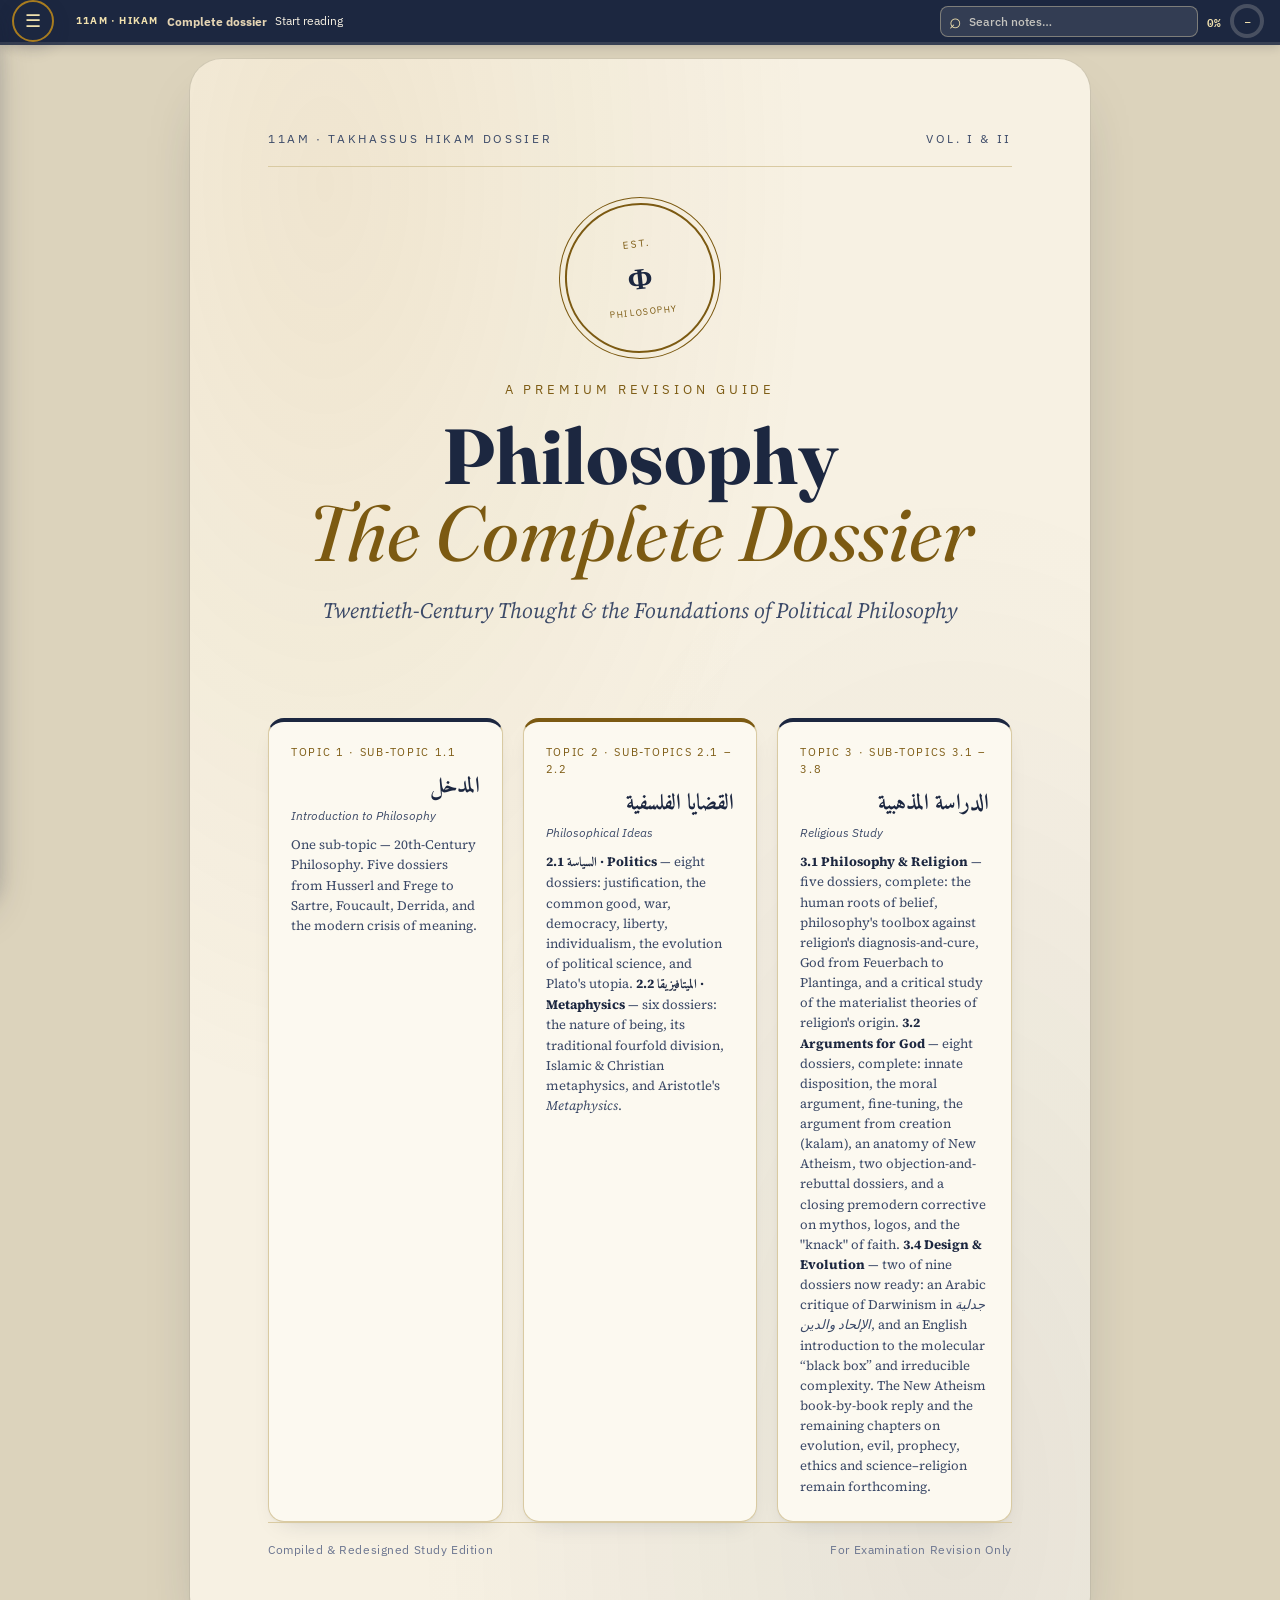
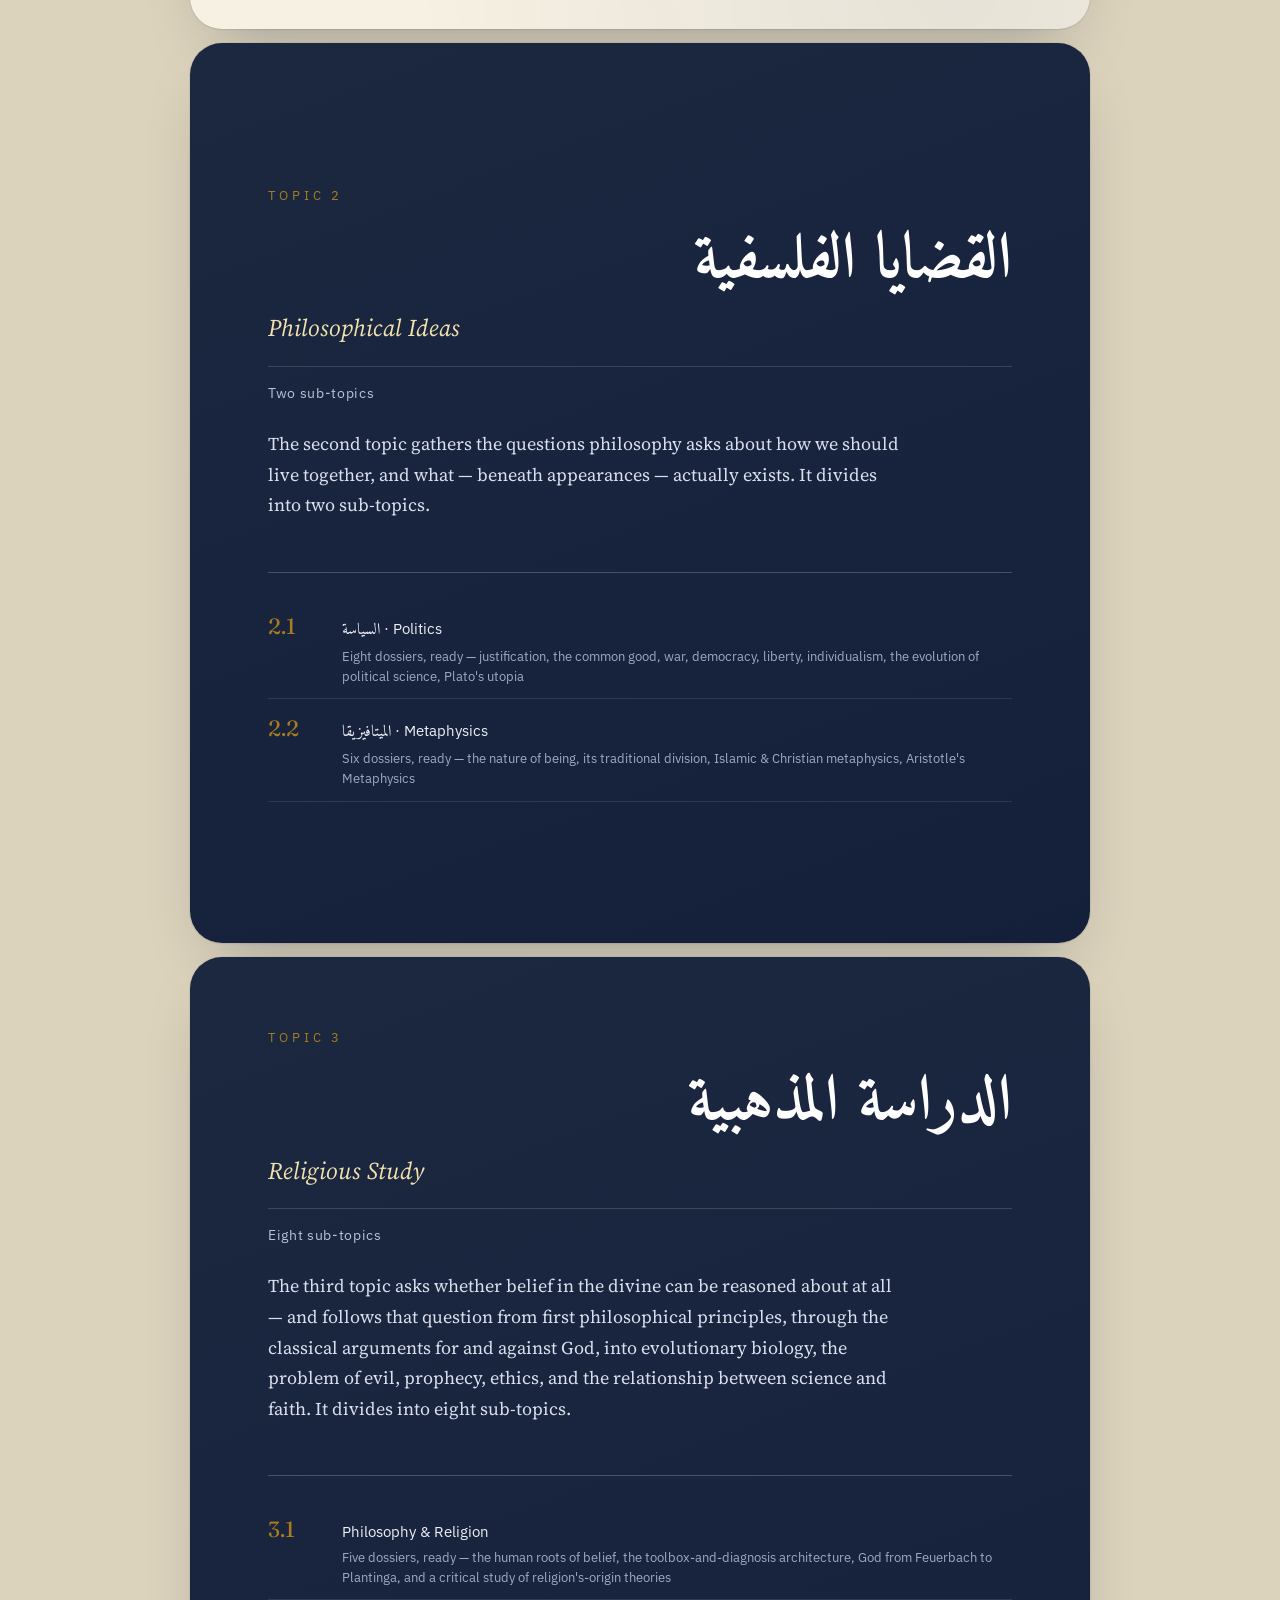
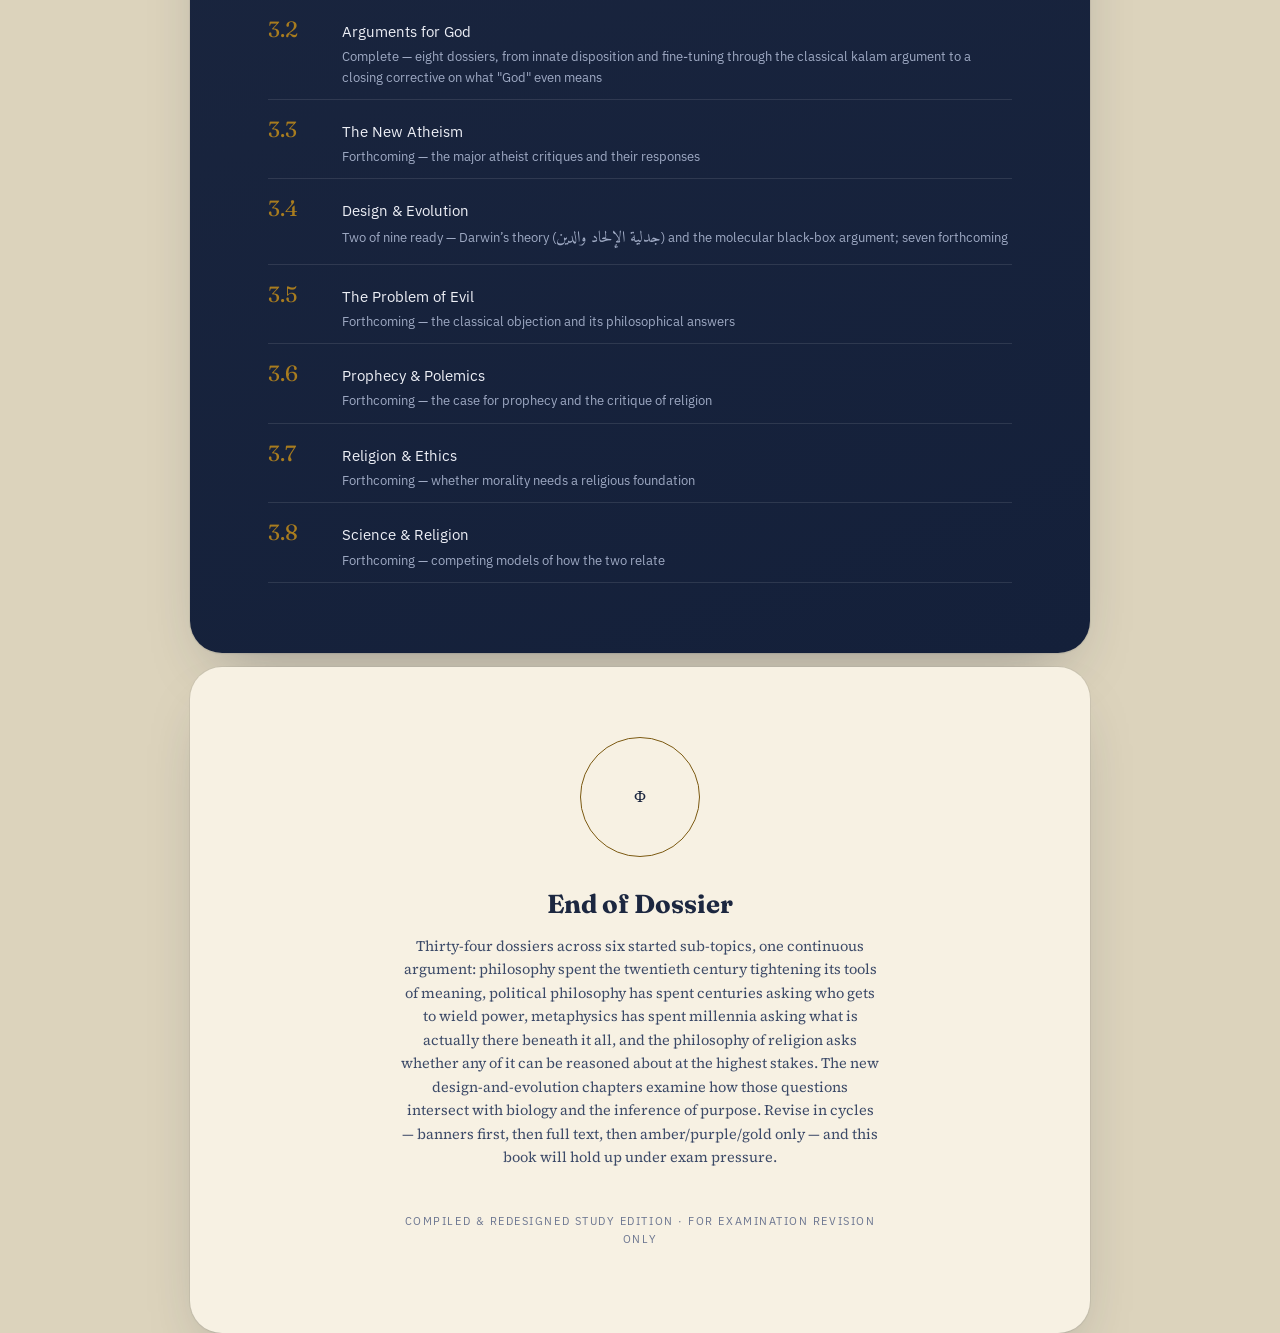
<file: src/main.html>
<!DOCTYPE html>
<html lang="en">
<head>
<meta charset="UTF-8">
<meta name="viewport" content="width=device-width, initial-scale=1.0">
<title>11AM — Takhassus Hikam Dossier</title>
<!-- Apply the saved on-screen revision preference before the book paints. -->
<script>
try {
  if (localStorage.getItem('11am-hikam-show-revisions-v1') === 'false')
    document.documentElement.classList.add('reader-hide-revisions');
} catch (error) { /* Reading remains available when device storage is blocked. */ }
</script>
<meta name="description" content="11AM Hikam — a bilingual Arabic and English academic philosophy dossier with 34 chapters, revision tools and offline reading.">
<meta name="theme-color" content="#132239">
<meta name="application-name" content="11AM — Takhassus Hikam Dossier">
<meta name="apple-mobile-web-app-capable" content="yes">
<meta name="apple-mobile-web-app-title" content="11AM Hikam">
<meta name="apple-mobile-web-app-status-bar-style" content="default">
<link rel="manifest" href="./manifest.webmanifest">
<link rel="icon" type="image/png" sizes="192x192" href="./icons/icon-192.png">
<link rel="apple-touch-icon" href="./icons/icon-192.png">
<link rel="canonical" href="https://mohdujjain.github.io/11am-hikam/">
<meta name="author" content="11AM Takhassus">
<meta property="og:locale" content="en_US">
<meta property="og:locale:alternate" content="ar_AR">
<meta property="og:type" content="website">
<meta property="og:site_name" content="11AM — Takhassus Hikam Dossier">
<meta property="og:title" content="11AM — Takhassus Hikam Dossier">
<meta property="og:description" content="A bilingual Arabic and English philosophy and religious studies dossier. Read, revise, and explore offline.">
<meta property="og:url" content="https://mohdujjain.github.io/11am-hikam/">
<meta property="og:image" content="https://mohdujjain.github.io/11am-hikam/og-image.jpg">
<meta property="og:image:secure_url" content="https://mohdujjain.github.io/11am-hikam/og-image.jpg">
<meta property="og:image:type" content="image/jpeg">
<meta property="og:image:width" content="1200">
<meta property="og:image:height" content="630">
<meta property="og:image:alt" content="11AM — Takhassus Hikam Dossier; bilingual philosophy and religious studies digital book">
<meta name="twitter:card" content="summary_large_image">
<meta name="twitter:title" content="11AM — Takhassus Hikam Dossier">
<meta name="twitter:description" content="Bilingual Arabic and English philosophy and religious studies. A digital study book available offline.">
<meta name="twitter:image" content="https://mohdujjain.github.io/11am-hikam/og-image.jpg">
<meta name="twitter:image:alt" content="11AM — Takhassus Hikam Dossier social preview card">

<link rel="preconnect" href="https://fonts.googleapis.com">
<link rel="preconnect" href="https://fonts.gstatic.com" crossorigin>
<link href="https://fonts.googleapis.com/css2?family=Fraunces:opsz,wght@9..144,300;9..144,400;9..144,500;9..144,600;9..144,700;9..144,800&family=Source+Serif+4:opsz,wght@8..60,400;8..60,500;8..60,600;8..60,700&family=Source+Serif+4:ital,opsz,wght@1,8..60,400;1,8..60,500&family=IBM+Plex+Sans:wght@400;500;600;700&family=IBM+Plex+Mono:wght@400;500&family=Amiri:ital,wght@0,400;0,700;1,400&family=Amiri+Quran&family=Noto+Sans+Arabic:wght@400;500;600;700&display=swap" rel="stylesheet">
<link rel="stylesheet" href="philosophy_notes.css">
</head>
<body>

<!-- Screen-only reading position indicators. One rail spans the entire book;
     the circular gauge tracks only the current dossier. -->
<header id="readingProgressHeader" class="reader-progress-header" aria-label="Reading progress">
  <div class="reader-progress-row">
    <span class="reader-progress-bookname">11AM · HIKAM</span>
    <span class="reader-progress-location">
      <button id="readerCurrentNumber" type="button" class="reader-chapter-label-btn"
              aria-controls="readerChapterPopover" aria-expanded="false"
              aria-label="Show current chapter title">Complete dossier</button>
      <bdi id="readerCurrentTitle" dir="auto">Start reading</bdi>
      <span id="readerCurrentSection" class="reader-progress-section" hidden></span>
    </span>
    <div id="readerSearchBox" class="reader-search-box" role="search" aria-label="Search the complete book">
      <label class="reader-sr-only" for="readerSearchInput">Search all notes, Arabic and English</label>
      <input id="readerSearchInput" type="search" placeholder="Search notes…" autocomplete="off"
             aria-controls="readerSearchResults" aria-expanded="false"
             aria-describedby="readerSearchHelp" spellcheck="false">
      <span class="reader-search-icon" aria-hidden="true">⌕</span>
      <div id="readerSearchResults" class="reader-search-results" aria-label="Search results" hidden>
        <p id="readerSearchHelp" class="reader-search-status" role="status" aria-live="polite">Type to search chapters, paragraphs, tables and learning aids.</p>
        <div id="readerSearchHits" class="reader-search-hits"></div>
      </div>
    </div>
    <button id="readerResumeShortcut" class="reader-resume-shortcut" type="button" hidden
            title="Continue from your saved reading place" aria-label="Continue reading from your saved place">↶</button>
    <span class="reader-progress-total" id="readerBookPercent" aria-hidden="true">0%</span>
    <span id="readerChapterRing" class="reader-progress-ring" role="progressbar"
          aria-label="Current chapter progress" aria-valuemin="0" aria-valuemax="100" aria-valuenow="0">
      <span id="readerChapterPercent" aria-hidden="true">—</span>
    </span>
  </div>
  <div id="readerBookTrack" class="reader-progress-track" role="progressbar"
       aria-label="Progress through the complete book" aria-valuemin="0" aria-valuemax="100" aria-valuenow="0">
    <div id="readerBookRail" class="reader-progress-rail"></div>
  </div>
</header>

<!-- The chapter label in the fixed header reveals its complete Arabic/English
     title on narrow screens, without increasing the header's height. -->
<div id="readerChapterPopover" class="reader-chapter-popover" hidden role="region"
     aria-label="Current chapter details">
  <strong id="readerPopoverNumber">Complete dossier</strong>
  <bdi id="readerPopoverTitle" dir="auto">Start reading</bdi>
  <span id="readerPopoverSection" hidden></span>
</div>

<section id="resumeReaderPrompt" class="resume-reader-prompt" role="region"
         aria-labelledby="resumeReaderTitle" hidden>
  <button id="resumeReaderDismiss" type="button" class="resume-reader-dismiss" aria-label="Dismiss resume reading suggestion">&#10005;</button>
  <div class="resume-reader-eyebrow">Your reading place on this device</div>
  <strong id="resumeReaderTitle">Continue where you left off?</strong>
  <p id="resumeReaderDescription"></p>
  <div class="resume-reader-actions">
    <button type="button" id="resumeReaderContinue" class="resume-reader-primary">Continue reading</button>
    <button type="button" id="resumeReaderStart">Start at beginning</button>
    <button type="button" id="resumeReaderForget">Forget saved place</button>
  </div>
</section>

<!-- ============================================================ -->
<!-- SIDEBAR NAVIGATION (screen only -- see @media print rule)     -->
<!-- Self-building: philosophy_notes.js reads the Topic dividers   -->
<!-- and every chapter's own kicker text to populate #tocTree, so  -->
<!-- nothing here needs updating when a new chapter/topic is added.-->
<!-- ============================================================ -->
<button type="button" id="tocFab" aria-label="Open contents and tools" aria-controls="tocSidebar" aria-expanded="false">&#9776;</button>
<div id="tocBackdrop" class="toc-backdrop" aria-hidden="true" hidden></div>
<aside id="tocSidebar" class="toc-sidebar" tabindex="-1" role="dialog" aria-modal="true" aria-hidden="true" aria-labelledby="tocSidebarHeading" inert>
  <div class="toc-sidebar-head">
    <div>
      <h2 id="tocSidebarHeading">Contents &amp; Tools</h2>
      <p id="tocReadingStatus" class="toc-reading-status">Navigate the complete dossier</p>
    </div>
    <button type="button" id="tocSidebarClose" aria-label="Close contents">&#10005;</button>
  </div>
  <div class="toc-tabs" role="tablist" aria-label="Contents sidebar views">
    <button type="button" id="tocIndexTab" class="toc-tab" role="tab" aria-selected="true"
            aria-controls="tocIndexPanel" tabindex="0">Index</button>
    <button type="button" id="tocToolsTab" class="toc-tab" role="tab" aria-selected="false"
            aria-controls="tocToolsPanel" tabindex="-1">Tools</button>
  </div>
  <div id="tocIndexPanel" class="toc-tab-panel toc-index-panel" role="tabpanel" aria-labelledby="tocIndexTab">
    <div class="toc-index-actions">
    <div class="toc-expand-actions">
      <button type="button" id="tocExpandAll" title="Expand topics, sub-topics and chapter sections">Expand all levels</button>
      <button type="button" id="tocCollapseAll" title="Collapse topics, sub-topics and chapter sections">Collapse all levels</button>
    </div>
    </div>
    <nav class="toc-tree" id="tocTree" aria-label="Book contents and sections"></nav>
  </div>
  <div id="tocToolsPanel" class="toc-tab-panel toc-tools-panel" role="tabpanel"
       aria-labelledby="tocToolsTab" hidden inert>
    <section class="toc-tools-resume" id="tocToolsResumeSection" hidden>
      <h3>Continue reading</h3>
      <button type="button" id="tocToolsResume" class="toc-resume-action" hidden>↶ Continue reading</button>
      <p>Your reading place is saved on this device.</p>
    </section>
    <section class="toc-tools-revision" aria-labelledby="tocRevisionVisibilityHeading">
      <h3 id="tocRevisionVisibilityHeading">Revision visibility</h3>
      <label class="toc-revision-toggle" for="tocShowRevisionBlocks">
        <input type="checkbox" id="tocShowRevisionBlocks" checked aria-describedby="tocRevisionVisibilityHint tocRevisionVisibilityStatus">
        <span>Show chapter Revision Blocks</span>
      </label>
      <p id="tocRevisionVisibilityHint">Applies to all chapter summaries, revision sheets, definitions, memory aids and exam questions. Saved on this device; PDF options are separate.</p>
      <p id="tocRevisionVisibilityStatus" class="toc-revision-status" role="status" aria-live="polite"></p>
    </section>
  <details class="toc-print-disclosure" id="tocPrintDisclosure">
    <summary>Print / Export PDF</summary>
    <div class="toc-print-panel">
      <label for="tocPrintRange">Chapters to print</label>
      <input type="text" id="tocPrintRange" placeholder="e.g. 8-10,1,15" autocomplete="off" aria-describedby="tocPrintHint tocPrintPreview tocPrintError">
      <p class="hint" id="tocPrintHint">Use the <strong>#</strong> numbers below. Ranges and individual chapters print <strong>in the order entered</strong> (for example, 8-10,1).</p>
      <label class="toc-print-option"><input type="checkbox" id="tocPrintRevision" checked> Include chapter revision pages</label>
      <p class="toc-print-preview" id="tocPrintPreview" role="status" aria-live="polite"></p>
      <p class="toc-print-error" id="tocPrintError"></p>
      <div class="toc-print-actions">
        <button type="button" id="tocPrintSelected" class="toc-print-btn primary" disabled>Print Selected</button>
        <button type="button" id="tocPrintAll" class="toc-print-btn">Print All</button>
      </div>
      <p class="hint">Selected chapters print without the book's cover and topic dividers. For complete-book printing, use Print All. In Chrome/Edge, leave Margins on "Default".</p>
    </div>
  </details>

  <!-- PWA availability status lives only in the screen sidebar and does not affect the book/PDF. -->
  <section class="offline-reader-panel" aria-label="Offline reading">
    <strong>Offline reading</strong>
    <p id="offlineStatus" role="status" aria-live="polite">Preparing the book for offline reading…</p>
    <p class="offline-edition-meta">Saved edition: <code id="offlineEditionId">Checking…</code></p>
    <button type="button" id="keepOffline" class="offline-keep-btn">Keep on this device</button>
    <button type="button" id="offlineCheckUpdate" class="offline-keep-btn" disabled>Check for updates</button>
    <p id="offlineCheckResult" class="offline-check-result" role="status" aria-live="polite"></p>
  </section>

</aside>

<!-- ============================================================ -->
<!-- COVER PAGE                                                    -->
<!-- ============================================================ -->
<div class="page cover">
  <div class="cover-top">
    <span>11AM · Takhassus Hikam Dossier</span>
    <span>Vol. I &amp; II</span>
  </div>

  <div class="cover-main">
    <div class="cover-seal">
      <span class="s1">Est.</span>
      <span class="s2">Φ</span>
      <span class="s3">Philosophy</span>
    </div>
    <div class="cover-eyebrow">A Premium Revision Guide</div>
    <h1 class="cover-title">Philosophy<br><em>The Complete Dossier</em></h1>
    <p class="cover-sub">Twentieth-Century Thought &amp; the Foundations of Political Philosophy</p>
  </div>

  <div class="cover-parts">
    <div class="cover-part-card">
      <div class="pk">Topic 1 · Sub-topic 1.1</div>
      <h3><span class="ar" lang="ar">المدخل</span></h3>
      <div class="pk-en">Introduction to Philosophy</div>
      <p>One sub-topic — 20th-Century Philosophy. Five dossiers from Husserl and Frege to Sartre, Foucault, Derrida, and the modern crisis of meaning.</p>
    </div>
    <div class="cover-part-card gold">
      <div class="pk">Topic 2 · Sub-topics 2.1 – 2.2</div>
      <h3><span class="ar" lang="ar">القضايا الفلسفية</span></h3>
      <div class="pk-en">Philosophical Ideas</div>
      <p><strong>2.1 <span class="ar" lang="ar">السياسة</span> · Politics</strong> — eight dossiers: justification, the common good, war, democracy, liberty, individualism, the evolution of political science, and Plato's utopia. <strong>2.2 <span class="ar" lang="ar">الميتافيزيقا</span> · Metaphysics</strong> — six dossiers: the nature of being, its traditional fourfold division, Islamic &amp; Christian metaphysics, and Aristotle's <em>Metaphysics</em>.</p>
    </div>
    <div class="cover-part-card">
      <div class="pk">Topic 3 · Sub-topics 3.1 – 3.8</div>
      <h3><span class="ar" lang="ar">الدراسة المذهبية</span></h3>
      <div class="pk-en">Religious Study</div>
      <p><strong>3.1 Philosophy &amp; Religion</strong> — five dossiers, complete: the human roots of belief, philosophy's toolbox against religion's diagnosis-and-cure, God from Feuerbach to Plantinga, and a critical study of the materialist theories of religion's origin. <strong>3.2 Arguments for God</strong> — eight dossiers, complete: innate disposition, the moral argument, fine-tuning, the argument from creation (kalam), an anatomy of New Atheism, two objection-and-rebuttal dossiers, and a closing premodern corrective on mythos, logos, and the "knack" of faith. <strong>3.4 Design &amp; Evolution</strong> — two of nine dossiers now ready: an Arabic critique of Darwinism in <em>جدلية الإلحاد والدين</em>, and an English introduction to the molecular “black box” and irreducible complexity. The New Atheism book-by-book reply and the remaining chapters on evolution, evil, prophecy, ethics and science–religion remain forthcoming.</p>
    </div>
  </div>

  <div class="cover-bottom">
    <span>Compiled &amp; Redesigned Study Edition</span>
    <span>For Examination Revision Only</span>
  </div>
</div>

<!-- ============================================================ -->
<!-- TABLE OF CONTENTS                                             -->
<!-- Kept in the DOM for the printed/exported PDF (which still     -->
<!-- opens with a real contents page) but hidden on screen -- see  -->
<!-- "#toc{display:none}" under the screen media block. On-screen  -->
<!-- navigation now lives in the sidebar (see the FAB + #tocSidebar-->
<!-- right after <body>) instead of this page and the old .quicknav-->
<!-- bar, which is removed.                                        -->
<!-- ============================================================ -->
<div class="page" id="toc">
  <h2 class="sec" style="border-color:var(--ink);"><span class="secnum" style="background:var(--gold-pale); color:var(--gold-deep); border-color:var(--gold);">Contents</span> Table of Dossiers</h2>
  <p class="toc-note">Every entry below, and every "↑ Contents" link throughout the book, is a live clickable link — both on screen and inside an exported PDF. This edition does not display page numbers next to each entry: that specific feature (resolving a link to the page number it points to) needs a dedicated PDF renderer that Chrome's own built-in "Print to PDF" doesn't include, so the column is intentionally left blank here rather than showing a number that may not match.</p>

  <div class="toc-topic">
    <a class="toc-topic-title" href="#t1"><span class="tt-num">Topic 1</span><span class="ar" lang="ar">المدخل</span><span class="tt-en">Introduction to Philosophy</span></a>
    <div class="toc-part">
      <div class="toc-part-title">Sub-topic 1.1 — 20th-Century Philosophy (<span class="ar" lang="ar">فلسفة القرن العشرين</span>)</div>
      <a class="toc-item" href="#ch1-1-1"><span class="tn">1.1.1</span><span class="tt">Towards an Assessment of Twentieth-Century Philosophy</span><span class="ts">Routledge</span></a>
      <a class="toc-item" href="#ch1-1-2"><span class="tn">1.1.2</span><span class="tt">Twentieth-Century Moral Philosophy</span><span class="ts">Routledge</span></a>
      <a class="toc-item" href="#ch1-1-3"><span class="tn">1.1.3</span><span class="tt">Philosophy of Science</span><span class="ts">Blackwell</span></a>
      <a class="toc-item" href="#ch1-1-4"><span class="tn">1.1.4</span><span class="tt">Sartre, Foucault and Derrida</span><span class="ts">Blackwell</span></a>
      <a class="toc-item" href="#ch1-1-5"><span class="tn">1.1.5</span><span class="tt">The Gap Between Knowledge and Wisdom</span><span class="ts">Continental Phil.</span></a>
    </div>
  </div>

  <div class="toc-topic">
    <a class="toc-topic-title" href="#t2"><span class="tt-num">Topic 2</span><span class="ar" lang="ar">القضايا الفلسفية</span><span class="tt-en">Philosophical Ideas</span></a>
    <div class="toc-part">
      <div class="toc-part-title">Sub-topic 2.1 — Politics (<span class="ar" lang="ar">السياسة</span>)</div>
      <a class="toc-item" href="#ch2-1-1"><span class="tn">2.1.1</span><span class="tt">Introduction to Political Philosophy</span><span class="ts">Cambridge</span></a>
      <a class="toc-item" href="#ch2-1-2"><span class="tn">2.1.2</span><span class="tt">The Common Good</span><span class="ts">Cambridge</span></a>
      <a class="toc-item" href="#ch2-1-3"><span class="tn">2.1.3</span><span class="tt">War</span><span class="ts">Cambridge</span></a>
      <a class="toc-item" href="#ch2-1-4"><span class="tn">2.1.4</span><span class="tt">Introduction &amp; Who Should Rule?</span><span class="ts">Oxford</span></a>
      <a class="toc-item" href="#ch2-1-5"><span class="tn">2.1.5</span><span class="tt">The Place of Liberty</span><span class="ts">Oxford</span></a>
      <a class="toc-item" href="#ch2-1-6"><span class="tn">2.1.6</span><span class="tt">Individualism, Justice, Feminism</span><span class="ts">Oxford</span></a>
      <a class="toc-item" href="#ch2-1-7"><span class="tn">2.1.7</span><span class="tt ar" lang="ar">تطور علم السياسة</span><span class="ts">Brief</span></a>
      <a class="toc-item" href="#ch2-1-8"><span class="tn">2.1.8</span><span class="tt ar" lang="ar">أفلاطون والمدينة الفاضلة</span><span class="ts">Brief</span></a>
    </div>
    <div class="toc-part">
      <div class="toc-part-title">Sub-topic 2.2 — Metaphysics (<span class="ar" lang="ar">الميتافيزيقا</span>)</div>
      <a class="toc-item" href="#ch2-2-1"><span class="tn">2.2.1</span><span class="tt ar" lang="ar">ما الميتافيزيقا</span><span class="ts">Brief</span></a>
      <a class="toc-item" href="#ch2-2-2"><span class="tn">2.2.2</span><span class="tt ar" lang="ar">التقسيم التقليدي للميتافيزيقا</span><span class="ts">Brief</span></a>
      <a class="toc-item" href="#ch2-2-3"><span class="tn">2.2.3</span><span class="tt ar" lang="ar">الميتافيزيقا عند فلاسفة الإسلام والمسيحية</span><span class="ts">Brief</span></a>
      <a class="toc-item" href="#ch2-2-4"><span class="tn">2.2.4</span><span class="tt ar" lang="ar">أرسطوطاليس والميتافيزيقا</span><span class="ts">Brief</span></a>
      <a class="toc-item" href="#ch2-2-5"><span class="tn">2.2.5</span><span class="tt">The First Philosophy: Aristotle's Metaphysics (I)</span><span class="ts">Companion</span></a>
      <a class="toc-item" href="#ch2-2-6"><span class="tn">2.2.6</span><span class="tt">Architecture of Reality: Aristotle's Metaphysics (II)</span><span class="ts">Companion</span></a>
    </div>
  </div>

  <div class="toc-topic">
    <a class="toc-topic-title" href="#t3"><span class="tt-num">Topic 3</span><span class="ar" lang="ar">الدراسة المذهبية</span><span class="tt-en">Religious Study</span></a>
    <div class="toc-part">
      <div class="toc-part-title">Sub-topic 3.1 — Philosophy &amp; Religion</div>
      <a class="toc-item" href="#ch3-1-1"><span class="tn">3.1.1</span><span class="tt">Philosophy and Religion: The Human Imperative</span><span class="ts">Brief</span></a>
      <a class="toc-item" href="#ch3-1-2"><span class="tn">3.1.2</span><span class="tt">The Architecture of Divine Inquiry</span><span class="ts">Brief</span></a>
      <a class="toc-item" href="#ch3-1-3"><span class="tn">3.1.3</span><span class="tt">The Evolution of the Divine</span><span class="ts">Brief</span></a>
      <a class="toc-item" href="#ch3-1-4"><span class="tn">3.1.4</span><span class="tt ar" lang="ar">نظرية حول نشوء الدين</span><span class="ts">Brief</span></a>
      <a class="toc-item" href="#ch3-1-5"><span class="tn">3.1.5</span><span class="tt ar" lang="ar">الاعتراضات الإجمالية على الأديان</span><span class="ts">Brief</span></a>
    </div>
    <div class="toc-part">
      <div class="toc-part-title">Sub-topic 3.2 — Arguments for God</div>
      <a class="toc-item" href="#ch3-2-1"><span class="tn">3.2.1</span><span class="tt ar" lang="ar">تمهيد — برهان النزوع الفطري</span><span class="ts">Brief</span></a>
      <a class="toc-item" href="#ch3-2-2"><span class="tn">3.2.2</span><span class="tt ar" lang="ar">البرهان الأخلاقي</span><span class="ts">Brief</span></a>
      <a class="toc-item" href="#ch3-2-3"><span class="tn">3.2.3</span><span class="tt ar" lang="ar">برهان الضبط الدقيق</span><span class="ts">Brief</span></a>
      <a class="toc-item" href="#ch3-2-4"><span class="tn">3.2.4</span><span class="tt ar" lang="ar">الدلالة العقلية الأولى على وجود الله</span><span class="ts">Brief</span></a>
      <a class="toc-item" href="#ch3-2-5"><span class="tn">3.2.5</span><span class="tt ar" lang="ar">الإلحاد الجديد</span><span class="ts">Brief</span></a>
      <a class="toc-item" href="#ch3-2-6"><span class="tn">3.2.6</span><span class="tt ar" lang="ar">أفي الله شك؟</span><span class="ts">Brief</span></a>
      <a class="toc-item" href="#ch3-2-7"><span class="tn">3.2.7</span><span class="tt ar" lang="ar">شبهات حول أدلة وجود الله</span><span class="ts">Brief</span></a>
      <a class="toc-item" href="#ch3-2-8"><span class="tn">3.2.8</span><span class="tt">Introduction (The Case for God)</span><span class="ts">Armstrong</span></a>
    </div>
    <div class="toc-part">
      <div class="toc-part-title">Sub-topic 3.3 — The New Atheism</div>
      <div class="toc-forthcoming"><span class="tn">3.3.1</span><span class="tt">Index of Famous Atheists' Books</span></div>
      <div class="toc-forthcoming"><span class="tn">3.3.2</span><span class="tt ar" lang="ar">اختراق عقل: دلائل الإيمان في مواجهة شبهات الملحدين والمتشككين</span></div>
      <div class="toc-forthcoming"><span class="tn">3.3.3</span><span class="tt ar" lang="ar">جدلية الإلحاد والدين</span></div>
      <div class="toc-forthcoming"><span class="tn">3.3.4</span><span class="tt ar" lang="ar">فمن خلق الله؟</span></div>
      <div class="toc-forthcoming"><span class="tn">3.3.5</span><span class="tt ar" lang="ar">نهاية حلم وهم الإله</span></div>
      <div class="toc-forthcoming"><span class="tn">3.3.6</span><span class="tt">Introduction</span></div>
      <div class="toc-forthcoming"><span class="tn">3.3.7</span><span class="tt">Is Religion Evil?</span></div>
      <div class="toc-forthcoming"><span class="tn">3.3.8</span><span class="tt">The Monkey Machine</span></div>
    </div>
    <div class="toc-part">
      <div class="toc-part-title">Sub-topic 3.4 — Design &amp; Evolution</div>
      <div class="toc-forthcoming"><span class="tn">3.4.1</span><span class="tt ar" lang="ar">الاقتباسات النورانية 1446هـ — المجلس الأول</span></div>
      <div class="toc-forthcoming"><span class="tn">3.4.2</span><span class="tt ar" lang="ar">برهان النظم في عالم الأحياء — هل يتحدى التطور وجود الله؟</span></div>
      <a class="toc-item" href="#ch3-4-3"><span class="tn">3.4.3</span><span class="tt ar" lang="ar">نظرية داروين (جدلية الإلحاد والدين)</span><span class="ts">علي الحسيني</span></a>
      <a class="toc-item" href="#ch3-4-4"><span class="tn">3.4.4</span><span class="tt">Introduction + Part One — A Black Box under the Microscope</span><span class="ts">Biochemistry</span></a>
      <div class="toc-forthcoming"><span class="tn">3.4.5</span><span class="tt">Liliputian Biology</span></div>
      <div class="toc-forthcoming"><span class="tn">3.4.6</span><span class="tt">Questions about Design</span></div>
      <div class="toc-forthcoming"><span class="tn">3.4.7</span><span class="tt">Ten Years Later</span></div>
      <div class="toc-forthcoming"><span class="tn">3.4.8</span><span class="tt">The Nature and Scope of Evolution</span></div>
      <div class="toc-forthcoming"><span class="tn">3.4.9</span><span class="tt">The Origin of Life</span></div>
    </div>
    <div class="toc-part">
      <div class="toc-part-title">Sub-topic 3.5 — The Problem of Evil</div>
      <div class="toc-forthcoming"><span class="tn">3.5.1</span><span class="tt ar" lang="ar">مشكلة الشر ووجود الله</span></div>
      <div class="toc-forthcoming"><span class="tn">3.5.2</span><span class="tt ar" lang="ar">اختراق عقل</span></div>
      <div class="toc-forthcoming"><span class="tn">3.5.3</span><span class="tt ar" lang="ar">شبهات وجود الشرور والنقص في العالم الدنيوي</span></div>
      <div class="toc-forthcoming"><span class="tn">3.5.4</span><span class="tt ar" lang="ar">إجابة ابن سينا عن مفارقة العناية الإلهية والشر</span></div>
    </div>
    <div class="toc-part">
      <div class="toc-part-title">Sub-topic 3.6 — Prophecy &amp; Polemics</div>
      <div class="toc-forthcoming"><span class="tn">3.6.1</span><span class="tt ar" lang="ar">براهين النبوة</span></div>
      <div class="toc-forthcoming"><span class="tn">3.6.2</span><span class="tt ar" lang="ar">عالم دون أنبياء</span></div>
      <div class="toc-forthcoming"><span class="tn">3.6.3</span><span class="tt ar" lang="ar">إثارات حول الأديان عامة والإسلام خاصة</span></div>
      <div class="toc-forthcoming"><span class="tn">3.6.4</span><span class="tt ar" lang="ar">شبهات حول ضرورة ابتعاث الأنبياء</span></div>
      <div class="toc-forthcoming"><span class="tn">3.6.5</span><span class="tt ar" lang="ar">ظاهرة نقد الدين</span></div>
      <div class="toc-forthcoming"><span class="tn">3.6.6</span><span class="tt ar" lang="ar">أهمية الدين في المجتمع</span></div>
    </div>
    <div class="toc-part">
      <div class="toc-part-title">Sub-topic 3.7 — Religion &amp; Ethics</div>
      <div class="toc-forthcoming"><span class="tn">3.7.1</span><span class="tt ar" lang="ar">الادعاء بأن الأديان تفسد الأخلاق الإنسانية</span></div>
      <div class="toc-forthcoming"><span class="tn">3.7.2</span><span class="tt ar" lang="ar">الدين والأخلاق</span></div>
      <div class="toc-forthcoming"><span class="tn">3.7.3</span><span class="tt ar" lang="ar">منشأ الأخلاق</span></div>
    </div>
    <div class="toc-part">
      <div class="toc-part-title">Sub-topic 3.8 — Science &amp; Religion</div>
      <div class="toc-forthcoming"><span class="tn">3.8.1</span><span class="tt ar" lang="ar">الاقتباسات النورانية 1447هـ</span></div>
      <div class="toc-forthcoming"><span class="tn">3.8.2</span><span class="tt ar" lang="ar">النظريات في نسبة العلم والدين</span></div>
      <div class="toc-forthcoming"><span class="tn">3.8.3</span><span class="tt ar" lang="ar">الخدمات المتبادلة بين العلم والدين</span></div>
      <div class="toc-forthcoming"><span class="tn">3.8.4</span><span class="tt ar" lang="ar">الادعاء بأن الدين معارض للعلم التجريبي</span></div>
    </div>
  </div>
</div>

<!-- INCLUDE:subtopic-1-1.html -->

<!-- ============================================================ -->
<!-- SUB-TOPIC 2.1 DIVIDER                                         -->
<!-- ============================================================ -->
<!-- ============================================================ -->
<!-- TOPIC 2 OVERVIEW DIVIDER                                      -->
<!-- ============================================================ -->
<div class="page part-divider" id="t2">
  <div class="pd-kicker">Topic 2</div>
  <h1 class="ar" lang="ar">القضايا الفلسفية</h1>
  <div class="pd-en-title">Philosophical Ideas</div>
  <div class="pd-sub">Two sub-topics</div>
  <p class="pd-lede">The second topic gathers the questions philosophy asks about how we should live together, and what — beneath appearances — actually exists. It divides into two sub-topics.</p>
  <div class="pd-list">
    <div class="pd-list-item"><span class="n">2.1</span><span class="t"><span class="ar" lang="ar">السياسة</span> · Politics<small>Eight dossiers, ready — justification, the common good, war, democracy, liberty, individualism, the evolution of political science, Plato's utopia</small></span></div>
    <div class="pd-list-item"><span class="n">2.2</span><span class="t"><span class="ar" lang="ar">الميتافيزيقا</span> · Metaphysics<small>Six dossiers, ready — the nature of being, its traditional division, Islamic &amp; Christian metaphysics, Aristotle's Metaphysics</small></span></div>
  </div>
</div>


<!-- INCLUDE:subtopic-2-1.html -->

<!-- INCLUDE:subtopic-2-2.html -->

<!-- ============================================================ -->
<!-- TOPIC 3 OVERVIEW DIVIDER                                      -->
<!-- ============================================================ -->
<div class="page part-divider" id="t3">
  <div class="pd-kicker">Topic 3</div>
  <h1 class="ar" lang="ar">الدراسة المذهبية</h1>
  <div class="pd-en-title">Religious Study</div>
  <div class="pd-sub">Eight sub-topics</div>
  <p class="pd-lede">The third topic asks whether belief in the divine can be reasoned about at all — and follows that question from first philosophical principles, through the classical arguments for and against God, into evolutionary biology, the problem of evil, prophecy, ethics, and the relationship between science and faith. It divides into eight sub-topics.</p>
  <div class="pd-list">
    <div class="pd-list-item"><span class="n">3.1</span><span class="t">Philosophy &amp; Religion<small>Five dossiers, ready — the human roots of belief, the toolbox-and-diagnosis architecture, God from Feuerbach to Plantinga, and a critical study of religion's-origin theories</small></span></div>
    <div class="pd-list-item"><span class="n">3.2</span><span class="t">Arguments for God<small>Complete — eight dossiers, from innate disposition and fine-tuning through the classical kalam argument to a closing corrective on what "God" even means</small></span></div>
    <div class="pd-list-item"><span class="n">3.3</span><span class="t">The New Atheism<small>Forthcoming — the major atheist critiques and their responses</small></span></div>
    <div class="pd-list-item"><span class="n">3.4</span><span class="t">Design &amp; Evolution<small>Two of nine ready — Darwin’s theory (<span class="ar" lang="ar">جدلية الإلحاد والدين</span>) and the molecular black-box argument; seven forthcoming</small></span></div>
    <div class="pd-list-item"><span class="n">3.5</span><span class="t">The Problem of Evil<small>Forthcoming — the classical objection and its philosophical answers</small></span></div>
    <div class="pd-list-item"><span class="n">3.6</span><span class="t">Prophecy &amp; Polemics<small>Forthcoming — the case for prophecy and the critique of religion</small></span></div>
    <div class="pd-list-item"><span class="n">3.7</span><span class="t">Religion &amp; Ethics<small>Forthcoming — whether morality needs a religious foundation</small></span></div>
    <div class="pd-list-item"><span class="n">3.8</span><span class="t">Science &amp; Religion<small>Forthcoming — competing models of how the two relate</small></span></div>
  </div>
</div>

<!-- INCLUDE:subtopic-3-1.html -->

<!-- INCLUDE:subtopic-3-2.html -->

<!-- ============================================================ -->
<!-- TOPIC 3: 3.3 remains forthcoming. 3.4 is partially ready.  -->
<!-- Add 3.3 above 3.4 when its dossiers become available; keep   -->
<!-- the final printed book's numerical sub-topic order.         -->
<!-- ============================================================ -->

<!-- INCLUDE:subtopic-3-4.html -->

<!-- COLOPHON / CLOSING                                            -->
<!-- ============================================================ -->
<div class="page colophon">
  <div class="cseal">Φ</div>
  <h3>End of Dossier</h3>
  <p>Thirty-four dossiers across six started sub-topics, one continuous argument: philosophy spent the twentieth century tightening its tools of meaning, political philosophy has spent centuries asking who gets to wield power, metaphysics has spent millennia asking what is actually there beneath it all, and the philosophy of religion asks whether any of it can be reasoned about at the highest stakes. The new design-and-evolution chapters examine how those questions intersect with biology and the inference of purpose. Revise in cycles — banners first, then full text, then amber/purple/gold only — and this book will hold up under exam pressure.</p>
  <p style="margin-top:28px; font-family:var(--font-sans); font-size:11px; letter-spacing:.14em; text-transform:uppercase; color:var(--ink-faint);">Compiled &amp; Redesigned Study Edition · For Examination Revision Only</p>
</div>


<!-- Only appears when a newly cached edition is ready; not part of the printed book. -->
<aside id="editionUpdateNotice" class="edition-update-notice" role="status" aria-live="polite" hidden>
  <span class="edition-update-copy"><strong>New edition ready.</strong> The updated book has been saved for offline reading.</span>
  <button id="editionReloadBtn" type="button" class="edition-update-reload">Reload book</button>
  <button id="editionDismissBtn" type="button" class="edition-update-close" aria-label="Dismiss new-edition notice">&#215;</button>
</aside>

<script src="philosophy_notes.js"></script>


<script src="offline-reader.js" defer></script>
</body>
</html>
</file>
<file: src/philosophy_notes.css>
/* ============================================================
   PHILOSOPHY REVISION DOSSIER — DESIGN SYSTEM
   Palette: parchment / navy ink / gold — an academic dossier
   Chapters carry a rotating identity hue (step 20°) while every
   semantic box type (definition, concept, tip…) keeps ONE fixed
   colour throughout the whole book. Structure over decoration.
   ============================================================ */

/* ------------------------------------------------------------
   NUMBERING CONVENTION — read this before adding new material
   ------------------------------------------------------------
   Level 1  "Topic"       e.g.  1            broadest grouping
   Level 2  "Sub-topic"   e.g.  1.1          one Part-divider page
   Level 3  "Chapter"     e.g.  1.1.1        one dossier / .chapter section

   Currently built (auto-inventoried by the sidebar — this note may lag,
   the live document is authoritative):
     Topic 1 → Sub-topic 1.1, Chapters 1.1.1–1.1.5
     Topic 2 → Sub-topic 2.1 (2.1.1–2.1.8), Sub-topic 2.2 (2.2.1–2.2.6)
     Topic 3 → Sub-topic 3.1 (3.1.1–3.1.3 so far, 3.1.4–3.1.5 planned)

   TO ADD A NEW CHAPTER (e.g. 1.1.6):
     1. Copy an existing <section class="chapter"> block whole.
     2. Set id="ch1-1-6" and --hue to the next step (+20° from the last
        chapter used anywhere in the book, in document order; wrap at 360).
     3. Update .chapter-tabnum, .chapter-stamp, .chapter-title, .chapter-source.
     4. Add a row in the Table of Contents. On-screen navigation needs no
        manual update — philosophy_notes.js builds the sidebar (and each
        chapter's #N badge) from the live document every load; there is no
        .quicknav bar to hand-maintain any more.
     5. Keep the six box types (definition/concept/tip/mistake/memory/
        highyield) in their FIXED colours — never recolour a box type
        per-chapter; only structural chrome (tab, stamp, table headers,
        blockquote rule) should use var(--hue).

   TO ADD A NEW SUB-TOPIC (e.g. 1.2):
     1. Duplicate a .part-divider block, update id="p1b" (or similar),
        pd-kicker to "Topic 1 · Sub-topic 1.2", and the chapter list.
     2. Chapters nest under it exactly as above (ids ch1-2-1, ch1-2-2 …).

   TO ADD A NEW TOPIC (e.g. Topic 3):
     1. Add a new .part-divider "chapter-page" as a top-level section.
     2. Everything below cascades: Sub-topic 3.1 → Chapters 3.1.1 …

   ARABIC / RTL CHAPTERS:
     Wrap the chapter's outer <section> (or any inner block) with
     class="rtl" and lang="ar" — see the "Arabic / RTL Support" CSS
     block below. Use <span class="ar"> / <p class="ar"> for inline
     Arabic text inside an otherwise LTR chapter (e.g. the قضايا
     فلسفية sub-topic title). The Amiri family is already loaded.
   ------------------------------------------------------------ */

:root{
  --parchment:#F7F1E3;
  --parchment-deep:#EFE3C8;
  --paper-line:#D9CAA2;
  --paper-line-soft:#E6DAB9;
  --ink:#1C2740;
  --ink-soft:#3C4A68;
  --ink-faint:#6B7590;
  --gold:#A87C1F;
  --gold-deep:#7C5A12;
  --gold-pale:#F1E1AE;
  --white-card:#FCF9F0;

  --c-def:#1F4173;        --c-def-bg:#E9F0FA;      --c-def-bd:#B8CBE7;
  --c-concept:#256B45;    --c-concept-bg:#E9F5EC;  --c-concept-bd:#BEDDC7;
  --c-tip:#96540E;        --c-tip-bg:#FBF0DB;      --c-tip-bd:#E7C583;
  --c-mistake:#8C2E2E;    --c-mistake-bg:#FAEAEA;  --c-mistake-bd:#E4B8B8;
  --c-memory:#5A3A78;     --c-memory-bg:#F1EAF7;   --c-memory-bd:#D3BFE1;
  --c-highyield:#7E5C0C;  --c-highyield-bg:#FBF1D3; --c-highyield-bd:#E2C475;

  --font-display:'Fraunces', Georgia, 'Times New Roman', serif;
  --font-body:'Source Serif 4', Georgia, 'Times New Roman', serif;
  --font-sans:'IBM Plex Sans', 'Helvetica Neue', Arial, sans-serif;
  --font-mono:'IBM Plex Mono', 'Courier New', monospace;
  --font-arabic:'Amiri', 'Amiri Quran', 'Noto Sans Arabic', 'Traditional Arabic', serif;
  --font-arabic-sans:'Noto Sans Arabic', 'Amiri', Tahoma, sans-serif;

  /* ---- SaaS elevation pass: radius + shadow scale (screen only — see
     the print-safety reset near the other @media print rules, which zeroes
     both on every full-bleed page element so nothing here disturbs the
     paged-media/JS pagination system). Shadows are tinted with the ink
     navy rather than flat black, to read as part of this palette rather
     than a generic default. ---- */
  --radius-sm:10px;
  --radius-md:16px;
  --radius-lg:24px;
  --radius-xl:32px;
  --shadow-card:0 1px 2px rgba(28,39,64,.05), 0 28px 64px -28px rgba(28,39,64,.38), 0 0 0 1px rgba(28,39,64,.05);
  --shadow-soft:0 1px 2px rgba(28,39,64,.04), 0 10px 26px -14px rgba(28,39,64,.22);
  --shadow-pop:0 6px 18px rgba(28,39,64,.16), 0 22px 50px -18px rgba(28,39,64,.32);
  --shadow-inset:inset 0 0 0 1px rgba(255,255,255,.06);
}

*{box-sizing:border-box;}
html{scroll-behavior:smooth; margin:0; padding:0;}
body{
  margin:0; padding:0;
  background:#DCD3BC;
  font-family:var(--font-body);
  color:var(--ink);
  font-size:16px;
  line-height:1.62;
  -webkit-print-color-adjust:exact; print-color-adjust:exact;
}
img{max-width:100%; display:block;}

/* ---------- Page shell (front-matter: cover, legend, toc, dividers, colophon) ---------- */
.page{
  max-width:900px; margin-inline:auto; background:var(--parchment);
  padding:70px 78px; position:relative;
  border-radius:var(--radius-xl); box-shadow:var(--shadow-card); overflow:hidden;
}
/* Consistent vertical rhythm between ANY two top-level book blocks — front-matter
   pages (.page) and chapters (.chapter) alike — so new units slot in automatically
   without a matching "X + X" rule having to be written for every new class. */
body > * + *{margin-top:14px;}
/* #tocFab and #tocSidebar are fixed-position UI chrome, not flowing content
   -- they're direct children of body purely for DOM simplicity, and this
   rule's job is spacing out the actual page/chapter stack. Without this,
   #tocSidebar (body's 2nd child, right after #tocFab) picks up an unwanted
   14px top margin that pushes it 14px below the viewport's actual top edge
   even though its own top:0 is correct -- margin still applies outside a
   fixed element's position regardless of top/left/right/bottom. */
#tocFab, #tocSidebar{margin-top:0;}

/* ================= COVER PAGE ================= */
.cover{
  min-height:100vh; display:flex; flex-direction:column; justify-content:space-between;
  background:
    radial-gradient(ellipse at 15% 8%, rgba(168,124,31,.10), transparent 45%),
    radial-gradient(ellipse at 85% 92%, rgba(28,39,64,.08), transparent 50%),
    var(--parchment);
}
.cover-top{
  font-family:var(--font-sans); font-size:12px; letter-spacing:.22em; text-transform:uppercase;
  color:var(--ink-soft); display:flex; justify-content:space-between; border-bottom:1px solid var(--paper-line); padding-bottom:18px;
}
.cover-seal{
  width:150px; height:150px; border-radius:50%;
  border:2px solid var(--gold-deep); outline:1px solid var(--gold-deep); outline-offset:5px;
  display:flex; align-items:center; justify-content:center; flex-direction:column;
  margin:26px auto; transform:rotate(-6deg);
  font-family:var(--font-sans); text-align:center; color:var(--gold-deep);
}
.cover-seal .s1{font-size:10px; letter-spacing:.18em; text-transform:uppercase;}
.cover-seal .s2{font-family:var(--font-display); font-size:30px; font-weight:600; color:var(--ink); margin:2px 0;}
.cover-seal .s3{font-size:9px; letter-spacing:.16em; text-transform:uppercase;}
.cover-main{text-align:center; margin:10px 0 30px;}
.cover-eyebrow{font-family:var(--font-sans); letter-spacing:.3em; text-transform:uppercase; font-size:13px; color:var(--gold-deep); margin-bottom:18px;}
.cover-title{font-family:var(--font-display); font-weight:700; font-size:78px; line-height:.98; color:var(--ink); margin:0;}
.cover-title em{font-style:italic; font-weight:400; color:var(--gold-deep);}
.cover-sub{font-family:var(--font-body); font-style:italic; font-size:22px; color:var(--ink-soft); margin-top:22px;}
.cover-parts{
  display:grid; grid-template-columns:1fr 1fr 1fr; gap:20px; margin:44px auto 0; max-width:900px;
}
.cover-part-card{
  border:1px solid var(--paper-line); background:var(--white-card); padding:22px 22px 24px; text-align:left;
  border-top:4px solid var(--ink); border-radius:var(--radius-md); box-shadow:var(--shadow-soft);
  transition:transform .18s ease, box-shadow .18s ease;
}
.cover-part-card:hover{ transform:translateY(-3px); box-shadow:var(--shadow-pop); }
.cover-part-card.gold{border-top-color:var(--gold-deep);}
.cover-part-card.muted{border-top-color:var(--ink-faint); border-top-style:dashed; opacity:.82;}
.cover-part-card .pk{font-family:var(--font-sans); font-size:10.5px; letter-spacing:.16em; text-transform:uppercase; color:var(--gold-deep);}
.cover-part-card h3{font-family:var(--font-arabic); font-weight:700; font-size:22px; margin:8px 0 2px; color:var(--ink); text-align:right; direction:rtl;}
.cover-part-card .pk-en{font-family:var(--font-sans); font-size:11.5px; font-style:italic; color:var(--ink-soft); margin:0 0 10px;}
.cover-part-card p{font-size:13px; color:var(--ink-soft); margin:0; line-height:1.55;}
.cover-bottom{
  display:flex; justify-content:space-between; align-items:flex-end; border-top:1px solid var(--paper-line); padding-top:18px;
  font-family:var(--font-sans); font-size:11.5px; color:var(--ink-faint); letter-spacing:.05em;
}

/* ================= SECTION / PART DIVIDER ================= */
.part-divider{
  min-height:100vh; display:flex; flex-direction:column; justify-content:center;
  background:linear-gradient(160deg, var(--ink) 0%, #14203A 100%); color:var(--parchment);
}
/* Topic-level dividers (t1, t2, t3…) keep the plain deep-navy gradient above —
   the "structural, unchanging" level. Sub-topic dividers (s2-1, s2-2, s3-1…)
   get a warm gold undertone worked in, so the two are distinguishable at a
   glance rather than only by reading the kicker text. */
.part-divider[id^="s"]{
  background:
    radial-gradient(ellipse at 88% 96%, rgba(168,124,31,.32), transparent 58%),
    linear-gradient(160deg, #3A2C10 0%, var(--ink) 58%, #14203A 100%);
}
.part-divider[id^="s"] .pd-kicker{color:var(--gold-pale);}
.part-divider .pd-kicker{font-family:var(--font-sans); letter-spacing:.3em; text-transform:uppercase; font-size:13px; color:var(--gold);}
.part-divider h1{font-family:var(--font-display); font-size:64px; margin:14px 0 6px; font-weight:700; color:#fff;}
.part-divider h1.ar{font-family:var(--font-arabic); direction:rtl; line-height:1.3;}
.part-divider .pd-en-title{font-family:var(--font-body); font-style:italic; font-size:24px; color:var(--gold-pale); margin:0 0 4px;}
.part-divider .pd-sub{font-family:var(--font-sans); font-size:13.5px; letter-spacing:.05em; color:#B9C2D9; margin:14px 0 24px; padding-top:16px; border-top:1px solid rgba(255,255,255,.15); display:flex; align-items:center; gap:8px;}
.part-divider .pd-sub .ar{font-family:var(--font-arabic); font-size:16px; color:var(--gold-pale);}
.part-divider .pd-ar{font-family:var(--font-body); font-size:26px; color:var(--gold-pale); margin-bottom:24px; direction:rtl;}
.part-divider p.pd-lede{font-size:18px; color:#D9DFEE; max-width:640px; line-height:1.7;}
.pd-list{margin-top:36px; border-top:1px solid rgba(255,255,255,.2); padding-top:24px;}
.pd-list-item{display:flex; gap:18px; padding:12px 0; border-bottom:1px solid rgba(255,255,255,.1); align-items:baseline;}
.pd-list-item .n{font-family:var(--font-display); font-size:22px; color:var(--gold); width:56px; flex-shrink:0;}
.pd-list-item .t{font-family:var(--font-sans); font-size:15px; color:#EDEFF6;}
.pd-list-item .t .ar{font-family:var(--font-arabic); font-size:16px;}
.pd-list-item .t small{display:block; color:#9FAAC4; font-size:12.5px; margin-top:2px;}
.pd-list-item.soon{border-bottom-style:dashed; opacity:.7;}
.pd-list-item.soon .n{color:var(--ink-faint);}

/* ================= LEGEND / HOW TO USE ================= */
.legend-grid{display:grid; grid-template-columns:1fr 1fr; gap:16px; margin-top:22px;}
.legend-chip{
  display:flex; gap:12px; align-items:flex-start; padding:14px 16px; border:1px solid; border-radius:var(--radius-sm);
}
.legend-chip .lc-icon{font-family:var(--font-display); font-weight:700; font-size:18px; width:30px; height:30px; border-radius:50%;
  display:flex; align-items:center; justify-content:center; flex-shrink:0; color:#fff;}
.legend-chip h4{margin:0 0 3px; font-family:var(--font-sans); font-size:13.5px; letter-spacing:.03em;}
.legend-chip p{margin:0; font-size:13px; color:var(--ink-soft);}

/* ================= TOC ================= */
.toc-note{font-family:var(--font-sans); font-size:12.5px; font-style:italic; color:var(--ink-faint); margin:10px 0 8px;}

.toc-topic{margin-top:34px;}
.toc-topic-title{
  display:flex; align-items:baseline; gap:12px; text-decoration:none;
  font-family:var(--font-display); font-size:20px; color:var(--ink);
  border-bottom:3px solid var(--ink); padding-bottom:10px;
}
a.toc-topic-title:hover{color:var(--gold-deep); border-bottom-color:var(--gold-deep);}
.toc-topic-title-static{cursor:default;}
.toc-topic-title .tt-num{
  font-family:var(--font-sans); font-size:11px; letter-spacing:.14em; text-transform:uppercase;
  color:var(--gold-deep); background:var(--gold-pale); padding:3px 9px; border-radius:20px; border:1px solid var(--gold); flex-shrink:0;
}
.toc-topic-title .ar{font-family:var(--font-arabic); font-size:23px; font-weight:700; direction:rtl;}
.toc-topic-title .tt-en{font-family:var(--font-body); font-style:italic; font-size:15px; color:var(--ink-soft);}

.toc-part{margin-top:8px;}
.toc-topic .toc-part-title{margin-top:22px;}
.toc-part-title{font-family:var(--font-sans); text-transform:uppercase; letter-spacing:.15em; font-size:13px; color:var(--gold-deep); border-bottom:2px solid var(--ink); padding-bottom:8px; margin-top:34px;}
.toc-part-title .ar{font-family:var(--font-arabic); text-transform:none; font-size:14px; letter-spacing:0; direction:rtl;}
.toc-item{display:flex; align-items:baseline; gap:14px; padding:11px 0; border-bottom:1px dotted var(--paper-line); text-decoration:none; color:var(--ink);}
.toc-item .tn{font-family:var(--font-mono); font-size:12.5px; color:var(--gold-deep); width:52px; flex-shrink:0;}
.toc-item .tt{font-family:var(--font-body); font-size:16.5px; flex:1;}
.toc-item .tt.ar, .toc-forthcoming .tt.ar{font-family:var(--font-arabic);}
.toc-item .ts{font-family:var(--font-sans); font-size:11.5px; color:var(--ink-faint); text-transform:uppercase; letter-spacing:.04em;}

.toc-forthcoming{display:flex; gap:14px; padding:11px 0; border-bottom:1px dashed var(--paper-line); opacity:.68;}
.toc-forthcoming .tn{font-family:var(--font-mono); font-size:12px; color:var(--ink-faint); width:64px; flex-shrink:0;}
.toc-forthcoming .tt{font-family:var(--font-body); font-style:italic; font-size:14px; color:var(--ink-soft);}

/* ================= CHAPTER STRUCTURE =================
   A chapter is now split into two independent print zones (Part 10 of the design
   playbook this implements):
     .chapter-frontmatter  -> the "bleed" page: chapter-banner + chapter-map-pad
                               (zero page-margin, full-colour edge-to-edge, no
                               running header — this IS the chapter's title page)
     .chapter-body          -> a named, headered/footered page carrying the actual
                               section content and the end-of-chapter revision block
   On screen the split is invisible: both wrappers are plain, unstyled grouping
   boxes. .chapter now supplies its own sheet look directly (previously borrowed
   from .page/.chapter-page, which chapters no longer use, since they need their
   own independent print behaviour). */
.chapter{
  max-width:900px; margin-inline:auto; background:var(--parchment);
  border-radius:var(--radius-xl); box-shadow:var(--shadow-card);
  /* No overflow:hidden here (deliberately, unlike .page): the JS pagination
     engine inserts each generated print page as a DIRECT CHILD of .chapter
     (see PAGINATION_SYSTEM.md), so clipping this box's overflow risks
     silently dropping print content. The rounded-corner look is achieved
     instead by rounding .chapter-banner's own top corners and .end-block's
     own bottom corners directly below — both self-clip their own
     backgrounds with no overflow property needed anywhere. */
  position:relative;
}
.chapter-frontmatter{}
.chapter-map-pad{padding:36px 60px 4px;}

.chapter-banner{
  position:relative; color:#fff; padding:46px 60px 40px 60px;
  background:linear-gradient(135deg, var(--ink) 0%, hsl(var(--hue) 38% 24%) 100%);
  overflow:hidden; border-radius:var(--radius-xl) var(--radius-xl) 0 0;
  /* Guarantees clearance between the stamp (top:38px, 104px tall — bottom
     edge at 142px) and the Contents button (bottom:22px, 27px tall — top
     edge at min-height−49px) on every chapter regardless of title length.
     Measured directly: a one-line title (most chapters) renders a 187px
     banner on its own — 4px short of the 191px this geometry needs — while
     a two-line title clears it naturally. 210px gives every chapter the
     same comfortable margin instead of one-line titles nearly colliding. */
  min-height:210px;
}
.chapter-banner::after{
  content:""; position:absolute; right:-60px; top:-60px; width:220px; height:220px; border-radius:50%;
  background:radial-gradient(circle, hsla(var(--hue),70%,60%,.18), transparent 70%);
}
.chapter-tabnum{
  position:absolute; left:0; top:0; bottom:0; width:46px;
  background:hsl(var(--hue) 42% 28%);
  display:flex; align-items:center; justify-content:center;
  border-right:3px solid var(--gold);
}
.chapter-tabnum span{
  writing-mode:vertical-rl; transform:rotate(180deg);
  font-family:var(--font-sans); letter-spacing:.15em; font-size:13px; color:var(--gold-pale); font-weight:600;
}
.chapter-banner-inner{margin-left:36px;}
.chapter-kicker{font-family:var(--font-sans); font-size:11.5px; letter-spacing:.22em; text-transform:uppercase; color:var(--gold-pale); display:flex; gap:10px; align-items:center; max-width:560px; flex-wrap:wrap; row-gap:8px;}
.chapter-kicker .dot{width:4px; height:4px; border-radius:50%; background:var(--gold);}
/* Previously lived inside .chapter-kicker's flex row, pushed to the far right
   via margin-inline-start:auto — which put it directly under the circular
   stamp (right:56px, top:38px below), since the kicker row had nowhere else
   to push it. Absolute-positioning it against .chapter-banner itself (the
   nearest positioned ancestor — no HTML change needed, it can stay wherever
   it sits in the markup) removes it from that flex row entirely and anchors
   it to the banner's bottom-right corner instead: below the stamp vertically
   and past the title/source text's own 640px max-width horizontally, so
   there's no longer any width math to keep in sync as chapter titles change
   length — the two elements simply occupy different corners of the banner
   by construction, on every chapter, automatically. */
.toc-back{
  position:absolute; right:44px; bottom:22px;
  font-family:var(--font-sans); font-size:10.5px; font-weight:600;
  color:var(--gold-pale); text-decoration:none; letter-spacing:.06em; text-transform:none;
  border:1px solid rgba(255,255,255,.35); padding:4px 11px; border-radius:20px;
  transition:background .15s, color .15s, border-color .15s;
}
.toc-back:hover{background:rgba(255,255,255,.18); color:#fff; border-color:rgba(255,255,255,.6);}
.chapter-title{font-family:var(--font-display); font-weight:700; font-size:38px; line-height:1.12; margin:12px 0 8px; color:#fff; max-width:640px;}
.chapter-source{font-family:var(--font-sans); font-size:12.5px; color:#B9C2D9; font-style:italic;}
.chapter-stamp{
  position:absolute; right:56px; top:38px; width:104px; height:104px; border-radius:50%;
  border:1.5px dashed hsla(var(--hue),70%,75%,.7); outline:1px solid hsla(var(--hue),70%,75%,.4); outline-offset:4px;
  display:flex; align-items:center; justify-content:center; text-align:center; transform:rotate(9deg);
  font-family:var(--font-sans); color:hsla(var(--hue),70%,85%,.95); padding:8px;
}
.chapter-stamp span{font-size:9px; letter-spacing:.1em; text-transform:uppercase; line-height:1.4; display:block;}

.chapter-body{padding:46px 60px 56px;}

.in-this-chapter{
  background:var(--white-card); border:1px solid var(--paper-line); border-left:4px solid var(--ink);
  padding:22px 26px; margin-bottom:30px; border-radius:var(--radius-md);
}
.in-this-chapter h3{margin:0 0 10px; font-family:var(--font-sans); font-size:12.5px; letter-spacing:.16em; text-transform:uppercase; color:var(--ink-soft);}
.in-this-chapter ol{margin:0; padding-left:20px;}
.in-this-chapter li{margin-bottom:6px; font-size:15px;}

.golden-quote{
  border-left:4px solid hsl(var(--hue) 45% 38%);
  background:var(--white-card); padding:18px 24px; margin:26px 0;
  font-family:var(--font-body); font-style:italic; font-size:18px; color:var(--ink);
  border-radius:var(--radius-md);
}
.golden-quote cite{display:block; margin-top:8px; font-family:var(--font-sans); font-style:normal; font-size:12px; letter-spacing:.08em; text-transform:uppercase; color:var(--gold-deep);}

/* ---------- Section headers ---------- */
h2.sec{
  font-family:var(--font-display); font-size:27px; color:var(--ink); margin:44px 0 4px;
  padding-bottom:10px; border-bottom:2px solid var(--ink); display:flex; align-items:baseline; gap:12px;
}
h2.sec .secnum{
  font-family:var(--font-sans); font-size:13px; background:hsl(var(--hue) 45% 92%); color:hsl(var(--hue) 55% 26%);
  border:1px solid hsl(var(--hue) 40% 68%); padding:3px 9px; border-radius:20px; font-weight:600; letter-spacing:.02em;
  unicode-bidi:isolate; direction:ltr;
}
h3.subsec{font-family:var(--font-sans); font-weight:600; font-size:16px; color:var(--ink); margin:26px 0 10px; letter-spacing:.01em;}
h4.subsub{font-family:var(--font-sans); font-weight:600; font-size:14px; color:var(--ink-soft); margin:18px 0 8px; text-transform:uppercase; letter-spacing:.04em;}

.section-objective{
  font-family:var(--font-sans); font-size:13px; color:var(--ink-soft); background:var(--parchment-deep);
  border:1px solid var(--paper-line); padding:10px 16px; margin:10px 0 20px; border-radius:var(--radius-sm);
}
.section-objective b{color:var(--ink); text-transform:uppercase; letter-spacing:.06em; font-size:11.5px;}

p{margin:0 0 15px; font-size:16px;}
.chapter-body ul, .chapter-body ol{margin:0 0 15px; padding-left:22px;}
.chapter-body li{margin-bottom:6px;}
strong{color:var(--ink); font-weight:700;}

/* ---------- Callout boxes ---------- */
.box{border:1px solid; border-left-width:5px; padding:16px 20px; margin:20px 0; border-radius:var(--radius-md); break-inside:avoid;}
.box .box-label{display:flex; align-items:center; gap:8px; font-family:var(--font-sans); font-size:11.5px; font-weight:700; letter-spacing:.12em; text-transform:uppercase; margin-bottom:8px;}
.box .box-label .ico{width:20px; height:20px; border-radius:50%; display:inline-flex; align-items:center; justify-content:center; color:#fff; font-family:var(--font-display); font-size:12px; font-weight:700;}
.box p:last-child, .box ul:last-child, .box ol:last-child{margin-bottom:0;}
.box.definition{border-color:var(--c-def-bd); background:var(--c-def-bg);} .box.definition .box-label{color:var(--c-def);} .box.definition .ico{background:var(--c-def);}
.box.concept{border-color:var(--c-concept-bd); background:var(--c-concept-bg);} .box.concept .box-label{color:var(--c-concept);} .box.concept .ico{background:var(--c-concept);}
.box.tip{border-color:var(--c-tip-bd); background:var(--c-tip-bg);} .box.tip .box-label{color:var(--c-tip);} .box.tip .ico{background:var(--c-tip);}
.box.mistake{border-color:var(--c-mistake-bd); background:var(--c-mistake-bg);} .box.mistake .box-label{color:var(--c-mistake);} .box.mistake .ico{background:var(--c-mistake);}
.box.memory{border-color:var(--c-memory-bd); background:var(--c-memory-bg);} .box.memory .box-label{color:var(--c-memory);} .box.memory .ico{background:var(--c-memory);}
.box.highyield{border-color:var(--c-highyield-bd); background:var(--c-highyield-bg);} .box.highyield .box-label{color:var(--c-highyield);} .box.highyield .ico{background:var(--c-highyield);}

/* ---------- ELI10 / analogy ---------- */
.analogy{display:flex; gap:16px; background:var(--c-memory-bg); border:1px solid var(--c-memory-bd); padding:18px 22px; margin:20px 0; border-radius:var(--radius-md); break-inside:avoid;}
.analogy .aico{font-size:26px; flex-shrink:0; line-height:1;}
.analogy .box-label{color:var(--c-memory); font-family:var(--font-sans); font-size:11.5px; font-weight:700; letter-spacing:.12em; text-transform:uppercase; margin-bottom:6px;}
.analogy p:last-child{margin-bottom:0;}

/* ---------- Tables ---------- */
.tbl-wrap{margin:22px 0; overflow-x:auto; border:1px solid var(--paper-line); border-radius:var(--radius-md); box-shadow:var(--shadow-soft);}
table.comparison{width:100%; border-collapse:collapse; font-size:14.5px; background:var(--white-card);}
table.comparison caption{
  caption-side:top; text-align:center; font-family:var(--font-sans); font-size:11.5px; font-weight:700;
  letter-spacing:.10em; text-transform:uppercase; color:hsl(var(--hue) 55% 28%);
  background:hsl(var(--hue) 35% 94%); padding:11px 16px; border-bottom:1.5px solid hsl(var(--hue) 40% 68%);
}
table.comparison th{background:hsl(var(--hue) 35% 92%); color:hsl(var(--hue) 55% 24%); text-align:left; padding:10px 14px; font-family:var(--font-sans); font-size:12.5px; letter-spacing:.03em; border-bottom:2px solid hsl(var(--hue) 45% 45%);}
table.comparison td{padding:10px 14px; border-bottom:1px solid var(--paper-line-soft); vertical-align:top;}
table.comparison tr:last-child td{border-bottom:none;}
table.comparison tr:nth-child(even) td{background:rgba(0,0,0,.015);}
table.comparison td strong{color:var(--ink);}

/* ---------- Concept Relationships ---------- */
.concept-rel{background:var(--white-card); border:1px solid var(--paper-line); padding:20px 24px; margin:22px 0; break-inside:avoid; border-radius:var(--radius-md);}
.concept-rel .cr-title{font-family:var(--font-sans); font-size:11.5px; letter-spacing:.14em; text-transform:uppercase; color:var(--ink-soft); margin-bottom:14px; display:flex; align-items:center; gap:8px;}
.rel-row{display:flex; align-items:center; gap:10px; padding:8px 0; border-bottom:1px dashed var(--paper-line); font-family:var(--font-sans); font-size:13.5px; flex-wrap:wrap;}
.rel-row:last-child{border-bottom:none;}
.rel-node{background:var(--parchment); border:1px solid var(--paper-line); padding:5px 11px; border-radius:var(--radius-sm); color:var(--ink); font-weight:600;}
.rel-badge{padding:4px 10px; border-radius:20px; font-size:11px; letter-spacing:.04em; text-transform:uppercase; font-weight:700; white-space:nowrap;}
.rel-badge.leads{background:hsl(var(--hue) 45% 92%); color:hsl(var(--hue) 55% 28%);}
.rel-badge.contra{background:var(--c-mistake-bg); color:var(--c-mistake);}
.rel-badge.support{background:var(--c-concept-bg); color:var(--c-concept);}
.rel-badge.defines{background:var(--c-def-bg); color:var(--c-def);}
.rel-badge.example{background:var(--c-tip-bg); color:var(--c-tip);}

/* ---------- Hierarchy flow ---------- */
.hierarchy{background:var(--white-card); border:1px solid var(--paper-line); padding:20px 24px; margin:22px 0; break-inside:avoid; border-radius:var(--radius-md);}
.hierarchy .h-title{font-family:var(--font-sans); font-size:11.5px; letter-spacing:.14em; text-transform:uppercase; color:var(--ink-soft); margin-bottom:14px;}
.h-node{position:relative; padding:9px 0 9px 26px; border-left:3px solid hsl(var(--hue) 45% 45%); margin-left:6px;}
.h-node::before{content:""; position:absolute; left:-7px; top:14px; width:11px; height:11px; border-radius:50%; background:hsl(var(--hue) 45% 45%); border:2px solid var(--white-card);}
.h-node .h-tag{font-family:var(--font-sans); font-size:10.5px; letter-spacing:.1em; text-transform:uppercase; color:hsl(var(--hue) 50% 32%); font-weight:700;}
.h-node .h-val{font-size:15px; margin-top:2px;}
.h-node.l1{margin-left:0;} .h-node.l2{margin-left:22px;} .h-node.l3{margin-left:44px;} .h-node.l4{margin-left:66px;} .h-node.l5{margin-left:88px;}

/* ---------- Checkpoint ---------- */
.checkpoint{background:var(--c-highyield-bg); border:1px solid var(--c-highyield-bd); padding:18px 24px; margin:24px 0; break-inside:avoid; border-radius:var(--radius-md);}
.checkpoint .cp-title{font-family:var(--font-sans); font-size:12px; font-weight:700; letter-spacing:.1em; text-transform:uppercase; color:var(--c-highyield); margin-bottom:10px;}
.checkpoint ul{list-style:none; margin:0; padding:0;}
.checkpoint li{padding:4px 0 4px 26px; position:relative; font-size:14.5px;}
.checkpoint li::before{content:"✓"; position:absolute; left:0; color:var(--c-concept); font-weight:700;}

/* ---------- Section summary rule ---------- */
hr.rule{border:none; border-top:1px solid var(--paper-line); margin:38px 0;}

/* ---------- End-of-chapter navigation (screen + preserved as real PDF links) ---------- */
.chapter-endnav{
  display:flex; flex-wrap:wrap; gap:14px; align-items:center; justify-content:space-between;
  margin-top:48px; padding:26px 60px 0; border-top:1px solid var(--paper-line);
}
.endnav-btn{
  font-family:var(--font-sans); font-size:12.5px; font-weight:600; letter-spacing:.02em;
  text-decoration:none; padding:11px 20px; border-radius:30px; border:1.5px solid var(--ink);
  color:var(--ink); background:var(--white-card); display:inline-flex; align-items:center; gap:8px;
  transition:background .15s, color .15s, transform .15s ease, box-shadow .15s ease;
}
.endnav-btn:hover{background:var(--ink); color:var(--parchment); transform:translateY(-2px); box-shadow:var(--shadow-soft);}
.endnav-next{margin-inline-start:auto; border-color:hsl(var(--hue) 45% 38%); color:hsl(var(--hue) 50% 30%);}
.endnav-next:hover{background:hsl(var(--hue) 42% 30%); color:#fff; border-color:hsl(var(--hue) 42% 30%);}
.endnav-end{border-color:var(--gold-deep); color:var(--gold-deep);}
.endnav-end:hover{background:var(--gold-deep); color:#fff;}

/* ================= END-OF-CHAPTER REVISION BLOCK =================
   Fixed to (a) align at the SAME width/inset as every other content element in the
   chapter — no more negative-margin bleed pulling it wider than golden-quote/box/
   table — and (b) derive its background + every internal accent from the chapter's
   own --hue, exactly like the banner/table-headers/etc. do, instead of a flat,
   chapter-independent navy. box-decoration-break keeps its background intact if it
   spans a page break in print; the forced fresh-page start lives in @media print. */
.end-block{
  background:linear-gradient(155deg, var(--ink) 0%, hsl(var(--hue) 42% 20%) 100%);
  color:var(--parchment); margin-block-start:48px; padding:40px 44px 48px;
  -webkit-box-decoration-break:clone; box-decoration-break:clone;
  border-radius:0 0 var(--radius-xl) var(--radius-xl);
}
.end-block h2.endh{font-family:var(--font-display); font-size:26px; color:#fff; border-bottom:2px solid hsl(var(--hue) 60% 60%); padding-bottom:10px; margin:0 0 16px;}
.end-block h2.endh:not(:first-child){margin-top:44px;}
.end-block p{color:#D7DCEA; font-size:15px;}
.end-block .ekick{font-family:var(--font-sans); font-size:11px; letter-spacing:.2em; text-transform:uppercase; color:hsl(var(--hue) 60% 68%);}

.revision-sheet{background:hsl(var(--hue) 32% 19%); border:1px solid hsl(var(--hue) 30% 32%); padding:22px 24px; margin-top:16px; border-radius:var(--radius-md);}
.rev-grid{display:grid; grid-template-columns:1fr 1fr; gap:10px 26px;}
.rev-item{padding:9px 0; border-bottom:1px solid hsl(var(--hue) 30% 32%); font-size:13.5px; break-inside:avoid;}
.rev-item b{color:hsl(var(--hue) 60% 72%); display:block; font-family:var(--font-sans); font-size:11px; letter-spacing:.05em; text-transform:uppercase; margin-bottom:3px;}
.rev-item span{color:#E8EBF3;}

.keydefs{margin-top:16px;}
.keydef-item{padding:12px 0; border-bottom:1px solid hsl(var(--hue) 30% 32%); break-inside:avoid;}
.keydef-item .kd-term{font-family:var(--font-sans); font-weight:700; color:hsl(var(--hue) 60% 72%); font-size:14px;}
.keydef-item .kd-def{color:#E8EBF3; font-size:14px; margin-top:2px;}

.keytable-note{color:#B9C2D9; font-size:13.5px; font-style:italic;}

.memlist{list-style:none; padding:0; margin:16px 0 0;}
.memlist li{background:hsl(var(--hue) 28% 22%); border-inline-start:3px solid hsl(var(--hue) 60% 55%); padding:10px 16px; margin-bottom:8px; font-size:14px; color:#EDEFF6; break-inside:avoid; border-radius:var(--radius-sm);}
.memlist li b{color:hsl(var(--hue) 60% 72%); font-family:var(--font-sans); font-size:11px; letter-spacing:.05em; text-transform:uppercase; display:block; margin-bottom:2px;}

.examq{margin-top:14px;}
.examq-cat{font-family:var(--font-sans); font-size:11.5px; letter-spacing:.12em; text-transform:uppercase; color:hsl(var(--hue) 60% 68%); margin:18px 0 8px;}
.examq ol{margin:0; padding-left:20px;}
.examq li{color:#E8EBF3; font-size:14.5px; margin-bottom:8px; padding-left:2px; break-inside:avoid;}

/* ================= Colophon ================= */
.colophon{min-height:60vh; display:flex; flex-direction:column; justify-content:center; align-items:center; text-align:center;}
.colophon .cseal{width:120px; height:120px; border-radius:50%; border:1.5px solid var(--gold-deep); display:flex; align-items:center; justify-content:center; margin-bottom:26px;}
.colophon h3{font-family:var(--font-display); font-size:26px; margin:0 0 10px;}
.colophon p{color:var(--ink-soft); max-width:480px; font-size:14.5px;}

/* ================= ARABIC / RTL SUPPORT ================= */
/* Inline Arabic fragments inside an LTR chapter (e.g. قضايا فلسفية) */
.ar, [lang="ar"]{
  font-family:var(--font-arabic);
  direction:rtl;
  unicode-bidi:isolate;
}
.ar-sans{font-family:var(--font-arabic-sans);}

/* A wholly Arabic chapter/section: apply class="rtl" (with lang="ar")
   to the outer .chapter, .page, or any inner block. Every structural
   component below mirrors itself automatically — box accent borders,
   table alignment, hierarchy indents, hierarchy dots, hairline rules —
   so new Arabic dossiers can reuse every class already defined above
   without any bespoke RTL markup. */
.rtl{
  direction:rtl;
  text-align:right;
  font-family:var(--font-arabic);
}
.rtl h1, .rtl h2, .rtl h3, .rtl h4{font-family:var(--font-arabic); font-weight:700;}
.rtl .chapter-kicker, .rtl .box-label, .rtl .h-tag, .rtl .rel-badge,
.rtl .cr-title, .rtl .h-title, .rtl .cp-title, .rtl .ekick,
.rtl .toc-part-title, .rtl .examq-cat, .rtl .kd-term, .rtl .rev-item b,
.rtl table.comparison th, .rtl .memlist li b, .rtl .golden-quote cite,
.rtl .rel-row, .rtl table.comparison caption{
  font-family:var(--font-arabic-sans);
}
.rtl .chapter-tabnum{right:0; left:auto; border-right:none; border-left:3px solid var(--gold);}
.rtl .chapter-tabnum span{writing-mode:vertical-rl; transform:rotate(0deg);}
.rtl .chapter-banner-inner{margin-left:0; margin-right:36px;}
.rtl .chapter-stamp{right:auto; left:56px; transform:rotate(-9deg);}
.rtl .in-this-chapter, .rtl .golden-quote, .rtl .box, .rtl .analogy,
.rtl .concept-rel, .rtl .hierarchy, .rtl .checkpoint{border-left:none;}
.rtl .in-this-chapter{border-right:4px solid var(--ink);}
.rtl .golden-quote{border-right:4px solid hsl(var(--hue) 45% 38%);}
.rtl .box{border-right-width:5px; border-left-width:1px;}
.rtl .h-node{border-left:none; border-right:3px solid hsl(var(--hue) 45% 45%); padding:9px 26px 9px 0; margin-left:0; margin-right:6px;}
.rtl .h-node::before{left:auto; right:-7px;}
.rtl .h-node.l2{margin-right:22px;} .rtl .h-node.l3{margin-right:44px;} .rtl .h-node.l4{margin-right:66px;} .rtl .h-node.l5{margin-right:88px;}
.rtl table.comparison th, .rtl table.comparison td{text-align:right;}
/* caption stays centered in both directions (set on the base rule above),
   so no RTL override needed here -- deliberately absent, not forgotten. */
.rtl .rel-row{flex-direction:row-reverse; justify-content:flex-end;}
.rtl .memlist li, .rtl .keydef-item, .rtl .rev-item{border-left:none;}
.rtl .memlist li{border-right:3px solid hsl(var(--hue) 60% 55%);}
.rtl p, .rtl li{line-height:1.9;} /* Arabic script wants more vertical breathing room */

/* ================= ARABIC DOSSIER REFINEMENTS (2.1.7 – 2.2.4) =================
   Purely additive — nothing above this block is touched. Two kinds of gaps only
   surface once a FULL chapter (not just an inline .ar fragment) is set in
   Arabic: (a) a few elements declare their own font-family directly and were
   never given an .rtl override, since no complete RTL chapter existed yet to
   expose the gap; (b) Amiri's apparent size at a given px reads smaller than
   Source Serif 4 / Fraunces, so every prose-bearing element is stepped up. */
.rtl .golden-quote{font-family:var(--font-arabic);}
.rtl .section-objective{font-family:var(--font-arabic);}
.rtl .end-block h2.endh{font-family:var(--font-arabic);}
.rtl .toc-back{right:auto; left:44px;}

/* Uppercase Latin tracking breaks Arabic's cursive joining — reset it
   wherever these small-caps labels now carry Arabic text. */
.rtl .in-this-chapter h3, .rtl .box-label, .rtl .examq-cat, .rtl .ekick,
.rtl .kd-term, .rtl .rev-item b, .rtl .h-tag, .rtl .cp-title, .rtl .cr-title,
.rtl .h-title, .rtl .section-objective b{
  letter-spacing:normal;
}

/* Amiri size bump — prose and labels both, so the Arabic dossiers read at
   the same visual weight as the Latin ones instead of looking smaller. */
.rtl p, .rtl li{font-size:17.5px;}
.rtl .chapter-title{font-size:44px;}
.rtl .chapter-source{font-size:14px;}
.rtl h2.sec{font-size:30px;}
.rtl h3.subsec{font-size:18.5px;}
.rtl h4.subsub{font-size:15.5px;}
.rtl .golden-quote{font-size:21px;}
.rtl .section-objective{font-size:14.5px;}
.rtl .section-objective b{font-size:12.5px;}
.rtl table.comparison{font-size:16px;}
.rtl .h-node .h-val{font-size:17px;}
.rtl .h-node .h-tag{font-size:12px;}
.rtl .end-block p{font-size:16.5px;}
.rtl .rev-item span{font-size:15px;}
.rtl .keydef-item .kd-def{font-size:15.5px;}
.rtl .rel-node{font-size:14.5px;}
.rtl .box-label, .rtl .examq-cat, .rtl .cp-title, .rtl .ekick{font-size:12.5px;}

/* ================= PRINT — PAGED MEDIA BOOK ARCHITECTURE =================
   Implements the two-tier named-page pattern (Part 10 of the design playbook):

     @page (generic, unnamed)  — margin, size, and ALL margin-box styling
                                  (font/colour/border/background) declared ONCE.
                                  Every named page below inherits whatever it
                                  doesn't explicitly re-declare.
     @page bleed                — margin:0. Used for every front-matter page
                                  (cover/legend/toc/dividers/colophon) AND for
                                  every chapter's .chapter-frontmatter (banner +
                                  "In This Chapter" map). Zero margin leaves no
                                  room for margin boxes, so header/footer are
                                  silently suppressed here — this is what makes
                                  the chapter opener read as a real "title page".
     @page ch#-#-#               — one named page per chapter's .chapter-body.
                                  Each override is ONE small block containing
                                  only the two literal @top-left/@top-right
                                  strings that differ per chapter (Chromium has
                                  no string-set()/string(), so this is manual —
                                  see the numbering-convention comment above).

   ADDING A NEW CHAPTER: add its @page ch#-#-# block below (copy the nearest
   one, edit the two content strings), then add "#ch#-#-# .chapter-body{page:
   ch#-#-#;}" in the assignment list beneath it. Two small, obvious edits.

   ARABIC/RTL CHAPTERS: give them their own @page rule the same way — the
   literal strings can simply be Arabic text (Amiri is already loaded). A
   future full right-to-left BOOK BINDING (see the in-chat discussion) would
   additionally swap which side (@top-left vs @top-right) carries which label
   and mirror the @page margin values — everything else here is unaffected.

   *** CRITICAL PLATFORM CONSTRAINT — READ BEFORE CHANGING ANY MARGIN VALUE ***
   A browser's own interactive print dialog (Ctrl/Cmd+P) offers a "Margins"
   control, usually a dropdown: Default / None / Custom. This setting lives
   OUTSIDE the document and OUTSIDE this stylesheet's control:
     - "Default" — the browser honours this file's @page margin values as
       written below. Running headers/footers/page-numbers need real margin
       space to draw into, so they ONLY appear when the person printing has
       left this on Default.
     - "None"    — the browser forces EVERY @page margin in the ENTIRE
       document to zero, unconditionally, with no CSS-side escape hatch.
       This is not a bug reachable from HTML/CSS; it is the browser
       overriding the page's own margin request at print time. Under "None"
       the running header/footer genuinely cannot render (there is no margin
       box for them to occupy) — this is a hard platform limit, not
       something a future fix can route around without JavaScript.
   Because "None" is a realistic, common choice (many people pick it purely
   to suppress the browser's OWN default header/footer — page title, URL,
   date — not realising it also zeroes ours), NOTHING in this document may
   rely on @page margin alone for basic readability. Every content wrapper
   that sits on a body page — currently .chapter-body — therefore carries
   its own real, self-contained padding (see below) that survives even when
   @page margin is forced to 0. @page's own side margins were deliberately
   kept modest (9mm, not a fuller ~14mm+) specifically so the two layers
   don't stack into an oversized gutter on top of that self-contained
   padding when the browser DOES honour Default margins. If you add a new
   body-page content wrapper, give it the same self-contained treatment —
   do not lean on @page margin as the only source of inset. */
@media print{

  /* SaaS-elevation reset, v3: split into two groups, because a physical
     printed page and a content card inside one need opposite treatment.

     GROUP 1 — physical page-boundary elements. In print these fill an
     actual A4 sheet edge-to-edge (page:bleed / page:darkbleed / page:jspage
     — zero margin by design). Rounding one exposes whatever sits behind
     the cut corner (blank paper, or the next page bleeding through in some
     PDF viewers) instead of a deliberate design choice — it just looks
     broken. These stay perfectly square in print, full stop.

     GROUP 2 — content islands that live *within* a page's margins (a box,
     a table, a card). These aren't page edges, so their rounded corners
     print exactly as they look on screen — this was the actually-requested
     effect and stays untouched. */

  .page, .chapter, .chapter-banner, .end-block, .js-print-page{
    border-radius:0 !important;
  }

  .page, .chapter, .cover-part-card, .tbl-wrap, .box, .analogy, .golden-quote,
  .in-this-chapter, .concept-rel, .hierarchy, .checkpoint, .revision-sheet,
  .memlist li, .rel-node, .section-objective, .endnav-btn, .toc-back{
    box-shadow:none !important; transform:none !important;
  }
  .cover-part-card:hover{ transform:none !important; box-shadow:none !important; }

  @page{
    size:A4;
    /* Top margin: 297mm page height ÷ 12 ≈ 24.75mm, rounded to 25mm. This is
       a deliberate, named ratio, not a guess — classical book-design margin
       systems (e.g. the Van de Graaf canon used since Gutenberg-era printing)
       commonly reserve roughly page-height/9 for a top margin, but that
       figure was set for pages with NO running header, where the margin is
       pure ceremonial whitespace. A page whose top margin also carries actual
       working content (the running header) doesn't need that much reserved
       space above it; page-height/12 is the tighter, more modern proportion
       many header-bearing print layouts use instead, and is what produced
       this specific 25mm rather than an arbitrary round number. Previously
       30mm (≈page-height/9.9, i.e. close to the manuscript ratio despite
       carrying a header) — hence the earlier version reading as slightly
       more spacious than the page's own content called for. */
    margin:25mm 9mm 22mm 9mm;
    /* The page CANVAS itself needs its own background — @top-left/@top-right/
       @bottom-center only paint THEIR OWN small margin-box regions; the plain
       left/right margin strips running the full page height were never
       assigned any color at all, so they defaulted to white regardless of
       what body's background was set to. This single declaration paints the
       entire page box parchment, closing that gap everywhere at once. */
    background:var(--parchment);
    @top-left{
      content:"";
      font-family:var(--font-sans); font-size:8.2pt; letter-spacing:.1em; text-transform:uppercase;
      color:var(--ink-faint); background:var(--parchment);
      vertical-align:bottom; padding-bottom:6mm; border-bottom:0.75pt solid var(--paper-line);
    }
    @top-right{
      content:"";
      font-family:var(--font-sans); font-size:8.2pt; letter-spacing:.04em; text-transform:uppercase; font-weight:600;
      color:var(--gold-deep); background:var(--parchment); text-align:right;
      vertical-align:bottom; padding-bottom:6mm; border-bottom:0.75pt solid var(--paper-line);
    }
    @bottom-center{
      content: counter(page) " / " counter(pages);
      font-family:var(--font-mono); font-size:8.5pt; letter-spacing:.03em;
      color:var(--ink-soft); background:var(--parchment);
      vertical-align:top; padding-top:5mm; border-top:0.75pt solid var(--paper-line);
    }
    /* @top-left/@top-right/@bottom-center above only paint THEIR OWN box —
       per spec each occupies its allotted third of the top/bottom margin, but
       that still leaves @top-center (the gap between the two top boxes), both
       full-height side strips (left and right margins), the bottom corners,
       and all four true corner boxes completely undeclared, so Chromium
       defaults them to plain white regardless of the page-level background
       above. Some Chromium print pipelines (confirmed: desktop headless)
       treat that page-level background as covering this gap on its own;
       others (confirmed: Android Chrome's print-to-PDF path) do not and
       require every margin-box region to be explicitly declared. These 13
       empty-content declarations cost nothing extra visually — they just
       paint parchment into regions that were already meant to read as
       parchment — so they stay in regardless of which behaviour a given
       browser has. */
    @top-center{ content:""; background:var(--parchment); }
    @top-left-corner{ content:""; background:var(--parchment); }
    @top-right-corner{ content:""; background:var(--parchment); }
    @left-top{ content:""; background:var(--parchment); }
    @left-middle{ content:""; background:var(--parchment); }
    @left-bottom{ content:""; background:var(--parchment); }
    @right-top{ content:""; background:var(--parchment); }
    @right-middle{ content:""; background:var(--parchment); }
    @right-bottom{ content:""; background:var(--parchment); }
    @bottom-left-corner{ content:""; background:var(--parchment); }
    @bottom-left{ content:""; background:var(--parchment); }
    @bottom-right{ content:""; background:var(--parchment); }
    @bottom-right-corner{ content:""; background:var(--parchment); }
  }

  /* Two bleed variants: LIGHT for parchment-colored front matter (cover, legend,
     toc, colophon, each chapter's own banner+roadmap opener), DARK for anything
     whose full-bleed content is the ink/navy theme (the Topic/Sub-topic dividers,
     and — via the REV pages further down — the revision block). Splitting these
     means a divider's dark background can now genuinely reach every edge of the
     page, including the margin strip, instead of stopping where its own content
     box ends and exposing the (necessarily single, shared) page-canvas color
     underneath. */
  @page bleed{ margin:0; background:var(--parchment); }
  @page darkbleed{ margin:0; background:var(--ink); }

  @page ch1-1-1{ @top-left{content:"1.1 · 20th-Century Philosophy";} @top-right{content:"1.1.1 · Twentieth-Century Philosophy";} }
  @page ch1-1-2{ @top-left{content:"1.1 · 20th-Century Philosophy";} @top-right{content:"1.1.2 · Moral Philosophy";} }
  @page ch1-1-3{ @top-left{content:"1.1 · 20th-Century Philosophy";} @top-right{content:"1.1.3 · Philosophy of Science";} }
  @page ch1-1-4{ @top-left{content:"1.1 · 20th-Century Philosophy";} @top-right{content:"1.1.4 · Sartre, Foucault, Derrida";} }
  @page ch1-1-5{ @top-left{content:"1.1 · 20th-Century Philosophy";} @top-right{content:"1.1.5 · Knowledge & Wisdom";} }
  @page ch2-1-1{ @top-left{content:"2.1 · Politics";} @top-right{content:"2.1.1 · Political Philosophy";} }
  @page ch2-1-2{ @top-left{content:"2.1 · Politics";} @top-right{content:"2.1.2 · The Common Good";} }
  @page ch2-1-3{ @top-left{content:"2.1 · Politics";} @top-right{content:"2.1.3 · War";} }
  @page ch2-1-4{ @top-left{content:"2.1 · Politics";} @top-right{content:"2.1.4 · Who Should Rule?";} }
  @page ch2-1-5{ @top-left{content:"2.1 · Politics";} @top-right{content:"2.1.5 · The Place of Liberty";} }
  @page ch2-1-6{ @top-left{content:"2.1 · Politics";} @top-right{content:"2.1.6 · Individualism & Justice";} }
  @page ch2-1-7{ @top-left{content:"2.1 · Politics";} @top-right{content:"2.1.7 · تطور علم السياسة";} }
  @page ch2-1-8{ @top-left{content:"2.1 · Politics";} @top-right{content:"2.1.8 · أفلاطون والمدينة الفاضلة";} }
  @page ch2-2-1{ @top-left{content:"2.2 · Metaphysics";} @top-right{content:"2.2.1 · ما الميتافيزيقا";} }
  @page ch2-2-2{ @top-left{content:"2.2 · Metaphysics";} @top-right{content:"2.2.2 · التقسيم التقليدي";} }
  @page ch2-2-3{ @top-left{content:"2.2 · Metaphysics";} @top-right{content:"2.2.3 · الإسلام والمسيحية";} }
  @page ch2-2-4{ @top-left{content:"2.2 · Metaphysics";} @top-right{content:"2.2.4 · أرسطو والميتافيزيقا";} }
  @page ch2-2-5{ @top-left{content:"2.2 · Metaphysics";} @top-right{content:"2.2.5 · The First Philosophy";} }
  @page ch2-2-6{ @top-left{content:"2.2 · Metaphysics";} @top-right{content:"2.2.6 · Architecture of Reality";} }
  @page ch3-1-1{ @top-left{content:"3.1 · Philosophy & Religion";} @top-right{content:"3.1.1 · The Human Imperative";} }
  @page ch3-1-2{ @top-left{content:"3.1 · Philosophy & Religion";} @top-right{content:"3.1.2 · Architecture of Divine Inquiry";} }
  @page ch3-1-3{ @top-left{content:"3.1 · Philosophy & Religion";} @top-right{content:"3.1.3 · The Evolution of the Divine";} }
  @page ch3-1-4{ @top-left{content:"3.1 · Philosophy & Religion";} @top-right{content:"3.1.4 · Theories of Religion's Origin";} }
  @page ch3-1-5{ @top-left{content:"3.1 · Philosophy & Religion";} @top-right{content:"3.1.5 · General Objections to Religions";} }
  @page ch3-2-1{ @top-left{content:"3.2 · Arguments for God";} @top-right{content:"3.2.1 · The Argument from Innate Disposition";} }
  @page ch3-2-2{ @top-left{content:"3.2 · Arguments for God";} @top-right{content:"3.2.2 · The Moral Argument";} }
  @page ch3-2-3{ @top-left{content:"3.2 · Arguments for God";} @top-right{content:"3.2.3 · The Fine-Tuning Argument";} }
  @page ch3-2-4{ @top-left{content:"3.2 · Arguments for God";} @top-right{content:"3.2.4 · The Argument from Creation";} }
  @page ch3-2-5{ @top-left{content:"3.2 · Arguments for God";} @top-right{content:"3.2.5 · The New Atheism";} }
  @page ch3-2-6{ @top-left{content:"3.2 · Arguments for God";} @top-right{content:"3.2.6 · Is There Any Doubt About God?";} }
  @page ch3-2-7{ @top-left{content:"3.2 · Arguments for God";} @top-right{content:"3.2.7 · Objections to the Arguments";} }
  @page ch3-2-8{ @top-left{content:"3.2 · Arguments for God";} @top-right{content:"3.2.8 · The Case for God";} }

  @page ch3-4-3{ @top-left{content:"3.4 · Design & Evolution";} @top-right{content:"3.4.3 · نظرية داروين";} }
  @page ch3-4-4{ @top-left{content:"3.4 · Design & Evolution";} @top-right{content:"3.4.4 · A Black Box under the Microscope";} }

  /* ---- The revision block's own dedicated page family: same physical margins
     as the normal chapter pages (so nested-child width math never has to
     reconcile two different margin sets — see the long-form note in the HTML
     comment above this stylesheet), but a dark ink background and light-on-dark
     header/footer text instead of parchment-on-dark-navy. One chapter's hue
     isn't threaded through here (custom properties set on a specific <section>
     element aren't reliably available to a static @page rule the way they are
     to normal in-flow content), so all eleven share one fixed dark tone —
     the hue-accented look survives inside the page via .end-block's own
     existing gradient and every hsl(var(--hue)...) child element, which are
     ordinary DOM content and unaffected by this.

     Each of the 11 rules below is written FULLY SELF-CONTAINED (background +
     all three margin boxes repeated in every single one) rather than shared
     via one grouped `@page rev1-1-1, rev1-1-2, …{ }` selector. That grouped
     form was tried first and looked correct on paper, but direct pixel-level
     testing of the exported PDF showed its `background` only reaching the
     page's CONTENT area, not the actual margin regions — the side margins
     stayed parchment instead of turning dark, while the exact same
     declarations written on single-name selectors (@page darkbleed, and every
     @page chN below) rendered correctly. This is normal, standalone CSS
     duplication only to route around a real, empirically-confirmed rendering
     difference between grouped and single-name @page selectors, not stylistic
     preference — do not "simplify" it back to a grouped selector. */
  @page rev1-1-1{
    margin:25mm 9mm 22mm 9mm; background:var(--ink);
    @top-left{ content:"1.1 · 20th-Century Philosophy"; font-family:var(--font-sans); font-size:8.2pt; letter-spacing:.1em; text-transform:uppercase; color:var(--gold-pale); background:var(--ink); vertical-align:bottom; padding-bottom:6mm; border-bottom:0.75pt solid rgba(255,255,255,.22); }
    @top-right{ content:"Revision · 1.1.1"; font-family:var(--font-sans); font-size:8.2pt; letter-spacing:.04em; text-transform:uppercase; font-weight:600; color:#E8EBF3; background:var(--ink); text-align:right; vertical-align:bottom; padding-bottom:6mm; border-bottom:0.75pt solid rgba(255,255,255,.22); }
    @bottom-center{ content:counter(page) " / " counter(pages); font-family:var(--font-mono); font-size:8.5pt; letter-spacing:.03em; color:#B9C2D9; background:var(--ink); vertical-align:top; padding-top:5mm; border-top:0.75pt solid rgba(255,255,255,.22); }
    @top-center{ content:""; background:var(--ink); }
    @top-left-corner{ content:""; background:var(--ink); }
    @top-right-corner{ content:""; background:var(--ink); }
    @left-top{ content:""; background:var(--ink); }
    @left-middle{ content:""; background:var(--ink); }
    @left-bottom{ content:""; background:var(--ink); }
    @right-top{ content:""; background:var(--ink); }
    @right-middle{ content:""; background:var(--ink); }
    @right-bottom{ content:""; background:var(--ink); }
    @bottom-left-corner{ content:""; background:var(--ink); }
    @bottom-left{ content:""; background:var(--ink); }
    @bottom-right{ content:""; background:var(--ink); }
    @bottom-right-corner{ content:""; background:var(--ink); }
  }
  @page rev1-1-2{
    margin:25mm 9mm 22mm 9mm; background:var(--ink);
    @top-left{ content:"1.1 · 20th-Century Philosophy"; font-family:var(--font-sans); font-size:8.2pt; letter-spacing:.1em; text-transform:uppercase; color:var(--gold-pale); background:var(--ink); vertical-align:bottom; padding-bottom:6mm; border-bottom:0.75pt solid rgba(255,255,255,.22); }
    @top-right{ content:"Revision · 1.1.2"; font-family:var(--font-sans); font-size:8.2pt; letter-spacing:.04em; text-transform:uppercase; font-weight:600; color:#E8EBF3; background:var(--ink); text-align:right; vertical-align:bottom; padding-bottom:6mm; border-bottom:0.75pt solid rgba(255,255,255,.22); }
    @bottom-center{ content:counter(page) " / " counter(pages); font-family:var(--font-mono); font-size:8.5pt; letter-spacing:.03em; color:#B9C2D9; background:var(--ink); vertical-align:top; padding-top:5mm; border-top:0.75pt solid rgba(255,255,255,.22); }
    @top-center{ content:""; background:var(--ink); }
    @top-left-corner{ content:""; background:var(--ink); }
    @top-right-corner{ content:""; background:var(--ink); }
    @left-top{ content:""; background:var(--ink); }
    @left-middle{ content:""; background:var(--ink); }
    @left-bottom{ content:""; background:var(--ink); }
    @right-top{ content:""; background:var(--ink); }
    @right-middle{ content:""; background:var(--ink); }
    @right-bottom{ content:""; background:var(--ink); }
    @bottom-left-corner{ content:""; background:var(--ink); }
    @bottom-left{ content:""; background:var(--ink); }
    @bottom-right{ content:""; background:var(--ink); }
    @bottom-right-corner{ content:""; background:var(--ink); }
  }
  @page rev1-1-3{
    margin:25mm 9mm 22mm 9mm; background:var(--ink);
    @top-left{ content:"1.1 · 20th-Century Philosophy"; font-family:var(--font-sans); font-size:8.2pt; letter-spacing:.1em; text-transform:uppercase; color:var(--gold-pale); background:var(--ink); vertical-align:bottom; padding-bottom:6mm; border-bottom:0.75pt solid rgba(255,255,255,.22); }
    @top-right{ content:"Revision · 1.1.3"; font-family:var(--font-sans); font-size:8.2pt; letter-spacing:.04em; text-transform:uppercase; font-weight:600; color:#E8EBF3; background:var(--ink); text-align:right; vertical-align:bottom; padding-bottom:6mm; border-bottom:0.75pt solid rgba(255,255,255,.22); }
    @bottom-center{ content:counter(page) " / " counter(pages); font-family:var(--font-mono); font-size:8.5pt; letter-spacing:.03em; color:#B9C2D9; background:var(--ink); vertical-align:top; padding-top:5mm; border-top:0.75pt solid rgba(255,255,255,.22); }
    @top-center{ content:""; background:var(--ink); }
    @top-left-corner{ content:""; background:var(--ink); }
    @top-right-corner{ content:""; background:var(--ink); }
    @left-top{ content:""; background:var(--ink); }
    @left-middle{ content:""; background:var(--ink); }
    @left-bottom{ content:""; background:var(--ink); }
    @right-top{ content:""; background:var(--ink); }
    @right-middle{ content:""; background:var(--ink); }
    @right-bottom{ content:""; background:var(--ink); }
    @bottom-left-corner{ content:""; background:var(--ink); }
    @bottom-left{ content:""; background:var(--ink); }
    @bottom-right{ content:""; background:var(--ink); }
    @bottom-right-corner{ content:""; background:var(--ink); }
  }
  @page rev1-1-4{
    margin:25mm 9mm 22mm 9mm; background:var(--ink);
    @top-left{ content:"1.1 · 20th-Century Philosophy"; font-family:var(--font-sans); font-size:8.2pt; letter-spacing:.1em; text-transform:uppercase; color:var(--gold-pale); background:var(--ink); vertical-align:bottom; padding-bottom:6mm; border-bottom:0.75pt solid rgba(255,255,255,.22); }
    @top-right{ content:"Revision · 1.1.4"; font-family:var(--font-sans); font-size:8.2pt; letter-spacing:.04em; text-transform:uppercase; font-weight:600; color:#E8EBF3; background:var(--ink); text-align:right; vertical-align:bottom; padding-bottom:6mm; border-bottom:0.75pt solid rgba(255,255,255,.22); }
    @bottom-center{ content:counter(page) " / " counter(pages); font-family:var(--font-mono); font-size:8.5pt; letter-spacing:.03em; color:#B9C2D9; background:var(--ink); vertical-align:top; padding-top:5mm; border-top:0.75pt solid rgba(255,255,255,.22); }
    @top-center{ content:""; background:var(--ink); }
    @top-left-corner{ content:""; background:var(--ink); }
    @top-right-corner{ content:""; background:var(--ink); }
    @left-top{ content:""; background:var(--ink); }
    @left-middle{ content:""; background:var(--ink); }
    @left-bottom{ content:""; background:var(--ink); }
    @right-top{ content:""; background:var(--ink); }
    @right-middle{ content:""; background:var(--ink); }
    @right-bottom{ content:""; background:var(--ink); }
    @bottom-left-corner{ content:""; background:var(--ink); }
    @bottom-left{ content:""; background:var(--ink); }
    @bottom-right{ content:""; background:var(--ink); }
    @bottom-right-corner{ content:""; background:var(--ink); }
  }
  @page rev1-1-5{
    margin:25mm 9mm 22mm 9mm; background:var(--ink);
    @top-left{ content:"1.1 · 20th-Century Philosophy"; font-family:var(--font-sans); font-size:8.2pt; letter-spacing:.1em; text-transform:uppercase; color:var(--gold-pale); background:var(--ink); vertical-align:bottom; padding-bottom:6mm; border-bottom:0.75pt solid rgba(255,255,255,.22); }
    @top-right{ content:"Revision · 1.1.5"; font-family:var(--font-sans); font-size:8.2pt; letter-spacing:.04em; text-transform:uppercase; font-weight:600; color:#E8EBF3; background:var(--ink); text-align:right; vertical-align:bottom; padding-bottom:6mm; border-bottom:0.75pt solid rgba(255,255,255,.22); }
    @bottom-center{ content:counter(page) " / " counter(pages); font-family:var(--font-mono); font-size:8.5pt; letter-spacing:.03em; color:#B9C2D9; background:var(--ink); vertical-align:top; padding-top:5mm; border-top:0.75pt solid rgba(255,255,255,.22); }
    @top-center{ content:""; background:var(--ink); }
    @top-left-corner{ content:""; background:var(--ink); }
    @top-right-corner{ content:""; background:var(--ink); }
    @left-top{ content:""; background:var(--ink); }
    @left-middle{ content:""; background:var(--ink); }
    @left-bottom{ content:""; background:var(--ink); }
    @right-top{ content:""; background:var(--ink); }
    @right-middle{ content:""; background:var(--ink); }
    @right-bottom{ content:""; background:var(--ink); }
    @bottom-left-corner{ content:""; background:var(--ink); }
    @bottom-left{ content:""; background:var(--ink); }
    @bottom-right{ content:""; background:var(--ink); }
    @bottom-right-corner{ content:""; background:var(--ink); }
  }
  @page rev2-1-1{
    margin:25mm 9mm 22mm 9mm; background:var(--ink);
    @top-left{ content:"2.1 · Politics"; font-family:var(--font-sans); font-size:8.2pt; letter-spacing:.1em; text-transform:uppercase; color:var(--gold-pale); background:var(--ink); vertical-align:bottom; padding-bottom:6mm; border-bottom:0.75pt solid rgba(255,255,255,.22); }
    @top-right{ content:"Revision · 2.1.1"; font-family:var(--font-sans); font-size:8.2pt; letter-spacing:.04em; text-transform:uppercase; font-weight:600; color:#E8EBF3; background:var(--ink); text-align:right; vertical-align:bottom; padding-bottom:6mm; border-bottom:0.75pt solid rgba(255,255,255,.22); }
    @bottom-center{ content:counter(page) " / " counter(pages); font-family:var(--font-mono); font-size:8.5pt; letter-spacing:.03em; color:#B9C2D9; background:var(--ink); vertical-align:top; padding-top:5mm; border-top:0.75pt solid rgba(255,255,255,.22); }
    @top-center{ content:""; background:var(--ink); }
    @top-left-corner{ content:""; background:var(--ink); }
    @top-right-corner{ content:""; background:var(--ink); }
    @left-top{ content:""; background:var(--ink); }
    @left-middle{ content:""; background:var(--ink); }
    @left-bottom{ content:""; background:var(--ink); }
    @right-top{ content:""; background:var(--ink); }
    @right-middle{ content:""; background:var(--ink); }
    @right-bottom{ content:""; background:var(--ink); }
    @bottom-left-corner{ content:""; background:var(--ink); }
    @bottom-left{ content:""; background:var(--ink); }
    @bottom-right{ content:""; background:var(--ink); }
    @bottom-right-corner{ content:""; background:var(--ink); }
  }
  @page rev2-1-2{
    margin:25mm 9mm 22mm 9mm; background:var(--ink);
    @top-left{ content:"2.1 · Politics"; font-family:var(--font-sans); font-size:8.2pt; letter-spacing:.1em; text-transform:uppercase; color:var(--gold-pale); background:var(--ink); vertical-align:bottom; padding-bottom:6mm; border-bottom:0.75pt solid rgba(255,255,255,.22); }
    @top-right{ content:"Revision · 2.1.2"; font-family:var(--font-sans); font-size:8.2pt; letter-spacing:.04em; text-transform:uppercase; font-weight:600; color:#E8EBF3; background:var(--ink); text-align:right; vertical-align:bottom; padding-bottom:6mm; border-bottom:0.75pt solid rgba(255,255,255,.22); }
    @bottom-center{ content:counter(page) " / " counter(pages); font-family:var(--font-mono); font-size:8.5pt; letter-spacing:.03em; color:#B9C2D9; background:var(--ink); vertical-align:top; padding-top:5mm; border-top:0.75pt solid rgba(255,255,255,.22); }
    @top-center{ content:""; background:var(--ink); }
    @top-left-corner{ content:""; background:var(--ink); }
    @top-right-corner{ content:""; background:var(--ink); }
    @left-top{ content:""; background:var(--ink); }
    @left-middle{ content:""; background:var(--ink); }
    @left-bottom{ content:""; background:var(--ink); }
    @right-top{ content:""; background:var(--ink); }
    @right-middle{ content:""; background:var(--ink); }
    @right-bottom{ content:""; background:var(--ink); }
    @bottom-left-corner{ content:""; background:var(--ink); }
    @bottom-left{ content:""; background:var(--ink); }
    @bottom-right{ content:""; background:var(--ink); }
    @bottom-right-corner{ content:""; background:var(--ink); }
  }
  @page rev2-1-3{
    margin:25mm 9mm 22mm 9mm; background:var(--ink);
    @top-left{ content:"2.1 · Politics"; font-family:var(--font-sans); font-size:8.2pt; letter-spacing:.1em; text-transform:uppercase; color:var(--gold-pale); background:var(--ink); vertical-align:bottom; padding-bottom:6mm; border-bottom:0.75pt solid rgba(255,255,255,.22); }
    @top-right{ content:"Revision · 2.1.3"; font-family:var(--font-sans); font-size:8.2pt; letter-spacing:.04em; text-transform:uppercase; font-weight:600; color:#E8EBF3; background:var(--ink); text-align:right; vertical-align:bottom; padding-bottom:6mm; border-bottom:0.75pt solid rgba(255,255,255,.22); }
    @bottom-center{ content:counter(page) " / " counter(pages); font-family:var(--font-mono); font-size:8.5pt; letter-spacing:.03em; color:#B9C2D9; background:var(--ink); vertical-align:top; padding-top:5mm; border-top:0.75pt solid rgba(255,255,255,.22); }
    @top-center{ content:""; background:var(--ink); }
    @top-left-corner{ content:""; background:var(--ink); }
    @top-right-corner{ content:""; background:var(--ink); }
    @left-top{ content:""; background:var(--ink); }
    @left-middle{ content:""; background:var(--ink); }
    @left-bottom{ content:""; background:var(--ink); }
    @right-top{ content:""; background:var(--ink); }
    @right-middle{ content:""; background:var(--ink); }
    @right-bottom{ content:""; background:var(--ink); }
    @bottom-left-corner{ content:""; background:var(--ink); }
    @bottom-left{ content:""; background:var(--ink); }
    @bottom-right{ content:""; background:var(--ink); }
    @bottom-right-corner{ content:""; background:var(--ink); }
  }
  @page rev2-1-4{
    margin:25mm 9mm 22mm 9mm; background:var(--ink);
    @top-left{ content:"2.1 · Politics"; font-family:var(--font-sans); font-size:8.2pt; letter-spacing:.1em; text-transform:uppercase; color:var(--gold-pale); background:var(--ink); vertical-align:bottom; padding-bottom:6mm; border-bottom:0.75pt solid rgba(255,255,255,.22); }
    @top-right{ content:"Revision · 2.1.4"; font-family:var(--font-sans); font-size:8.2pt; letter-spacing:.04em; text-transform:uppercase; font-weight:600; color:#E8EBF3; background:var(--ink); text-align:right; vertical-align:bottom; padding-bottom:6mm; border-bottom:0.75pt solid rgba(255,255,255,.22); }
    @bottom-center{ content:counter(page) " / " counter(pages); font-family:var(--font-mono); font-size:8.5pt; letter-spacing:.03em; color:#B9C2D9; background:var(--ink); vertical-align:top; padding-top:5mm; border-top:0.75pt solid rgba(255,255,255,.22); }
    @top-center{ content:""; background:var(--ink); }
    @top-left-corner{ content:""; background:var(--ink); }
    @top-right-corner{ content:""; background:var(--ink); }
    @left-top{ content:""; background:var(--ink); }
    @left-middle{ content:""; background:var(--ink); }
    @left-bottom{ content:""; background:var(--ink); }
    @right-top{ content:""; background:var(--ink); }
    @right-middle{ content:""; background:var(--ink); }
    @right-bottom{ content:""; background:var(--ink); }
    @bottom-left-corner{ content:""; background:var(--ink); }
    @bottom-left{ content:""; background:var(--ink); }
    @bottom-right{ content:""; background:var(--ink); }
    @bottom-right-corner{ content:""; background:var(--ink); }
  }
  @page rev2-1-5{
    margin:25mm 9mm 22mm 9mm; background:var(--ink);
    @top-left{ content:"2.1 · Politics"; font-family:var(--font-sans); font-size:8.2pt; letter-spacing:.1em; text-transform:uppercase; color:var(--gold-pale); background:var(--ink); vertical-align:bottom; padding-bottom:6mm; border-bottom:0.75pt solid rgba(255,255,255,.22); }
    @top-right{ content:"Revision · 2.1.5"; font-family:var(--font-sans); font-size:8.2pt; letter-spacing:.04em; text-transform:uppercase; font-weight:600; color:#E8EBF3; background:var(--ink); text-align:right; vertical-align:bottom; padding-bottom:6mm; border-bottom:0.75pt solid rgba(255,255,255,.22); }
    @bottom-center{ content:counter(page) " / " counter(pages); font-family:var(--font-mono); font-size:8.5pt; letter-spacing:.03em; color:#B9C2D9; background:var(--ink); vertical-align:top; padding-top:5mm; border-top:0.75pt solid rgba(255,255,255,.22); }
    @top-center{ content:""; background:var(--ink); }
    @top-left-corner{ content:""; background:var(--ink); }
    @top-right-corner{ content:""; background:var(--ink); }
    @left-top{ content:""; background:var(--ink); }
    @left-middle{ content:""; background:var(--ink); }
    @left-bottom{ content:""; background:var(--ink); }
    @right-top{ content:""; background:var(--ink); }
    @right-middle{ content:""; background:var(--ink); }
    @right-bottom{ content:""; background:var(--ink); }
    @bottom-left-corner{ content:""; background:var(--ink); }
    @bottom-left{ content:""; background:var(--ink); }
    @bottom-right{ content:""; background:var(--ink); }
    @bottom-right-corner{ content:""; background:var(--ink); }
  }
  @page rev2-1-6{
    margin:25mm 9mm 22mm 9mm; background:var(--ink);
    @top-left{ content:"2.1 · Politics"; font-family:var(--font-sans); font-size:8.2pt; letter-spacing:.1em; text-transform:uppercase; color:var(--gold-pale); background:var(--ink); vertical-align:bottom; padding-bottom:6mm; border-bottom:0.75pt solid rgba(255,255,255,.22); }
    @top-right{ content:"Revision · 2.1.6"; font-family:var(--font-sans); font-size:8.2pt; letter-spacing:.04em; text-transform:uppercase; font-weight:600; color:#E8EBF3; background:var(--ink); text-align:right; vertical-align:bottom; padding-bottom:6mm; border-bottom:0.75pt solid rgba(255,255,255,.22); }
    @bottom-center{ content:counter(page) " / " counter(pages); font-family:var(--font-mono); font-size:8.5pt; letter-spacing:.03em; color:#B9C2D9; background:var(--ink); vertical-align:top; padding-top:5mm; border-top:0.75pt solid rgba(255,255,255,.22); }
    @top-center{ content:""; background:var(--ink); }
    @top-left-corner{ content:""; background:var(--ink); }
    @top-right-corner{ content:""; background:var(--ink); }
    @left-top{ content:""; background:var(--ink); }
    @left-middle{ content:""; background:var(--ink); }
    @left-bottom{ content:""; background:var(--ink); }
    @right-top{ content:""; background:var(--ink); }
    @right-middle{ content:""; background:var(--ink); }
    @right-bottom{ content:""; background:var(--ink); }
    @bottom-left-corner{ content:""; background:var(--ink); }
    @bottom-left{ content:""; background:var(--ink); }
    @bottom-right{ content:""; background:var(--ink); }
    @bottom-right-corner{ content:""; background:var(--ink); }
  }
  @page rev2-1-7{
    margin:25mm 9mm 22mm 9mm; background:var(--ink);
    @top-left{ content:"2.1 · Politics"; font-family:var(--font-sans); font-size:8.2pt; letter-spacing:.1em; text-transform:uppercase; color:var(--gold-pale); background:var(--ink); vertical-align:bottom; padding-bottom:6mm; border-bottom:0.75pt solid rgba(255,255,255,.22); }
    @top-right{ content:"Revision · 2.1.7"; font-family:var(--font-sans); font-size:8.2pt; letter-spacing:.04em; text-transform:uppercase; font-weight:600; color:#E8EBF3; background:var(--ink); text-align:right; vertical-align:bottom; padding-bottom:6mm; border-bottom:0.75pt solid rgba(255,255,255,.22); }
    @bottom-center{ content:counter(page) " / " counter(pages); font-family:var(--font-mono); font-size:8.5pt; letter-spacing:.03em; color:#B9C2D9; background:var(--ink); vertical-align:top; padding-top:5mm; border-top:0.75pt solid rgba(255,255,255,.22); }
    @top-center{ content:""; background:var(--ink); }
    @top-left-corner{ content:""; background:var(--ink); }
    @top-right-corner{ content:""; background:var(--ink); }
    @left-top{ content:""; background:var(--ink); }
    @left-middle{ content:""; background:var(--ink); }
    @left-bottom{ content:""; background:var(--ink); }
    @right-top{ content:""; background:var(--ink); }
    @right-middle{ content:""; background:var(--ink); }
    @right-bottom{ content:""; background:var(--ink); }
    @bottom-left-corner{ content:""; background:var(--ink); }
    @bottom-left{ content:""; background:var(--ink); }
    @bottom-right{ content:""; background:var(--ink); }
    @bottom-right-corner{ content:""; background:var(--ink); }
  }
  @page rev2-1-8{
    margin:25mm 9mm 22mm 9mm; background:var(--ink);
    @top-left{ content:"2.1 · Politics"; font-family:var(--font-sans); font-size:8.2pt; letter-spacing:.1em; text-transform:uppercase; color:var(--gold-pale); background:var(--ink); vertical-align:bottom; padding-bottom:6mm; border-bottom:0.75pt solid rgba(255,255,255,.22); }
    @top-right{ content:"Revision · 2.1.8"; font-family:var(--font-sans); font-size:8.2pt; letter-spacing:.04em; text-transform:uppercase; font-weight:600; color:#E8EBF3; background:var(--ink); text-align:right; vertical-align:bottom; padding-bottom:6mm; border-bottom:0.75pt solid rgba(255,255,255,.22); }
    @bottom-center{ content:counter(page) " / " counter(pages); font-family:var(--font-mono); font-size:8.5pt; letter-spacing:.03em; color:#B9C2D9; background:var(--ink); vertical-align:top; padding-top:5mm; border-top:0.75pt solid rgba(255,255,255,.22); }
    @top-center{ content:""; background:var(--ink); }
    @top-left-corner{ content:""; background:var(--ink); }
    @top-right-corner{ content:""; background:var(--ink); }
    @left-top{ content:""; background:var(--ink); }
    @left-middle{ content:""; background:var(--ink); }
    @left-bottom{ content:""; background:var(--ink); }
    @right-top{ content:""; background:var(--ink); }
    @right-middle{ content:""; background:var(--ink); }
    @right-bottom{ content:""; background:var(--ink); }
    @bottom-left-corner{ content:""; background:var(--ink); }
    @bottom-left{ content:""; background:var(--ink); }
    @bottom-right{ content:""; background:var(--ink); }
    @bottom-right-corner{ content:""; background:var(--ink); }
  }
  @page rev2-2-1{
    margin:25mm 9mm 22mm 9mm; background:var(--ink);
    @top-left{ content:"2.2 · Metaphysics"; font-family:var(--font-sans); font-size:8.2pt; letter-spacing:.1em; text-transform:uppercase; color:var(--gold-pale); background:var(--ink); vertical-align:bottom; padding-bottom:6mm; border-bottom:0.75pt solid rgba(255,255,255,.22); }
    @top-right{ content:"Revision · 2.2.1"; font-family:var(--font-sans); font-size:8.2pt; letter-spacing:.04em; text-transform:uppercase; font-weight:600; color:#E8EBF3; background:var(--ink); text-align:right; vertical-align:bottom; padding-bottom:6mm; border-bottom:0.75pt solid rgba(255,255,255,.22); }
    @bottom-center{ content:counter(page) " / " counter(pages); font-family:var(--font-mono); font-size:8.5pt; letter-spacing:.03em; color:#B9C2D9; background:var(--ink); vertical-align:top; padding-top:5mm; border-top:0.75pt solid rgba(255,255,255,.22); }
    @top-center{ content:""; background:var(--ink); }
    @top-left-corner{ content:""; background:var(--ink); }
    @top-right-corner{ content:""; background:var(--ink); }
    @left-top{ content:""; background:var(--ink); }
    @left-middle{ content:""; background:var(--ink); }
    @left-bottom{ content:""; background:var(--ink); }
    @right-top{ content:""; background:var(--ink); }
    @right-middle{ content:""; background:var(--ink); }
    @right-bottom{ content:""; background:var(--ink); }
    @bottom-left-corner{ content:""; background:var(--ink); }
    @bottom-left{ content:""; background:var(--ink); }
    @bottom-right{ content:""; background:var(--ink); }
    @bottom-right-corner{ content:""; background:var(--ink); }
  }
  @page rev2-2-2{
    margin:25mm 9mm 22mm 9mm; background:var(--ink);
    @top-left{ content:"2.2 · Metaphysics"; font-family:var(--font-sans); font-size:8.2pt; letter-spacing:.1em; text-transform:uppercase; color:var(--gold-pale); background:var(--ink); vertical-align:bottom; padding-bottom:6mm; border-bottom:0.75pt solid rgba(255,255,255,.22); }
    @top-right{ content:"Revision · 2.2.2"; font-family:var(--font-sans); font-size:8.2pt; letter-spacing:.04em; text-transform:uppercase; font-weight:600; color:#E8EBF3; background:var(--ink); text-align:right; vertical-align:bottom; padding-bottom:6mm; border-bottom:0.75pt solid rgba(255,255,255,.22); }
    @bottom-center{ content:counter(page) " / " counter(pages); font-family:var(--font-mono); font-size:8.5pt; letter-spacing:.03em; color:#B9C2D9; background:var(--ink); vertical-align:top; padding-top:5mm; border-top:0.75pt solid rgba(255,255,255,.22); }
    @top-center{ content:""; background:var(--ink); }
    @top-left-corner{ content:""; background:var(--ink); }
    @top-right-corner{ content:""; background:var(--ink); }
    @left-top{ content:""; background:var(--ink); }
    @left-middle{ content:""; background:var(--ink); }
    @left-bottom{ content:""; background:var(--ink); }
    @right-top{ content:""; background:var(--ink); }
    @right-middle{ content:""; background:var(--ink); }
    @right-bottom{ content:""; background:var(--ink); }
    @bottom-left-corner{ content:""; background:var(--ink); }
    @bottom-left{ content:""; background:var(--ink); }
    @bottom-right{ content:""; background:var(--ink); }
    @bottom-right-corner{ content:""; background:var(--ink); }
  }
  @page rev2-2-3{
    margin:25mm 9mm 22mm 9mm; background:var(--ink);
    @top-left{ content:"2.2 · Metaphysics"; font-family:var(--font-sans); font-size:8.2pt; letter-spacing:.1em; text-transform:uppercase; color:var(--gold-pale); background:var(--ink); vertical-align:bottom; padding-bottom:6mm; border-bottom:0.75pt solid rgba(255,255,255,.22); }
    @top-right{ content:"Revision · 2.2.3"; font-family:var(--font-sans); font-size:8.2pt; letter-spacing:.04em; text-transform:uppercase; font-weight:600; color:#E8EBF3; background:var(--ink); text-align:right; vertical-align:bottom; padding-bottom:6mm; border-bottom:0.75pt solid rgba(255,255,255,.22); }
    @bottom-center{ content:counter(page) " / " counter(pages); font-family:var(--font-mono); font-size:8.5pt; letter-spacing:.03em; color:#B9C2D9; background:var(--ink); vertical-align:top; padding-top:5mm; border-top:0.75pt solid rgba(255,255,255,.22); }
    @top-center{ content:""; background:var(--ink); }
    @top-left-corner{ content:""; background:var(--ink); }
    @top-right-corner{ content:""; background:var(--ink); }
    @left-top{ content:""; background:var(--ink); }
    @left-middle{ content:""; background:var(--ink); }
    @left-bottom{ content:""; background:var(--ink); }
    @right-top{ content:""; background:var(--ink); }
    @right-middle{ content:""; background:var(--ink); }
    @right-bottom{ content:""; background:var(--ink); }
    @bottom-left-corner{ content:""; background:var(--ink); }
    @bottom-left{ content:""; background:var(--ink); }
    @bottom-right{ content:""; background:var(--ink); }
    @bottom-right-corner{ content:""; background:var(--ink); }
  }
  @page rev2-2-5{
    margin:25mm 9mm 22mm 9mm; background:var(--ink);
    @top-left{ content:"2.2 · Metaphysics"; font-family:var(--font-sans); font-size:8.2pt; letter-spacing:.1em; text-transform:uppercase; color:var(--gold-pale); background:var(--ink); vertical-align:bottom; padding-bottom:6mm; border-bottom:0.75pt solid rgba(255,255,255,.22); }
    @top-right{ content:"Revision · 2.2.5"; font-family:var(--font-sans); font-size:8.2pt; letter-spacing:.04em; text-transform:uppercase; font-weight:600; color:#E8EBF3; background:var(--ink); text-align:right; vertical-align:bottom; padding-bottom:6mm; border-bottom:0.75pt solid rgba(255,255,255,.22); }
    @bottom-center{ content:counter(page) " / " counter(pages); font-family:var(--font-mono); font-size:8.5pt; letter-spacing:.03em; color:#B9C2D9; background:var(--ink); vertical-align:top; padding-top:5mm; border-top:0.75pt solid rgba(255,255,255,.22); }
    @top-center{ content:""; background:var(--ink); } @top-left-corner{ content:""; background:var(--ink); } @top-right-corner{ content:""; background:var(--ink); }
    @left-top{ content:""; background:var(--ink); } @left-middle{ content:""; background:var(--ink); } @left-bottom{ content:""; background:var(--ink); }
    @right-top{ content:""; background:var(--ink); } @right-middle{ content:""; background:var(--ink); } @right-bottom{ content:""; background:var(--ink); }
    @bottom-left-corner{ content:""; background:var(--ink); } @bottom-left{ content:""; background:var(--ink); } @bottom-right{ content:""; background:var(--ink); } @bottom-right-corner{ content:""; background:var(--ink); }
  }
  @page rev2-2-6{
    margin:25mm 9mm 22mm 9mm; background:var(--ink);
    @top-left{ content:"2.2 · Metaphysics"; font-family:var(--font-sans); font-size:8.2pt; letter-spacing:.1em; text-transform:uppercase; color:var(--gold-pale); background:var(--ink); vertical-align:bottom; padding-bottom:6mm; border-bottom:0.75pt solid rgba(255,255,255,.22); }
    @top-right{ content:"Revision · 2.2.6"; font-family:var(--font-sans); font-size:8.2pt; letter-spacing:.04em; text-transform:uppercase; font-weight:600; color:#E8EBF3; background:var(--ink); text-align:right; vertical-align:bottom; padding-bottom:6mm; border-bottom:0.75pt solid rgba(255,255,255,.22); }
    @bottom-center{ content:counter(page) " / " counter(pages); font-family:var(--font-mono); font-size:8.5pt; letter-spacing:.03em; color:#B9C2D9; background:var(--ink); vertical-align:top; padding-top:5mm; border-top:0.75pt solid rgba(255,255,255,.22); }
    @top-center{ content:""; background:var(--ink); } @top-left-corner{ content:""; background:var(--ink); } @top-right-corner{ content:""; background:var(--ink); }
    @left-top{ content:""; background:var(--ink); } @left-middle{ content:""; background:var(--ink); } @left-bottom{ content:""; background:var(--ink); }
    @right-top{ content:""; background:var(--ink); } @right-middle{ content:""; background:var(--ink); } @right-bottom{ content:""; background:var(--ink); }
    @bottom-left-corner{ content:""; background:var(--ink); } @bottom-left{ content:""; background:var(--ink); } @bottom-right{ content:""; background:var(--ink); } @bottom-right-corner{ content:""; background:var(--ink); }
  }
  @page rev3-1-1{
    margin:25mm 9mm 22mm 9mm; background:var(--ink);
    @top-left{ content:"3.1 · Philosophy & Religion"; font-family:var(--font-sans); font-size:8.2pt; letter-spacing:.1em; text-transform:uppercase; color:var(--gold-pale); background:var(--ink); vertical-align:bottom; padding-bottom:6mm; border-bottom:0.75pt solid rgba(255,255,255,.22); }
    @top-right{ content:"Revision · 3.1.1"; font-family:var(--font-sans); font-size:8.2pt; letter-spacing:.04em; text-transform:uppercase; font-weight:600; color:#E8EBF3; background:var(--ink); text-align:right; vertical-align:bottom; padding-bottom:6mm; border-bottom:0.75pt solid rgba(255,255,255,.22); }
    @bottom-center{ content:counter(page) " / " counter(pages); font-family:var(--font-mono); font-size:8.5pt; letter-spacing:.03em; color:#B9C2D9; background:var(--ink); vertical-align:top; padding-top:5mm; border-top:0.75pt solid rgba(255,255,255,.22); }
    @top-center{ content:""; background:var(--ink); } @top-left-corner{ content:""; background:var(--ink); } @top-right-corner{ content:""; background:var(--ink); }
    @left-top{ content:""; background:var(--ink); } @left-middle{ content:""; background:var(--ink); } @left-bottom{ content:""; background:var(--ink); }
    @right-top{ content:""; background:var(--ink); } @right-middle{ content:""; background:var(--ink); } @right-bottom{ content:""; background:var(--ink); }
    @bottom-left-corner{ content:""; background:var(--ink); } @bottom-left{ content:""; background:var(--ink); } @bottom-right{ content:""; background:var(--ink); } @bottom-right-corner{ content:""; background:var(--ink); }
  }
  @page rev3-1-2{
    margin:25mm 9mm 22mm 9mm; background:var(--ink);
    @top-left{ content:"3.1 · Philosophy & Religion"; font-family:var(--font-sans); font-size:8.2pt; letter-spacing:.1em; text-transform:uppercase; color:var(--gold-pale); background:var(--ink); vertical-align:bottom; padding-bottom:6mm; border-bottom:0.75pt solid rgba(255,255,255,.22); }
    @top-right{ content:"Revision · 3.1.2"; font-family:var(--font-sans); font-size:8.2pt; letter-spacing:.04em; text-transform:uppercase; font-weight:600; color:#E8EBF3; background:var(--ink); text-align:right; vertical-align:bottom; padding-bottom:6mm; border-bottom:0.75pt solid rgba(255,255,255,.22); }
    @bottom-center{ content:counter(page) " / " counter(pages); font-family:var(--font-mono); font-size:8.5pt; letter-spacing:.03em; color:#B9C2D9; background:var(--ink); vertical-align:top; padding-top:5mm; border-top:0.75pt solid rgba(255,255,255,.22); }
    @top-center{ content:""; background:var(--ink); } @top-left-corner{ content:""; background:var(--ink); } @top-right-corner{ content:""; background:var(--ink); }
    @left-top{ content:""; background:var(--ink); } @left-middle{ content:""; background:var(--ink); } @left-bottom{ content:""; background:var(--ink); }
    @right-top{ content:""; background:var(--ink); } @right-middle{ content:""; background:var(--ink); } @right-bottom{ content:""; background:var(--ink); }
    @bottom-left-corner{ content:""; background:var(--ink); } @bottom-left{ content:""; background:var(--ink); } @bottom-right{ content:""; background:var(--ink); } @bottom-right-corner{ content:""; background:var(--ink); }
  }
  @page rev3-1-3{
    margin:25mm 9mm 22mm 9mm; background:var(--ink);
    @top-left{ content:"3.1 · Philosophy & Religion"; font-family:var(--font-sans); font-size:8.2pt; letter-spacing:.1em; text-transform:uppercase; color:var(--gold-pale); background:var(--ink); vertical-align:bottom; padding-bottom:6mm; border-bottom:0.75pt solid rgba(255,255,255,.22); }
    @top-right{ content:"Revision · 3.1.3"; font-family:var(--font-sans); font-size:8.2pt; letter-spacing:.04em; text-transform:uppercase; font-weight:600; color:#E8EBF3; background:var(--ink); text-align:right; vertical-align:bottom; padding-bottom:6mm; border-bottom:0.75pt solid rgba(255,255,255,.22); }
    @bottom-center{ content:counter(page) " / " counter(pages); font-family:var(--font-mono); font-size:8.5pt; letter-spacing:.03em; color:#B9C2D9; background:var(--ink); vertical-align:top; padding-top:5mm; border-top:0.75pt solid rgba(255,255,255,.22); }
    @top-center{ content:""; background:var(--ink); } @top-left-corner{ content:""; background:var(--ink); } @top-right-corner{ content:""; background:var(--ink); }
    @left-top{ content:""; background:var(--ink); } @left-middle{ content:""; background:var(--ink); } @left-bottom{ content:""; background:var(--ink); }
    @right-top{ content:""; background:var(--ink); } @right-middle{ content:""; background:var(--ink); } @right-bottom{ content:""; background:var(--ink); }
    @bottom-left-corner{ content:""; background:var(--ink); } @bottom-left{ content:""; background:var(--ink); } @bottom-right{ content:""; background:var(--ink); } @bottom-right-corner{ content:""; background:var(--ink); }
  }
  @page rev3-1-4{
    margin:25mm 9mm 22mm 9mm; background:var(--ink);
    @top-left{ content:"3.1 · Philosophy & Religion"; font-family:var(--font-sans); font-size:8.2pt; letter-spacing:.1em; text-transform:uppercase; color:var(--gold-pale); background:var(--ink); vertical-align:bottom; padding-bottom:6mm; border-bottom:0.75pt solid rgba(255,255,255,.22); }
    @top-right{ content:"Revision · 3.1.4"; font-family:var(--font-sans); font-size:8.2pt; letter-spacing:.04em; text-transform:uppercase; font-weight:600; color:#E8EBF3; background:var(--ink); text-align:right; vertical-align:bottom; padding-bottom:6mm; border-bottom:0.75pt solid rgba(255,255,255,.22); }
    @bottom-center{ content:counter(page) " / " counter(pages); font-family:var(--font-mono); font-size:8.5pt; letter-spacing:.03em; color:#B9C2D9; background:var(--ink); vertical-align:top; padding-top:5mm; border-top:0.75pt solid rgba(255,255,255,.22); }
    @top-center{ content:""; background:var(--ink); } @top-left-corner{ content:""; background:var(--ink); } @top-right-corner{ content:""; background:var(--ink); }
    @left-top{ content:""; background:var(--ink); } @left-middle{ content:""; background:var(--ink); } @left-bottom{ content:""; background:var(--ink); }
    @right-top{ content:""; background:var(--ink); } @right-middle{ content:""; background:var(--ink); } @right-bottom{ content:""; background:var(--ink); }
    @bottom-left-corner{ content:""; background:var(--ink); } @bottom-left{ content:""; background:var(--ink); } @bottom-right{ content:""; background:var(--ink); } @bottom-right-corner{ content:""; background:var(--ink); }
  }
  @page rev3-1-5{
    margin:25mm 9mm 22mm 9mm; background:var(--ink);
    @top-left{ content:"3.1 · Philosophy & Religion"; font-family:var(--font-sans); font-size:8.2pt; letter-spacing:.1em; text-transform:uppercase; color:var(--gold-pale); background:var(--ink); vertical-align:bottom; padding-bottom:6mm; border-bottom:0.75pt solid rgba(255,255,255,.22); }
    @top-right{ content:"Revision · 3.1.5"; font-family:var(--font-sans); font-size:8.2pt; letter-spacing:.04em; text-transform:uppercase; font-weight:600; color:#E8EBF3; background:var(--ink); text-align:right; vertical-align:bottom; padding-bottom:6mm; border-bottom:0.75pt solid rgba(255,255,255,.22); }
    @bottom-center{ content:counter(page) " / " counter(pages); font-family:var(--font-mono); font-size:8.5pt; letter-spacing:.03em; color:#B9C2D9; background:var(--ink); vertical-align:top; padding-top:5mm; border-top:0.75pt solid rgba(255,255,255,.22); }
    @top-center{ content:""; background:var(--ink); } @top-left-corner{ content:""; background:var(--ink); } @top-right-corner{ content:""; background:var(--ink); }
    @left-top{ content:""; background:var(--ink); } @left-middle{ content:""; background:var(--ink); } @left-bottom{ content:""; background:var(--ink); }
    @right-top{ content:""; background:var(--ink); } @right-middle{ content:""; background:var(--ink); } @right-bottom{ content:""; background:var(--ink); }
    @bottom-left-corner{ content:""; background:var(--ink); } @bottom-left{ content:""; background:var(--ink); } @bottom-right{ content:""; background:var(--ink); } @bottom-right-corner{ content:""; background:var(--ink); }
  }
  @page rev3-2-1{
    margin:25mm 9mm 22mm 9mm; background:var(--ink);
    @top-left{ content:"3.2 · Arguments for God"; font-family:var(--font-sans); font-size:8.2pt; letter-spacing:.1em; text-transform:uppercase; color:var(--gold-pale); background:var(--ink); vertical-align:bottom; padding-bottom:6mm; border-bottom:0.75pt solid rgba(255,255,255,.22); }
    @top-right{ content:"Revision · 3.2.1"; font-family:var(--font-sans); font-size:8.2pt; letter-spacing:.04em; text-transform:uppercase; font-weight:600; color:#E8EBF3; background:var(--ink); text-align:right; vertical-align:bottom; padding-bottom:6mm; border-bottom:0.75pt solid rgba(255,255,255,.22); }
    @bottom-center{ content:counter(page) " / " counter(pages); font-family:var(--font-mono); font-size:8.5pt; letter-spacing:.03em; color:#B9C2D9; background:var(--ink); vertical-align:top; padding-top:5mm; border-top:0.75pt solid rgba(255,255,255,.22); }
    @top-center{ content:""; background:var(--ink); } @top-left-corner{ content:""; background:var(--ink); } @top-right-corner{ content:""; background:var(--ink); }
    @left-top{ content:""; background:var(--ink); } @left-middle{ content:""; background:var(--ink); } @left-bottom{ content:""; background:var(--ink); }
    @right-top{ content:""; background:var(--ink); } @right-middle{ content:""; background:var(--ink); } @right-bottom{ content:""; background:var(--ink); }
    @bottom-left-corner{ content:""; background:var(--ink); } @bottom-left{ content:""; background:var(--ink); } @bottom-right{ content:""; background:var(--ink); } @bottom-right-corner{ content:""; background:var(--ink); }
  }
  @page rev3-2-2{
    margin:25mm 9mm 22mm 9mm; background:var(--ink);
    @top-left{ content:"3.2 · Arguments for God"; font-family:var(--font-sans); font-size:8.2pt; letter-spacing:.1em; text-transform:uppercase; color:var(--gold-pale); background:var(--ink); vertical-align:bottom; padding-bottom:6mm; border-bottom:0.75pt solid rgba(255,255,255,.22); }
    @top-right{ content:"Revision · 3.2.2"; font-family:var(--font-sans); font-size:8.2pt; letter-spacing:.04em; text-transform:uppercase; font-weight:600; color:#E8EBF3; background:var(--ink); text-align:right; vertical-align:bottom; padding-bottom:6mm; border-bottom:0.75pt solid rgba(255,255,255,.22); }
    @bottom-center{ content:counter(page) " / " counter(pages); font-family:var(--font-mono); font-size:8.5pt; letter-spacing:.03em; color:#B9C2D9; background:var(--ink); vertical-align:top; padding-top:5mm; border-top:0.75pt solid rgba(255,255,255,.22); }
    @top-center{ content:""; background:var(--ink); } @top-left-corner{ content:""; background:var(--ink); } @top-right-corner{ content:""; background:var(--ink); }
    @left-top{ content:""; background:var(--ink); } @left-middle{ content:""; background:var(--ink); } @left-bottom{ content:""; background:var(--ink); }
    @right-top{ content:""; background:var(--ink); } @right-middle{ content:""; background:var(--ink); } @right-bottom{ content:""; background:var(--ink); }
    @bottom-left-corner{ content:""; background:var(--ink); } @bottom-left{ content:""; background:var(--ink); } @bottom-right{ content:""; background:var(--ink); } @bottom-right-corner{ content:""; background:var(--ink); }
  }
  @page rev3-2-3{
    margin:25mm 9mm 22mm 9mm; background:var(--ink);
    @top-left{ content:"3.2 · Arguments for God"; font-family:var(--font-sans); font-size:8.2pt; letter-spacing:.1em; text-transform:uppercase; color:var(--gold-pale); background:var(--ink); vertical-align:bottom; padding-bottom:6mm; border-bottom:0.75pt solid rgba(255,255,255,.22); }
    @top-right{ content:"Revision · 3.2.3"; font-family:var(--font-sans); font-size:8.2pt; letter-spacing:.04em; text-transform:uppercase; font-weight:600; color:#E8EBF3; background:var(--ink); text-align:right; vertical-align:bottom; padding-bottom:6mm; border-bottom:0.75pt solid rgba(255,255,255,.22); }
    @bottom-center{ content:counter(page) " / " counter(pages); font-family:var(--font-mono); font-size:8.5pt; letter-spacing:.03em; color:#B9C2D9; background:var(--ink); vertical-align:top; padding-top:5mm; border-top:0.75pt solid rgba(255,255,255,.22); }
    @top-center{ content:""; background:var(--ink); } @top-left-corner{ content:""; background:var(--ink); } @top-right-corner{ content:""; background:var(--ink); }
    @left-top{ content:""; background:var(--ink); } @left-middle{ content:""; background:var(--ink); } @left-bottom{ content:""; background:var(--ink); }
    @right-top{ content:""; background:var(--ink); } @right-middle{ content:""; background:var(--ink); } @right-bottom{ content:""; background:var(--ink); }
    @bottom-left-corner{ content:""; background:var(--ink); } @bottom-left{ content:""; background:var(--ink); } @bottom-right{ content:""; background:var(--ink); } @bottom-right-corner{ content:""; background:var(--ink); }
  }
  @page rev3-2-4{
    margin:25mm 9mm 22mm 9mm; background:var(--ink);
    @top-left{ content:"3.2 · Arguments for God"; font-family:var(--font-sans); font-size:8.2pt; letter-spacing:.1em; text-transform:uppercase; color:var(--gold-pale); background:var(--ink); vertical-align:bottom; padding-bottom:6mm; border-bottom:0.75pt solid rgba(255,255,255,.22); }
    @top-right{ content:"Revision · 3.2.4"; font-family:var(--font-sans); font-size:8.2pt; letter-spacing:.04em; text-transform:uppercase; font-weight:600; color:#E8EBF3; background:var(--ink); text-align:right; vertical-align:bottom; padding-bottom:6mm; border-bottom:0.75pt solid rgba(255,255,255,.22); }
    @bottom-center{ content:counter(page) " / " counter(pages); font-family:var(--font-mono); font-size:8.5pt; letter-spacing:.03em; color:#B9C2D9; background:var(--ink); vertical-align:top; padding-top:5mm; border-top:0.75pt solid rgba(255,255,255,.22); }
    @top-center{ content:""; background:var(--ink); } @top-left-corner{ content:""; background:var(--ink); } @top-right-corner{ content:""; background:var(--ink); }
    @left-top{ content:""; background:var(--ink); } @left-middle{ content:""; background:var(--ink); } @left-bottom{ content:""; background:var(--ink); }
    @right-top{ content:""; background:var(--ink); } @right-middle{ content:""; background:var(--ink); } @right-bottom{ content:""; background:var(--ink); }
    @bottom-left-corner{ content:""; background:var(--ink); } @bottom-left{ content:""; background:var(--ink); } @bottom-right{ content:""; background:var(--ink); } @bottom-right-corner{ content:""; background:var(--ink); }
  }
  @page rev3-2-5{
    margin:25mm 9mm 22mm 9mm; background:var(--ink);
    @top-left{ content:"3.2 · Arguments for God"; font-family:var(--font-sans); font-size:8.2pt; letter-spacing:.1em; text-transform:uppercase; color:var(--gold-pale); background:var(--ink); vertical-align:bottom; padding-bottom:6mm; border-bottom:0.75pt solid rgba(255,255,255,.22); }
    @top-right{ content:"Revision · 3.2.5"; font-family:var(--font-sans); font-size:8.2pt; letter-spacing:.04em; text-transform:uppercase; font-weight:600; color:#E8EBF3; background:var(--ink); text-align:right; vertical-align:bottom; padding-bottom:6mm; border-bottom:0.75pt solid rgba(255,255,255,.22); }
    @bottom-center{ content:counter(page) " / " counter(pages); font-family:var(--font-mono); font-size:8.5pt; letter-spacing:.03em; color:#B9C2D9; background:var(--ink); vertical-align:top; padding-top:5mm; border-top:0.75pt solid rgba(255,255,255,.22); }
    @top-center{ content:""; background:var(--ink); } @top-left-corner{ content:""; background:var(--ink); } @top-right-corner{ content:""; background:var(--ink); }
    @left-top{ content:""; background:var(--ink); } @left-middle{ content:""; background:var(--ink); } @left-bottom{ content:""; background:var(--ink); }
    @right-top{ content:""; background:var(--ink); } @right-middle{ content:""; background:var(--ink); } @right-bottom{ content:""; background:var(--ink); }
    @bottom-left-corner{ content:""; background:var(--ink); } @bottom-left{ content:""; background:var(--ink); } @bottom-right{ content:""; background:var(--ink); } @bottom-right-corner{ content:""; background:var(--ink); }
  }
  @page rev3-2-6{
    margin:25mm 9mm 22mm 9mm; background:var(--ink);
    @top-left{ content:"3.2 · Arguments for God"; font-family:var(--font-sans); font-size:8.2pt; letter-spacing:.1em; text-transform:uppercase; color:var(--gold-pale); background:var(--ink); vertical-align:bottom; padding-bottom:6mm; border-bottom:0.75pt solid rgba(255,255,255,.22); }
    @top-right{ content:"Revision · 3.2.6"; font-family:var(--font-sans); font-size:8.2pt; letter-spacing:.04em; text-transform:uppercase; font-weight:600; color:#E8EBF3; background:var(--ink); text-align:right; vertical-align:bottom; padding-bottom:6mm; border-bottom:0.75pt solid rgba(255,255,255,.22); }
    @bottom-center{ content:counter(page) " / " counter(pages); font-family:var(--font-mono); font-size:8.5pt; letter-spacing:.03em; color:#B9C2D9; background:var(--ink); vertical-align:top; padding-top:5mm; border-top:0.75pt solid rgba(255,255,255,.22); }
    @top-center{ content:""; background:var(--ink); } @top-left-corner{ content:""; background:var(--ink); } @top-right-corner{ content:""; background:var(--ink); }
    @left-top{ content:""; background:var(--ink); } @left-middle{ content:""; background:var(--ink); } @left-bottom{ content:""; background:var(--ink); }
    @right-top{ content:""; background:var(--ink); } @right-middle{ content:""; background:var(--ink); } @right-bottom{ content:""; background:var(--ink); }
    @bottom-left-corner{ content:""; background:var(--ink); } @bottom-left{ content:""; background:var(--ink); } @bottom-right{ content:""; background:var(--ink); } @bottom-right-corner{ content:""; background:var(--ink); }
  }
  @page rev3-2-7{
    margin:25mm 9mm 22mm 9mm; background:var(--ink);
    @top-left{ content:"3.2 · Arguments for God"; font-family:var(--font-sans); font-size:8.2pt; letter-spacing:.1em; text-transform:uppercase; color:var(--gold-pale); background:var(--ink); vertical-align:bottom; padding-bottom:6mm; border-bottom:0.75pt solid rgba(255,255,255,.22); }
    @top-right{ content:"Revision · 3.2.7"; font-family:var(--font-sans); font-size:8.2pt; letter-spacing:.04em; text-transform:uppercase; font-weight:600; color:#E8EBF3; background:var(--ink); text-align:right; vertical-align:bottom; padding-bottom:6mm; border-bottom:0.75pt solid rgba(255,255,255,.22); }
    @bottom-center{ content:counter(page) " / " counter(pages); font-family:var(--font-mono); font-size:8.5pt; letter-spacing:.03em; color:#B9C2D9; background:var(--ink); vertical-align:top; padding-top:5mm; border-top:0.75pt solid rgba(255,255,255,.22); }
    @top-center{ content:""; background:var(--ink); } @top-left-corner{ content:""; background:var(--ink); } @top-right-corner{ content:""; background:var(--ink); }
    @left-top{ content:""; background:var(--ink); } @left-middle{ content:""; background:var(--ink); } @left-bottom{ content:""; background:var(--ink); }
    @right-top{ content:""; background:var(--ink); } @right-middle{ content:""; background:var(--ink); } @right-bottom{ content:""; background:var(--ink); }
    @bottom-left-corner{ content:""; background:var(--ink); } @bottom-left{ content:""; background:var(--ink); } @bottom-right{ content:""; background:var(--ink); } @bottom-right-corner{ content:""; background:var(--ink); }
  }
  @page rev3-2-8{
    margin:25mm 9mm 22mm 9mm; background:var(--ink);
    @top-left{ content:"3.2 · Arguments for God"; font-family:var(--font-sans); font-size:8.2pt; letter-spacing:.1em; text-transform:uppercase; color:var(--gold-pale); background:var(--ink); vertical-align:bottom; padding-bottom:6mm; border-bottom:0.75pt solid rgba(255,255,255,.22); }
    @top-right{ content:"Revision · 3.2.8"; font-family:var(--font-sans); font-size:8.2pt; letter-spacing:.04em; text-transform:uppercase; font-weight:600; color:#E8EBF3; background:var(--ink); text-align:right; vertical-align:bottom; padding-bottom:6mm; border-bottom:0.75pt solid rgba(255,255,255,.22); }
    @bottom-center{ content:counter(page) " / " counter(pages); font-family:var(--font-mono); font-size:8.5pt; letter-spacing:.03em; color:#B9C2D9; background:var(--ink); vertical-align:top; padding-top:5mm; border-top:0.75pt solid rgba(255,255,255,.22); }
    @top-center{ content:""; background:var(--ink); } @top-left-corner{ content:""; background:var(--ink); } @top-right-corner{ content:""; background:var(--ink); }
    @left-top{ content:""; background:var(--ink); } @left-middle{ content:""; background:var(--ink); } @left-bottom{ content:""; background:var(--ink); }
    @right-top{ content:""; background:var(--ink); } @right-middle{ content:""; background:var(--ink); } @right-bottom{ content:""; background:var(--ink); }
    @bottom-left-corner{ content:""; background:var(--ink); } @bottom-left{ content:""; background:var(--ink); } @bottom-right{ content:""; background:var(--ink); } @bottom-right-corner{ content:""; background:var(--ink); }
  }
  @page rev3-4-3{
    margin:25mm 9mm 22mm 9mm; background:var(--ink);
    @top-left{ content:"3.4 · Design & Evolution"; font-family:var(--font-sans); font-size:8.2pt; letter-spacing:.1em; text-transform:uppercase; color:var(--gold-pale); background:var(--ink); vertical-align:bottom; padding-bottom:6mm; border-bottom:0.75pt solid rgba(255,255,255,.22); }
    @top-right{ content:"Revision · 3.4.3"; font-family:var(--font-sans); font-size:8.2pt; letter-spacing:.04em; text-transform:uppercase; font-weight:600; color:#E8EBF3; background:var(--ink); text-align:right; vertical-align:bottom; padding-bottom:6mm; border-bottom:0.75pt solid rgba(255,255,255,.22); }
    @bottom-center{ content:counter(page) " / " counter(pages); font-family:var(--font-mono); font-size:8.5pt; letter-spacing:.03em; color:#B9C2D9; background:var(--ink); vertical-align:top; padding-top:5mm; border-top:0.75pt solid rgba(255,255,255,.22); }
    @top-center{ content:""; background:var(--ink); } @top-left-corner{ content:""; background:var(--ink); } @top-right-corner{ content:""; background:var(--ink); }
    @left-top{ content:""; background:var(--ink); } @left-middle{ content:""; background:var(--ink); } @left-bottom{ content:""; background:var(--ink); }
    @right-top{ content:""; background:var(--ink); } @right-middle{ content:""; background:var(--ink); } @right-bottom{ content:""; background:var(--ink); }
    @bottom-left-corner{ content:""; background:var(--ink); } @bottom-left{ content:""; background:var(--ink); } @bottom-right{ content:""; background:var(--ink); } @bottom-right-corner{ content:""; background:var(--ink); }
  }
  @page rev3-4-4{
    margin:25mm 9mm 22mm 9mm; background:var(--ink);
    @top-left{ content:"3.4 · Design & Evolution"; font-family:var(--font-sans); font-size:8.2pt; letter-spacing:.1em; text-transform:uppercase; color:var(--gold-pale); background:var(--ink); vertical-align:bottom; padding-bottom:6mm; border-bottom:0.75pt solid rgba(255,255,255,.22); }
    @top-right{ content:"Revision · 3.4.4"; font-family:var(--font-sans); font-size:8.2pt; letter-spacing:.04em; text-transform:uppercase; font-weight:600; color:#E8EBF3; background:var(--ink); text-align:right; vertical-align:bottom; padding-bottom:6mm; border-bottom:0.75pt solid rgba(255,255,255,.22); }
    @bottom-center{ content:counter(page) " / " counter(pages); font-family:var(--font-mono); font-size:8.5pt; letter-spacing:.03em; color:#B9C2D9; background:var(--ink); vertical-align:top; padding-top:5mm; border-top:0.75pt solid rgba(255,255,255,.22); }
    @top-center{ content:""; background:var(--ink); } @top-left-corner{ content:""; background:var(--ink); } @top-right-corner{ content:""; background:var(--ink); }
    @left-top{ content:""; background:var(--ink); } @left-middle{ content:""; background:var(--ink); } @left-bottom{ content:""; background:var(--ink); }
    @right-top{ content:""; background:var(--ink); } @right-middle{ content:""; background:var(--ink); } @right-bottom{ content:""; background:var(--ink); }
    @bottom-left-corner{ content:""; background:var(--ink); } @bottom-left{ content:""; background:var(--ink); } @bottom-right{ content:""; background:var(--ink); } @bottom-right-corner{ content:""; background:var(--ink); }
  }
    @page rev2-2-4{
    margin:25mm 9mm 22mm 9mm; background:var(--ink);
    @top-left{ content:"2.2 · Metaphysics"; font-family:var(--font-sans); font-size:8.2pt; letter-spacing:.1em; text-transform:uppercase; color:var(--gold-pale); background:var(--ink); vertical-align:bottom; padding-bottom:6mm; border-bottom:0.75pt solid rgba(255,255,255,.22); }
    @top-right{ content:"Revision · 2.2.4"; font-family:var(--font-sans); font-size:8.2pt; letter-spacing:.04em; text-transform:uppercase; font-weight:600; color:#E8EBF3; background:var(--ink); text-align:right; vertical-align:bottom; padding-bottom:6mm; border-bottom:0.75pt solid rgba(255,255,255,.22); }
    @bottom-center{ content:counter(page) " / " counter(pages); font-family:var(--font-mono); font-size:8.5pt; letter-spacing:.03em; color:#B9C2D9; background:var(--ink); vertical-align:top; padding-top:5mm; border-top:0.75pt solid rgba(255,255,255,.22); }
    @top-center{ content:""; background:var(--ink); }
    @top-left-corner{ content:""; background:var(--ink); }
    @top-right-corner{ content:""; background:var(--ink); }
    @left-top{ content:""; background:var(--ink); }
    @left-middle{ content:""; background:var(--ink); }
    @left-bottom{ content:""; background:var(--ink); }
    @right-top{ content:""; background:var(--ink); }
    @right-middle{ content:""; background:var(--ink); }
    @right-bottom{ content:""; background:var(--ink); }
    @bottom-left-corner{ content:""; background:var(--ink); }
    @bottom-left{ content:""; background:var(--ink); }
    @bottom-right{ content:""; background:var(--ink); }
    @bottom-right-corner{ content:""; background:var(--ink); }
  }

  /* ---- Assign the templates above to the elements that use them.
     .chapter-endnav now DELIBERATELY shares its chapter's normal page name
     (previously unset, which meant it silently resolved to the generic
     unnamed @page — and because a change in resolved page name is ITSELF a
     forced break point in CSS Paged Media, that mismatch was forcing the
     Back-to-Contents/Next-Dossier buttons onto their own orphan page every
     single time, independent of how much room was actually left above them.
     Giving it the same name as .chapter-body removes that forced break, so it
     now simply flows to wherever it naturally fits. .end-block gets its OWN
     dedicated rev* page rather than reusing the chapter's — seeing its
     "page" identity change is what correctly forces IT onto a fresh sheet. ---- */
  .cover, #toc, .colophon, .chapter-frontmatter{ page:bleed; }
  .part-divider{ page:darkbleed; }
  #ch1-1-1 .chapter-body, #ch1-1-1 .chapter-endnav{ page:ch1-1-1; } #ch1-1-1 .end-block{ page:rev1-1-1; }
  #ch1-1-2 .chapter-body, #ch1-1-2 .chapter-endnav{ page:ch1-1-2; } #ch1-1-2 .end-block{ page:rev1-1-2; }
  #ch1-1-3 .chapter-body, #ch1-1-3 .chapter-endnav{ page:ch1-1-3; } #ch1-1-3 .end-block{ page:rev1-1-3; }
  #ch1-1-4 .chapter-body, #ch1-1-4 .chapter-endnav{ page:ch1-1-4; } #ch1-1-4 .end-block{ page:rev1-1-4; }
  #ch1-1-5 .chapter-body, #ch1-1-5 .chapter-endnav{ page:ch1-1-5; } #ch1-1-5 .end-block{ page:rev1-1-5; }
  #ch2-1-1 .chapter-body, #ch2-1-1 .chapter-endnav{ page:ch2-1-1; } #ch2-1-1 .end-block{ page:rev2-1-1; }
  #ch2-1-2 .chapter-body, #ch2-1-2 .chapter-endnav{ page:ch2-1-2; } #ch2-1-2 .end-block{ page:rev2-1-2; }
  #ch2-1-3 .chapter-body, #ch2-1-3 .chapter-endnav{ page:ch2-1-3; } #ch2-1-3 .end-block{ page:rev2-1-3; }
  #ch2-1-4 .chapter-body, #ch2-1-4 .chapter-endnav{ page:ch2-1-4; } #ch2-1-4 .end-block{ page:rev2-1-4; }
  #ch2-1-5 .chapter-body, #ch2-1-5 .chapter-endnav{ page:ch2-1-5; } #ch2-1-5 .end-block{ page:rev2-1-5; }
  #ch2-1-6 .chapter-body, #ch2-1-6 .chapter-endnav{ page:ch2-1-6; } #ch2-1-6 .end-block{ page:rev2-1-6; }
  #ch2-1-7 .chapter-body, #ch2-1-7 .chapter-endnav{ page:ch2-1-7; } #ch2-1-7 .end-block{ page:rev2-1-7; }
  #ch2-1-8 .chapter-body, #ch2-1-8 .chapter-endnav{ page:ch2-1-8; } #ch2-1-8 .end-block{ page:rev2-1-8; }
  #ch2-2-1 .chapter-body, #ch2-2-1 .chapter-endnav{ page:ch2-2-1; } #ch2-2-1 .end-block{ page:rev2-2-1; }
  #ch2-2-2 .chapter-body, #ch2-2-2 .chapter-endnav{ page:ch2-2-2; } #ch2-2-2 .end-block{ page:rev2-2-2; }
  #ch2-2-3 .chapter-body, #ch2-2-3 .chapter-endnav{ page:ch2-2-3; } #ch2-2-3 .end-block{ page:rev2-2-3; }
  #ch2-2-5 .chapter-body, #ch2-2-5 .chapter-endnav{ page:ch2-2-5; } #ch2-2-5 .end-block{ page:rev2-2-5; }
  #ch2-2-6 .chapter-body, #ch2-2-6 .chapter-endnav{ page:ch2-2-6; } #ch2-2-6 .end-block{ page:rev2-2-6; }
    #ch2-2-4 .chapter-body, #ch2-2-4 .chapter-endnav{ page:ch2-2-4; } #ch2-2-4 .end-block{ page:rev2-2-4; }
  #ch3-1-1 .chapter-body, #ch3-1-1 .chapter-endnav{ page:ch3-1-1; } #ch3-1-1 .end-block{ page:rev3-1-1; }
  #ch3-1-2 .chapter-body, #ch3-1-2 .chapter-endnav{ page:ch3-1-2; } #ch3-1-2 .end-block{ page:rev3-1-2; }
  #ch3-1-3 .chapter-body, #ch3-1-3 .chapter-endnav{ page:ch3-1-3; } #ch3-1-3 .end-block{ page:rev3-1-3; }
  #ch3-1-4 .chapter-body, #ch3-1-4 .chapter-endnav{ page:ch3-1-4; } #ch3-1-4 .end-block{ page:rev3-1-4; }
  #ch3-1-5 .chapter-body, #ch3-1-5 .chapter-endnav{ page:ch3-1-5; } #ch3-1-5 .end-block{ page:rev3-1-5; }
  #ch3-2-1 .chapter-body, #ch3-2-1 .chapter-endnav{ page:ch3-2-1; } #ch3-2-1 .end-block{ page:rev3-2-1; }
  #ch3-2-2 .chapter-body, #ch3-2-2 .chapter-endnav{ page:ch3-2-2; } #ch3-2-2 .end-block{ page:rev3-2-2; }
  #ch3-2-3 .chapter-body, #ch3-2-3 .chapter-endnav{ page:ch3-2-3; } #ch3-2-3 .end-block{ page:rev3-2-3; }
  #ch3-2-4 .chapter-body, #ch3-2-4 .chapter-endnav{ page:ch3-2-4; } #ch3-2-4 .end-block{ page:rev3-2-4; }
  #ch3-2-5 .chapter-body, #ch3-2-5 .chapter-endnav{ page:ch3-2-5; } #ch3-2-5 .end-block{ page:rev3-2-5; }
  #ch3-2-6 .chapter-body, #ch3-2-6 .chapter-endnav{ page:ch3-2-6; } #ch3-2-6 .end-block{ page:rev3-2-6; }
  #ch3-2-7 .chapter-body, #ch3-2-7 .chapter-endnav{ page:ch3-2-7; } #ch3-2-7 .end-block{ page:rev3-2-7; }
  #ch3-2-8 .chapter-body, #ch3-2-8 .chapter-endnav{ page:ch3-2-8; } #ch3-2-8 .end-block{ page:rev3-2-8; }
  #ch3-4-3 .chapter-body, #ch3-4-3 .chapter-endnav{ page:ch3-4-3; } #ch3-4-3 .end-block{ page:rev3-4-3; }
  #ch3-4-4 .chapter-body, #ch3-4-4 .chapter-endnav{ page:ch3-4-4; } #ch3-4-4 .end-block{ page:rev3-4-4; }

  /* ---- TO ADD A NEW CHAPTER: this is now a THREE-part update, not one —
     (1) a @page chN block for the light content page's header text,
     (2) a @page revN block for the dark revision page's header text (add its
         name to the shared grouped selector above too), and
     (3) one assignment line covering .chapter-body/.chapter-endnav/.end-block
         as shown above. Missing any one of the three silently reintroduces
         either a blank running header or the orphan-page bug this fixes. ---- */

  /* ---- Force a fresh physical page at every zone boundary. A page-NAME change
     (above) already forces this automatically in most transitions, but two
     bleed pages in a row (cover -> legend -> toc -> divider) do NOT change
     name, so this explicit list is load-bearing, not just a safety net. */
  .cover, #toc, .part-divider, .colophon, .chapter-frontmatter, .chapter-body{
    break-before:page; page-break-before:always;
  }
  .cover{ break-before:avoid; page-break-before:avoid; }
  .end-block{ break-before:page; page-break-before:always; }

  /* Body background must match the paper color, not white: every front-matter
     and chapter-body wrapper only ever grows as tall as its own content, never
     stretching to fill a full physical page. Wherever a page's content ends
     before the physical page does (routine on the last page of the cover, the
     legend, any chapter, and the document itself), the gap below shows body's
     own background straight through. White here reads as a broken/abrupt cutoff;
     the paper color reads as intentional, generous title-page whitespace. */
  body{background:var(--parchment);}
  body > * + *{margin-top:0;}

  /* Front-matter pages sit on the zero-margin bleed page by design (their
     background is meant to bleed edge-to-edge) — but their TEXT still needs
     real breathing room, self-contained the same way as .chapter-body above,
     since @page margin is deliberately 0 here regardless of dialog setting.
     This now includes TOP/BOTTOM padding, not just sides: #toc (the only
     plain .page front-matter element left; #howto was removed)
     has no supplementary padding-top/bottom rule the way .cover/.part-divider
     do further down, so without this they sat flush against the physical top
     edge on whichever page they start, and flush against the bottom edge
     wherever their content happens to end. box-decoration-break:clone matters
     here specifically because the TOC spans two physical pages: without it,
     padding would only apply at the very start and end of the whole element's
     flow, leaving content flush against the raw edge at the internal
     page-split point too. */
  .page{
    box-shadow:none; max-width:none; margin:0; padding:12mm 11mm;
    -webkit-box-decoration-break:clone; box-decoration-break:clone;
  }

  /* Part-divider lists have grown (2.1 now lists eight dossiers instead of
     six) to the point where, at screen spacing, the list can spill onto a
     second physical page — and because darkbleed pages intentionally run
     zero @page margin (that's what makes the full-bleed colour work), an
     overflow page has nowhere for a running header/footer to live, so it
     renders as a near-blank page with one orphaned entry. Tightening list
     spacing specifically for print (screen is untouched) reclaims enough
     height to keep every divider — including one with eight items — on a
     single page, which is simpler and more robust than giving darkbleed
     pages a margin-box system they were deliberately built without. */
  .pd-list{margin-top:22px; padding-top:14px;}
  .pd-list-item{padding:5px 0;}
  .pd-list-item .t small{margin-top:1px;}
  .part-divider p.pd-lede{line-height:1.5; max-width:600px;}
  .part-divider .pd-sub{margin:8px 0 14px; padding-top:8px;}
  .part-divider h1{margin:10px 0 4px;}

  /* Chapters: .chapter is now just a transparent wrapper around two
     independently-paginated zones — strip its screen box model entirely. */
  .chapter{max-width:none; margin:0; border:none; box-shadow:none;}
  .chapter-banner{padding:30px 44px 26px 44px;}
  .chapter-banner-inner{margin-left:24px;}
  .chapter-map-pad{padding:22px 44px 0;}
  /* .chapter-body's inset is now DELIBERATELY DOUBLE-LAYERED, not left to
     @page margin alone: a browser's interactive print dialog offers its own
     "Margins" control (Default / None / Custom), and selecting "None" forces
     EVERY @page margin in the document to zero, with no CSS-side override
     possible — the running header/footer genuinely cannot appear in that
     case (they need real margin space to draw into), but this padding still
     survives regardless, since it is ordinary content padding, not page
     margin, so text and buttons never touch the raw physical edge either
     way. In the best case (dialog left on "Default", @page margin honored)
     the two layers combine to ~24mm total inset per side — generous, not
     excessive. In the worst case ("None") this 15mm alone remains. */
  .chapter-body{padding:8mm 15mm 4px; -webkit-box-decoration-break:clone; box-decoration-break:clone;}
  /* .end-block now owns its own dedicated page (see the rev* @page family
     above) rather than sharing .chapter-body's inset scheme, so its print
     padding is independent — chosen to be generous but is no longer required
     to numerically match .chapter-body's, since the two are now genuinely
     different page templates by design, not the same page misaligned.
     margin-block-start is zeroed: the 48px screen-mode gap existed to
     separate the block from .chapter-endnav visually when both sat on the same
     page; now .end-block always opens a fresh page, so that gap is redundant
     and only adds unwanted extra space under the running header.

     ::before is the actual fix for the trailing-gap bug: min-height alone
     (tried first) only guarantees the TOTAL height of .end-block's entire
     multi-page flow, not the height of any one individual page-fragment —
     confirmed by direct pixel sampling of an exported PDF, where a chapter
     whose revision content happened to end partway down its last page
     showed a large block of body's own parchment background beneath the
     last line of text, because @page's own background paints the margin
     boxes reliably but not the plain content-area canvas, and nothing in
     ordinary flow was left to cover that specific leftover space. A
     position:fixed pseudo-element sidesteps this entirely: per the CSS
     Paged Media model, `position:fixed` was tried here first on the theory
     that it would repeat per physical page — but in practice it escapes its
     own .end-block entirely and bleeds onto unrelated pages elsewhere in the
     document (confirmed: it was painting behind the cover, the how-to-use
     page, the table of contents, and the colophon). `position:absolute` on
     a `position:relative` .end-block keeps this pseudo-element scoped to
     .end-block's own generated boxes — it can only ever paint where
     .end-block itself renders, on every page .end-block spans, including a
     short final page, with no per-chapter tuning required and no leakage
     onto anything else. */
  .end-block{padding:10mm 15mm 12mm; margin-block-start:0; position:relative;}
  .end-block::before{
    content:""; position:absolute; inset:0; z-index:-1; background:var(--ink);
  }
  /* The screen-mode gradient (var(--ink) sliding into each chapter's own hue)
     is deliberately flattened to a single flat var(--ink) here in print: the
     gradient's far end drifts away from var(--ink) toward hsl(var(--hue)…),
     which — once the page margins and the ::before fixed-fill above are BOTH
     a flat, non-gradient var(--ink) — created a visible seam wherever the
     gradient's shifted tone met the still-flat margin around it. Flattening
     just this one background keeps every other hue-accent on the page intact
     (the heading rules, .revision-sheet, .keydef-item, .memlist items, and
     .examq-cat labels all still use hsl(var(--hue)…) normally), so the page
     still reads as belonging to its own chapter — it just no longer has two
     different blues visibly fighting for the same edge. */
  .end-block{background:var(--ink);}

  /* ---- Table of Contents: real page numbers via CSS target-counter(),
     resolving to the page each chapter/topic's opening element sits on
     (the chapter's title/banner page — the "hue block"). This is a GCPM
     cross-reference feature; confirm it renders once you export an actual
     PDF, per the playbook's render-and-inspect step — I cannot preview
     paginated output in this environment. ---- */
  .toc-item[href]::after{
    content: target-counter(attr(href), page);
    font-family:var(--font-mono); font-size:12px; color:var(--ink-soft); margin-inline-start:auto; padding-inline-start:10px;
  }
  a.toc-topic-title[href]::after{
    content: target-counter(attr(href), page);
    font-family:var(--font-mono); font-size:13px; color:var(--gold-deep); margin-inline-start:auto;
  }

  /* ---- Print fidelity: no orphaned lines, no boxes sliced across a break ---- */
  p, li{orphans:3; widows:3;}
  .chapter-banner, .in-this-chapter, .golden-quote, .legend-chip, .pd-list-item,
  .cover-part-card, tr, .toc-item, .toc-forthcoming, .chapter-stamp{
    break-inside:avoid; page-break-inside:avoid;
  }
  .box, table, .concept-rel, .hierarchy, .checkpoint, .analogy, .keydef-item{
    break-inside:avoid; page-break-inside:avoid;
  }
  h2.sec, h3.subsec, h4.subsub{break-after:avoid; page-break-after:avoid;}
  .chapter-endnav{break-inside:avoid; page-break-inside:avoid; break-after:avoid-page; padding-left:15mm; padding-right:15mm;}

  /* .colophon shares .cover/.part-divider's base 60vh/100vh min-height rule,
     which — like the vh-based sizing this whole file otherwise avoids in
     print — doesn't reliably map to the physical page. Reset all three the
     same way. .part-divider ADDITIONALLY gets a literal min-height in mm: its
     @page is now darkbleed (own full-page dark background, see above), so
     this is a belt-and-suspenders measure on top of that fix, not the only
     thing standing between it and a mismatched-color gap. */
  .cover, .part-divider, .colophon{min-height:auto; padding-top:40px; padding-bottom:40px;}
  .part-divider{min-height:297mm;}
}

@media screen and (max-width:720px){
  .page{padding:34px 20px;}
  .chapter-banner{padding:34px 24px 30px;}
  .chapter-tabnum{display:none;}
  .chapter-banner-inner{margin-left:0;}
  .chapter-map-pad{padding:24px 22px 4px;}
  .chapter-body{padding:30px 22px 40px;}
  .chapter-stamp{display:none;}
  .legend-grid{grid-template-columns:1fr;}
  .cover-parts{grid-template-columns:1fr;}
  .cover-title{font-size:46px;}
  .rev-grid{grid-template-columns:1fr;}
  .end-block{margin-top:40px; padding:30px 22px 40px;}
  .chapter-endnav{flex-direction:column; align-items:stretch; padding-left:22px; padding-right:22px;}
  .endnav-next{margin-inline-start:0;}
}

/* ============================================================
   JS PAGINATION ENGINE — SUPPORTING CSS
   ============================================================
   Replaces reliance on @page margin/margin-box backgrounds and
   position:fixed/absolute tricks (all proven unreliable across
   browsers, the last one specifically when its container needs
   to be treated as a single page) with plain, ordinary flexbox
   layout. The footer is pinned to the bottom via `margin-top:auto`
   in a column flex container — ordinary flow, not positioning —
   which is the most basic, universally-reliable way to achieve
   "stick to the bottom" in CSS. Nothing here depends on any
   browser's implementation of CSS Paged Media beyond
   `break-after: page`, which is basic, universally-supported
   fragmentation, not a page-margin feature. */

/* Non-destructive print: the pagination script clones content rather than
   moving it, so the original elements are still sitting right there in the
   DOM. Screen keeps showing the originals (normal continuous layout);
   print hides the originals and shows only the generated .js-print-page
   clones. Nothing is ever deleted, so there is nothing to restore after
   printing — the screen view was never touched. */
@media print{
  .js-print-source{ display:none !important; }
}
.js-print-page{ display:none; }
@media print{
  .js-print-page{ display:flex; }
}

.js-print-page{
  page: jspage;
  box-sizing:border-box;
  width:210mm;
  height:297mm;
  margin:0 auto;
  padding:0;
  break-after:page;
  break-inside:avoid;
  overflow:hidden;
  flex-direction:column;
}
.js-print-page:last-child{ break-after:auto; }

.js-print-page.js-light{ background:var(--parchment); color:var(--ink); }
.js-print-page.js-dark{ background:var(--ink); color:#E8EBF3; }

.js-page-header{
  flex:0 0 auto;
  box-sizing:border-box;
  height:25mm;
  padding:0 9mm 6mm 9mm;
  display:flex;
  align-items:flex-end;
  justify-content:space-between;
  gap:12px;
  font-family:var(--font-sans);
  font-size:8.2pt;
  letter-spacing:.04em;
  overflow:hidden;
}
.js-print-page.js-light .js-page-header{ border-bottom:0.75pt solid var(--paper-line); }
.js-print-page.js-dark  .js-page-header{ border-bottom:0.75pt solid rgba(255,255,255,.22); }

.js-ph-kicker{
  text-transform:uppercase; letter-spacing:.1em;
  white-space:nowrap; overflow:hidden; text-overflow:ellipsis;
}
.js-print-page.js-light .js-ph-kicker{ color:var(--ink-faint); }
.js-print-page.js-dark  .js-ph-kicker{ color:var(--gold-pale); }

.js-ph-title{
  text-transform:uppercase; font-weight:600; text-align:right;
  white-space:nowrap; overflow:hidden; text-overflow:ellipsis;
}
.js-print-page.js-light .js-ph-title{ color:var(--gold-deep); }
.js-print-page.js-dark  .js-ph-title{ color:#E8EBF3; }

.js-page-content{
  flex:0 0 auto;
  box-sizing:border-box;
  padding:6mm 9mm 0 9mm;
  width:100%;
}

.js-page-footer{
  flex:0 0 auto;
  margin-top:auto;
  box-sizing:border-box;
  height:22mm;
  padding:5mm 9mm 0 9mm;
  display:flex; align-items:flex-start; justify-content:center;
  font-family:var(--font-mono);
  font-size:8.5pt; letter-spacing:.03em;
}
.js-print-page.js-light .js-page-footer{ border-top:0.75pt solid var(--paper-line); color:var(--ink-soft); }
.js-print-page.js-dark  .js-page-footer{ border-top:0.75pt solid rgba(255,255,255,.22); color:#B9C2D9; }

/* RTL chapters: mirror the header row and footer alignment */
.js-print-page.js-rtl{ direction:rtl; }
.js-print-page.js-rtl .js-page-header{ flex-direction:row-reverse; }
.js-print-page.js-rtl .js-ph-title{ text-align:left; }

@media print { @page{ margin:0; } @page jspage{ margin:0; } }

/* ============================================================
   SIDEBAR NAVIGATION + CUSTOM-RANGE PRINT (screen only)
   Replaces the old .quicknav sticky bar and the in-flow #toc
   page for on-screen reading. #toc itself is NOT deleted -- it
   stays in the DOM and still renders normally inside the printed
   /exported PDF; it is only hidden from the on-screen flow here.
   ============================================================ */
@media screen{
  #toc{ display:none; }
}

#tocFab{
  position:fixed; top:16px; left:16px; z-index:210;
  width:46px; height:46px; border-radius:50%;
  background:var(--ink); color:var(--gold-pale);
  border:2px solid var(--gold);
  display:flex; align-items:center; justify-content:center;
  cursor:pointer; box-shadow:var(--shadow-pop);
  font-size:18px; line-height:1; padding:0;
  transition:background .15s, color .15s, transform .18s ease;
}
#tocFab:hover{ background:var(--ink-soft); color:#fff; transform:translateY(-2px) scale(1.04); }
/* Hides itself while the sidebar is open, rather than turning into a second
   "X" icon -- #tocSidebarClose is the one visible close affordance at a
   time, not two overlapping close buttons. */
#tocFab.is-hidden{ opacity:0; visibility:hidden; pointer-events:none; transform:translateX(-12px); }

.toc-sidebar{
  position:fixed; top:0; left:0; bottom:0; width:340px; max-width:86vw;
  background:var(--ink); color:var(--parchment);
  font-family:var(--font-sans);
  transform:translateX(-100%);
  transition:transform .28s ease;
  z-index:205;
  display:flex; flex-direction:column;
  border-radius:0 var(--radius-lg) var(--radius-lg) 0;
  box-shadow:var(--shadow-pop);
  overflow:hidden;
}
.toc-sidebar.open{ transform:translateX(0); }

.toc-sidebar-head{
  flex:none; display:flex; align-items:center; justify-content:space-between;
  padding:16px 16px 12px 56px; border-bottom:1px solid rgba(255,255,255,.16);
}
.toc-sidebar-head h2{
  margin:0; font-family:var(--font-display); font-size:18px;
  color:var(--gold-pale); font-weight:600;
}
#tocSidebarClose{
  background:none; border:none; color:var(--parchment); opacity:.7;
  font-size:16px; cursor:pointer; padding:4px 6px; line-height:1; border-radius:var(--radius-sm);
  transition:opacity .15s, background .15s;
}
#tocSidebarClose:hover{ opacity:1; background:rgba(255,255,255,.08); }

/* ---- Print panel: controls live in the Tools tab,
   above the TOC tree, so it never gets lost below a long list. ---- */
.toc-print-panel{
  flex:none; padding:14px 18px 16px; border-bottom:1px solid rgba(255,255,255,.16);
  background:rgba(255,255,255,.03);
}
.toc-print-panel label{
  display:block; font-size:10.5px; letter-spacing:.06em; text-transform:uppercase;
  color:var(--gold); margin-bottom:7px; font-weight:600;
}
.toc-print-panel input[type="text"]{
  width:100%; box-sizing:border-box; padding:9px 12px; margin-bottom:7px;
  border-radius:var(--radius-sm); border:1px solid rgba(255,255,255,.28);
  background:rgba(255,255,255,.07); color:var(--parchment);
  font-family:var(--font-mono); font-size:12.5px;
  transition:border-color .15s, background .15s;
}
.toc-print-panel input[type="text"]:focus{
  outline:none; border-color:var(--gold); background:rgba(255,255,255,.1);
}
.toc-print-panel input[type="text"]::placeholder{ color:rgba(247,241,227,.4); }
.toc-print-panel .hint{
  font-size:10.5px; line-height:1.45; color:rgba(247,241,227,.55); margin:0 0 9px;
}
.toc-print-actions{ display:flex; gap:8px; margin-bottom:4px; }
.toc-print-btn{
  flex:1; padding:9px 6px; border-radius:var(--radius-sm); border:1px solid var(--gold);
  background:transparent; color:var(--gold-pale);
  font-family:var(--font-sans); font-size:12px; font-weight:600;
  cursor:pointer; transition:background .15s, color .15s, transform .15s ease, box-shadow .15s ease;
}
.toc-print-btn:hover{ background:rgba(168,124,31,.22); transform:translateY(-1px); }
.toc-print-btn.primary{ background:var(--gold); color:var(--ink); box-shadow:var(--shadow-soft); }
.toc-print-btn.primary:hover{ background:var(--gold-pale); box-shadow:var(--shadow-pop); }
.toc-print-error{
  font-size:11px; color:#E39B9B; min-height:14px; margin:2px 0 0;
}

/* ---- The collapsible tree itself ---- */
.toc-tree{ flex:1 1 auto; overflow-y:auto; padding:8px 10px 28px; }

.toc-node-head{
  display:flex; align-items:center; gap:8px; width:100%;
  background:none; border:none; color:var(--parchment);
  font-family:var(--font-sans); text-align:left; cursor:pointer;
  padding:9px 12px; border-radius:var(--radius-sm);
  transition:background .15s ease;
}
.toc-node-head:hover{ background:rgba(255,255,255,.07); }
.toc-topic > .toc-node-head{
  font-size:12.5px; font-weight:700; letter-spacing:.03em; text-transform:uppercase;
  color:var(--gold-pale);
}
.toc-subtopic > .toc-node-head{
  font-size:12px; color:rgba(247,241,227,.85); padding-left:26px;
}
.toc-node.has-active > .toc-node-head{ color:#fff; }

.toc-chevron{
  display:inline-block; font-size:9px; flex:none;
  transition:transform .2s ease; opacity:.75;
}
.toc-node.expanded > .toc-node-head .toc-chevron{ transform:rotate(90deg); }

/* Marker that shows on a COLLAPSED ancestor when the active chapter is
   inside it -- context without ever forcing it open. Hidden the instant
   the group is actually expanded (the highlighted link is now visible
   directly, so the dot would be redundant). */
.toc-node-head::after{
  content:''; width:6px; height:6px; border-radius:50%;
  background:var(--gold); margin-left:auto; flex:none; opacity:0;
}
.toc-node.has-active > .toc-node-head::after{ opacity:1; }
.toc-node.expanded.has-active > .toc-node-head::after{ opacity:0; }

/* Vertical accordion reveal for a node's children -- independent of the
   sidebar's own horizontal slide-in. grid-template-rows 0fr -> 1fr gives
   a smooth height animation with no JS height measurement needed. */
.toc-children{
  display:grid; grid-template-rows:0fr;
  transition:grid-template-rows .22s ease;
}
.toc-node.expanded > .toc-children{ grid-template-rows:1fr; }
.toc-children-inner{ overflow:hidden; }

.toc-chapter-link{
  display:flex; align-items:baseline; gap:7px;
  padding:6px 12px 6px 38px; margin:1px 0; text-decoration:none;
  color:rgba(247,241,227,.72); font-size:12px; line-height:1.4;
  border-left:2px solid transparent; border-radius:var(--radius-sm);
  transition:background .15s ease, color .15s ease;
}
.toc-chapter-link:hover{ background:rgba(255,255,255,.07); color:var(--parchment); }
.toc-chapter-link .num{
  color:#E5C77C; font-family:var(--font-mono); font-size:11.5px; flex:none;
}
.toc-chapter-link .dossier-num{
  color:rgba(247,241,227,.8); font-family:var(--font-mono); font-size:11.5px; flex:none;
}
.toc-chapter-link.active{
  color:#fff; font-weight:600; border-left-color:var(--gold);
  background:rgba(168,124,31,.18);
}

@media (max-width:520px){
  .toc-sidebar{ width:88vw; }
}

@media print{
  #tocFab, .toc-sidebar{ display:none !important; }
  section.chapter.print-exclude{ display:none !important; }
}

/* Sidebar offline status uses the same navy/gold cards as the other Tools.
   Screen-only: the actual content and offline worker remain unchanged. */
@media screen {
 .offline-reader-panel { margin:0 5px 12px; padding:13px 14px;
   border:1px solid rgba(247,241,227,.2); border-radius:9px;
   background:rgba(255,255,255,.055);font-family:var(--font-sans); }
 .offline-reader-panel strong { display:block;color:var(--gold-pale);
   font-size:13px;letter-spacing:0; }
 .offline-reader-panel p { margin:7px 0 11px;color:#DFE4EF;
   font-size:12px;line-height:1.55;overflow-wrap:anywhere; }
 .offline-keep-btn { background:var(--gold-pale);border:1px solid var(--gold-pale);
   color:var(--ink);border-radius:7px;padding:9px 12px;
   font:700 12px var(--font-sans);cursor:pointer; }
 .offline-keep-btn:hover { background:#FFF0C4; }
 .offline-keep-btn:disabled { opacity:.75;cursor:default; }
 .offline-reader-panel .offline-keep-btn {display:block;width:100%;margin-top:8px;}
 .offline-reader-panel .offline-edition-meta {margin:6px 0 11px;}
 .offline-edition-meta code {font:600 12px var(--font-mono,monospace);color:var(--gold-pale);}
 .offline-reader-panel .offline-check-result {margin:7px 0 0;}
 .offline-reader-panel .offline-check-result:empty {display:none;}
}
@media print { .offline-reader-panel {display:none!important;} }

/* PWA: edition-update notification (screen only; never printed). */
.edition-update-notice[hidden] { display:none !important; }
.edition-update-notice {
  position:fixed; z-index:1400; left:50%; bottom:max(18px,env(safe-area-inset-bottom));
  transform:translateX(-50%); max-width:min(94vw,660px); width:max-content;
  display:flex; flex-wrap:wrap; align-items:center; justify-content:center; gap:12px;
  padding:13px 17px; border:1px solid #BC9A5A; border-radius:12px;
  background:#17263E; color:#F7F1E3; box-shadow:0 10px 32px rgba(7,15,26,.30);
  font:13px/1.48 var(--font-sans,system-ui,sans-serif); text-align:left;
}
.edition-update-copy { flex:1 1 235px; }
.edition-update-copy strong { display:block; color:#F6DDA3; font-size:14px; }
.edition-update-reload { flex:none; background:#D6B472; color:#15243B; font:600 12px var(--font-sans,system-ui,sans-serif); border:0; border-radius:7px; padding:10px 13px; cursor:pointer; }
.edition-update-reload:hover { background:#F1D092; }
.edition-update-close { flex:none; background:transparent; border:0; color:#F7F1E3; font-size:23px; line-height:1; cursor:pointer; padding:2px 4px; }
@media(max-width:520px) { .edition-update-notice { bottom:max(9px,env(safe-area-inset-bottom)); padding:12px; width:calc(100vw - 18px); gap:8px; } }
@media print { .edition-update-notice { display:none !important; } }

/* Accessible contents, section-jump and print controls. Screen-only chrome.
   Keeps the established navy/parchment/gold dossier styling. */
@media screen {
  .toc-backdrop {
    position:fixed; inset:0; z-index:204;
    background:rgba(10,16,29,.62);
    opacity:0; transition:opacity .2s ease;
  }
  .toc-backdrop[hidden] {display:none !important;}
  .toc-backdrop.open {opacity:1;}
  body.toc-drawer-open {overflow:hidden;}
  .toc-sidebar {width:clamp(340px,38vw,440px);max-width:94vw;}
  .toc-sidebar-head {padding:15px 18px 13px;gap:12px;}
  .toc-sidebar-head > div {min-width:0;}
  .toc-reading-status {margin:4px 0 0;font-size:11px;line-height:1.4;
    color:rgba(247,241,227,.85);white-space:nowrap;overflow:hidden;text-overflow:ellipsis;}
  #tocSidebarClose {min-width:40px;min-height:40px;font-size:18px;flex:none;}
  .toc-print-disclosure {flex:none;border-bottom:1px solid rgba(255,255,255,.16);
    max-height:56dvh;overflow-y:auto;min-height:44px;}
  .toc-print-disclosure > summary {cursor:pointer;user-select:none;padding:14px 19px;
    color:var(--gold-pale);font:600 12px var(--font-sans);letter-spacing:.045em;}
  .toc-print-disclosure > summary:hover {background:rgba(255,255,255,.08);}
  .toc-print-disclosure .toc-print-panel {border-bottom:0;}
  .toc-print-option {display:flex !important;align-items:center;gap:10px;
    text-transform:none!important;letter-spacing:normal!important;
    font-size:12px!important;color:var(--parchment)!important;cursor:pointer;margin:10px 0!important;}
  .toc-print-option input {accent-color:var(--gold);width:16px;height:16px;flex:none;}
  .toc-print-preview {color:var(--parchment);font-size:11px;line-height:1.5;
    background:rgba(255,255,255,.055);border-radius:6px;padding:7px 9px;margin:8px 0;}
  .toc-print-error:empty {display:none;}
  .toc-print-btn:disabled {opacity:.45;cursor:not-allowed;transform:none;}
  .toc-expand-actions {display:flex;gap:8px;}
  .toc-expand-actions button {flex:1;min-height:40px;cursor:pointer;
    border:1px solid rgba(247,241,227,.38);border-radius:6px;
    background:transparent;color:var(--parchment);font:600 12px var(--font-sans);}
  .toc-expand-actions button:hover {background:rgba(255,255,255,.1);}
  .toc-tree {min-height:80px;padding-bottom:14px;}
  .toc-chapter-row {display:flex;align-items:flex-start;gap:3px;}
  .toc-chapter-link {min-width:0;flex:1;}
  .toc-chapter-sections-toggle {min-width:32px;min-height:33px;margin-right:3px;
    background:transparent;border:1px solid rgba(255,255,255,.2);border-radius:6px;
    color:var(--gold-pale);cursor:pointer;font:600 15px var(--font-body);}
  .toc-chapter-sections-toggle:hover {background:rgba(255,255,255,.12);}
  .toc-chapter-sections-toggle[aria-expanded="true"] {background:rgba(168,124,31,.2);}
  .toc-section-list {border-left:1px solid rgba(168,124,31,.46);
    padding:3px 6px 7px;margin-left:52px;margin-bottom:7px;}
  .toc-section-link {display:block;color:rgba(247,241,227,.78);text-decoration:none;
    padding:7px;border-radius:5px;font:400 12px/1.5 var(--font-sans);}
  .toc-section-link:hover {background:rgba(255,255,255,.1);color:white;}
  .toc-section-link[lang=ar] {font-family:var(--font-arabic);font-size:14px;text-align:right;}
  .toc-chapter[hidden], .toc-node[hidden], .toc-section-link[hidden],
  .toc-section-list[hidden] {display:none!important;}
  #tocFab:focus-visible, #tocSidebar button:focus-visible, #tocSidebar a:focus-visible,
  #tocSidebar input:focus-visible, #tocSidebar summary:focus-visible {
    outline:3px solid var(--gold-pale);outline-offset:2px;
  }
  @media (max-width:600px){
    .toc-sidebar {width:min(100vw,420px);max-width:100vw;border-radius:0;}
    .toc-print-disclosure {max-height:50dvh;}
    .toc-sidebar-head {padding:11px 14px;}
  }
  @media (prefers-reduced-motion:reduce){
    .toc-sidebar,.toc-backdrop,.toc-children,.toc-chevron {transition:none!important;}
  }
}
@media print {
  #tocBackdrop {display:none!important;}
  /* A custom selection includes only the chosen chapter sections;
     full-book printing is unchanged. */
  body.print-chapters-only > :not(section.chapter) {display:none!important;}
}

/* ============================================================
   READER LOCATION — whole-book gold rail + chapter circular gauge.
   This is screen UI only: it never participates in A4 page measurement.
   ============================================================ */
@media screen {
  #readingProgressHeader {
    position:sticky; top:0; z-index:190; margin:0!important;
    background:var(--ink); color:var(--parchment);
    box-shadow:0 2px 10px rgba(9,18,33,.16);
    font-family:var(--font-sans); height:45px;
  }
  .reader-progress-row {
    display:flex; align-items:center; gap:12px; height:42px;
    padding:4px 16px 4px 76px; min-width:0;
  }
  .reader-progress-bookname {
    flex:none; font-weight:700; letter-spacing:.12em;
    font-size:10px; color:var(--gold-pale);
  }
  .reader-progress-location {
    display:flex; align-items:center; gap:8px; flex:1; min-width:0;
    font-size:11.5px; line-height:1.25;
  }
  #readerCurrentNumber {flex:none; color:#E4D4B3; font-weight:700; white-space:nowrap;}
  #readerCurrentTitle, #readerCurrentSection {
    min-width:0; overflow:hidden; text-overflow:ellipsis; white-space:nowrap;
    color:#F7F1E3;
  }
  #readerCurrentTitle[lang=ar], #readerCurrentSection[lang=ar] {
    font-family:var(--font-arabic); font-size:14px; direction:rtl;
  }
  #readerCurrentSection {opacity:.73; padding-left:8px; border-left:1px solid rgba(247,241,227,.26);}
  #readerCurrentSection[hidden] {display:none!important;}
  .reader-progress-total {font:600 11px var(--font-mono);color:var(--gold-pale);flex:none;}
  .reader-progress-track {height:3px;background:rgba(247,241,227,.12);overflow:hidden;}
  .reader-progress-rail {height:100%;width:0;background:var(--gold);transition:width .14s linear;}
  .reader-progress-ring {
    --chapter-progress:0%;
    flex:none;display:grid;place-items:center;width:34px;height:34px;border-radius:50%;
    background:conic-gradient(var(--gold) var(--chapter-progress),rgba(247,241,227,.2) 0);
    position:relative;
  }
  .reader-progress-ring::before {
    content:'';position:absolute;inset:4px;background:var(--ink);border-radius:50%;
  }
  .reader-progress-ring > span {
    position:relative;font:600 9px var(--font-mono);color:var(--gold-pale);
  }
  #tocFab {top:0;left:12px;width:42px;height:42px;z-index:210;}
  #resumeReaderPrompt[hidden] {display:none!important;}
  #resumeReaderPrompt {
    position:fixed; z-index:200; right:18px;bottom:max(18px,env(safe-area-inset-bottom));
    width:min(390px,calc(100vw - 36px));margin:0!important;
    padding:17px 18px 16px; background:#17263E; color:#F7F1E3;
    box-shadow:0 12px 40px rgba(11,21,38,.32);border:1px solid #BC9A5A;
    border-radius:12px;font-family:var(--font-sans);
  }
  .resume-reader-eyebrow {
    font:600 10px var(--font-sans);letter-spacing:.09em;text-transform:uppercase;
    color:var(--gold-pale);margin:0 20px 7px 0;
  }
  #resumeReaderTitle {display:block;font-size:15px;line-height:1.3;margin-right:20px;}
  #resumeReaderDescription {font-size:12px;line-height:1.5;color:#DDD5C6;margin:8px 0 13px;}
  .resume-reader-actions {display:flex;flex-wrap:wrap;gap:7px;}
  .resume-reader-actions button {font:600 11px var(--font-sans);cursor:pointer;
    min-height:35px;border-radius:6px;padding:7px 10px;
    background:transparent;color:var(--parchment);border:1px solid rgba(247,241,227,.34);}
  .resume-reader-actions .resume-reader-primary {
    background:var(--gold-pale);color:var(--ink);border-color:var(--gold-pale);
  }
  .resume-reader-dismiss {position:absolute;right:9px;top:8px;cursor:pointer;
    min-width:31px;min-height:31px;background:transparent;border:0;color:#F7F1E3;}
  .toc-section-link.reading-active {
    color:#fff;font-weight:700;background:rgba(168,124,31,.24);
    border-inline-start:2px solid var(--gold);
  }
  #readingProgressHeader :focus-visible, #resumeReaderPrompt button:focus-visible {
    outline:3px solid var(--gold-pale);outline-offset:2px;
  }
  .chapter-body h2.sec, section.chapter {scroll-margin-top:54px;}
  @media(max-width:720px) {
    .reader-progress-row {padding-left:62px;padding-right:10px;gap:7px;}
    .reader-progress-bookname {display:none;}
    .reader-progress-location {gap:6px;font-size:11px;}
    #readerCurrentSection {display:none;}
    #readerCurrentNumber {font-size:10px;}
    .reader-progress-total {font-size:10px;}
    .reader-progress-ring {width:32px;height:32px;}
    #tocFab {left:8px;}
    #resumeReaderPrompt {right:9px;bottom:max(9px,env(safe-area-inset-bottom));
      width:calc(100vw - 18px);}
  }
  @media(prefers-reduced-motion:reduce){ .reader-progress-rail {transition:none;} }
}
@media print {
  #readingProgressHeader,#resumeReaderPrompt {display:none!important;}
}


/* Screen-only reading controls: fixed at the viewport top, not sticky in the
   scroll container (Safari/iOS can otherwise scroll a sticky header away). */
@media screen {
  html {scroll-padding-top:53px;}
  body {padding-top:45px;}
  #readingProgressHeader {position:fixed;top:0;inset-inline:0;width:100%;
    margin:0!important;transform:none;isolation:isolate;}
  .reader-progress-row {gap:9px;}
  .reader-sr-only {position:absolute;width:1px;height:1px;padding:0;margin:-1px;
    overflow:hidden;clip-path:inset(50%);white-space:nowrap;border:0;}
  .reader-search-box {position:relative;display:flex;align-items:center;
    flex:0 1 258px;width:258px;min-width:105px;max-width:32vw;z-index:1;}
  #readerSearchInput {width:100%;min-width:0;height:31px;padding:5px 12px 5px 28px;
    background:rgba(255,255,255,.1);border:1px solid rgba(231,216,177,.42);
    border-radius:8px;color:var(--parchment);font:500 11.5px var(--font-sans);
    outline-offset:2px;}
  #readerSearchInput::placeholder {color:rgba(247,241,227,.75);}
  #readerSearchInput:focus {outline:2px solid var(--gold-pale);border-color:var(--gold-pale);}
  .reader-search-icon {position:absolute;left:9px;top:50%;transform:translateY(-52%);
    pointer-events:none;color:var(--gold-pale);font-size:21px;line-height:1;}
  .reader-search-results {position:fixed;top:45px;right:12px;left:auto;
    width:min(590px,calc(100dvw - 24px));max-height:min(65dvh,560px);
    overflow-y:auto;overscroll-behavior:contain;
    color:var(--parchment);background:#17263E;border:1px solid rgba(209,176,114,.8);
    border-radius:0 0 12px 12px;box-shadow:0 18px 48px rgba(10,18,33,.4);
    z-index:230;padding:9px;}
  .reader-search-results[hidden] {display:none!important;}
  .reader-search-status {font:500 11px/1.4 var(--font-sans);color:var(--gold-pale);
    margin:1px 4px 9px;}
  .reader-search-hits {display:grid;gap:4px;}
  .reader-search-hit {border:1px solid transparent;border-radius:7px;
    padding:9px 11px;display:grid;gap:4px;text-align:start;
    color:var(--parchment);background:rgba(255,255,255,.055);cursor:pointer;
    width:100%;min-width:0;}
  .reader-search-hit:hover,.reader-search-hit:focus-visible {
    background:rgba(168,124,31,.25);border-color:var(--gold-pale);outline:0;}
  .reader-hit-chapter {color:var(--gold-pale);font:600 11px/1.4 var(--font-sans);}
  .reader-hit-context {display:block;unicode-bidi:plaintext;font:400 12px/1.4 var(--font-sans);
    color:#F7F1E3;overflow-wrap:anywhere;}
  .reader-hit-context[lang=ar] {font-family:var(--font-arabic);font-size:15px;}
  .reader-resume-shortcut[hidden] {display:none!important;}
  .reader-resume-shortcut {flex:none;min-width:27px;height:30px;padding:0 5px;
    background:transparent;border:1px solid rgba(247,241,227,.34);
    border-radius:7px;color:var(--gold-pale);font-size:20px;cursor:pointer;}
  .reader-resume-shortcut:hover {background:rgba(168,124,31,.25);}
  .toc-tabs {flex:none;display:grid;grid-template-columns:1fr 1fr;
    padding:8px 12px 0;gap:7px;border-bottom:1px solid rgba(255,255,255,.16);}
  .toc-tab {min-height:42px;border:1px solid rgba(247,241,227,.18);
    border-bottom:0;border-radius:9px 9px 0 0;background:rgba(255,255,255,.055);
    color:rgba(247,241,227,.74);cursor:pointer;font:700 12px var(--font-sans);}
  .toc-tab[aria-selected=true] {background:rgba(168,124,31,.24);
    color:#FFDE9B;border-color:var(--gold);}
  .toc-tab-panel {min-height:0;min-width:0;flex:1;display:flex;flex-direction:column;}
  .toc-tab-panel[hidden] {display:none!important;}
  .toc-index-actions {flex:none;padding:10px 15px;border-bottom:1px solid rgba(255,255,255,.13);}
  .toc-index-panel .toc-tree {flex:1;min-height:0;}
  .toc-tools-panel {overflow-y:auto;overscroll-behavior:contain;padding:12px 8px 22px;}
  .toc-tools-panel .toc-print-disclosure {flex:none;max-height:none;overflow:visible;
    border:1px solid rgba(247,241,227,.17);border-radius:9px;margin:0 5px 12px;}
  .toc-tools-panel .toc-print-disclosure summary {padding:12px 14px;}
  .toc-tools-panel .offline-reader-panel {flex:none;margin:0 5px 12px;}
  .toc-tools-resume {margin:0 5px 12px;padding:13px 14px;background:rgba(255,255,255,.055);
    border:1px solid rgba(247,241,227,.15);border-radius:9px;}
  .toc-tools-resume h3 {font:700 13px var(--font-sans);color:var(--gold-pale);margin:0 0 7px;}
  .toc-tools-resume p {font:400 12px/1.5 var(--font-sans);color:#E1DED6;margin:8px 0 0;}
  .toc-resume-action[hidden] {display:none!important;}
  .toc-resume-action {background:var(--gold-pale);border:0;color:var(--ink);
    border-radius:7px;padding:9px 12px;cursor:pointer;font:700 12px var(--font-sans);}
  #resumeReaderPrompt {box-sizing:border-box;max-width:calc(100dvw - 20px);
    width:min(390px,calc(100dvw - 20px));left:50%;right:auto;
    transform:translateX(-50%);max-height:min(70dvh,490px);overflow-y:auto;
    overflow-wrap:anywhere;overscroll-behavior:contain;}
  #resumeReaderDescription {overflow-wrap:anywhere;unicode-bidi:plaintext;}
  .resume-reader-actions button {max-width:100%;white-space:normal;}
  #readingProgressHeader :focus-visible {outline:2px solid var(--gold-pale);outline-offset:1px;}
  @media(max-width:720px) {
    .reader-progress-row {padding-left:56px;padding-right:7px;gap:5px;}
    .reader-progress-location {flex:1 1 70px;min-width:45px;max-width:none;}
    .reader-search-box {flex:1 1 125px;max-width:none;min-width:90px;width:auto;}
    #readerSearchInput {padding-right:7px;font-size:11px;}
    #readerCurrentTitle {display:none;}
    #readerCurrentNumber {white-space:nowrap;overflow:hidden;text-overflow:ellipsis;}
    #readerCurrentSection {display:none;}
    .reader-progress-total {font-size:9px;}
    .reader-search-results {left:8px;right:8px;width:auto;max-height:60dvh;}
    #resumeReaderPrompt {bottom:max(10px,env(safe-area-inset-bottom));}
  }
  @media(max-width:360px) {
    .reader-progress-location {flex:0 1 74px;}
    .reader-resume-shortcut {min-width:25px;}
    #readerSearchInput {font-size:10px;}
  }
  /* Wide comparison tables scroll inside their own content instead of
     widening the entire screen. Print table formatting stays untouched. */
  @media(max-width:720px) {
    html,body {overflow-x:clip;}
    section.chapter table.comparison, section.chapter table.comparison-wide,
    section.chapter .chapter-body table, section.chapter .end-block table {
      display:block;max-width:100%;overflow-x:auto;overscroll-behavior-x:contain;
      -webkit-overflow-scrolling:touch;}
  }
}
@media print {
  body {padding-top:0!important;}
  .reader-search-results,.toc-tabs,.toc-tab-panel {display:none!important;}
}

/* Optional on-screen revision blocks. Never changes print pagination or its
   independently controlled Include revision pages checkbox. */
@media screen {
  html.reader-hide-revisions section.chapter > .end-block { display:none !important; }
  .toc-tools-revision {
    margin:0 5px 12px; padding:13px 14px;
    border:1px solid rgba(247,241,227,.2); border-radius:9px;
    background:rgba(255,255,255,.055);
  }
  .toc-tools-revision h3 {
    font:700 13px var(--font-sans); color:var(--gold-pale); margin:0 0 10px;
  }
  .toc-revision-toggle {
    display:flex; gap:10px; align-items:center; cursor:pointer;
    font:600 12px/1.5 var(--font-sans); color:var(--parchment);
  }
  .toc-revision-toggle input { accent-color:var(--gold); width:17px; height:17px; flex:none; }
  .toc-tools-revision p { margin:8px 0 0; font:400 12px/1.5 var(--font-sans); color:#E1DED6; }
  .toc-tools-revision .toc-revision-status { color:#F6DDA3; font-weight:600; }
}
@media print { .toc-tools-revision { display:none !important; } }

/* Search-integrity polish: legible hit emphasis, progressive results and an
   explicitly temporary revision preview. Screen-only; print never changes. */
@media screen {
  .reader-hit-location {font:500 10px/1.35 var(--font-sans);
    color:#C9D2DE;unicode-bidi:plaintext;overflow-wrap:anywhere;}
  .reader-hit-location[lang=ar] {font-family:var(--font-arabic);font-size:13px;}
  .reader-hit-context mark {background:#F1D68F;color:#15243A;padding:0 1px;
    border-radius:2px;box-decoration-break:clone;-webkit-box-decoration-break:clone;}
  .reader-search-more {width:100%;border:1px solid rgba(231,216,177,.6);
    border-radius:7px;background:rgba(255,255,255,.1);color:#F7F1E3;
    padding:12px 10px;font:600 12px var(--font-sans);cursor:pointer;}
  .reader-search-more:hover,.reader-search-more:focus-visible {
    background:rgba(168,124,31,.28);outline:2px solid var(--gold-pale);}
  section.chapter .reader-search-target:focus {outline:3px solid #C4943C;
    outline-offset:5px;scroll-margin-top:80px;}
  html.reader-hide-revisions section.chapter > .end-block.reader-search-reveal {
    display:block!important;}
  .reader-temporary-revision-note {display:flex;align-items:center;
    justify-content:space-between;flex-wrap:wrap;gap:8px;
    margin:0 0 20px;padding:10px 12px;border:1px solid #E4C581;
    border-radius:8px;background:#26354A;color:#FCF7EA;
    font:500 12px/1.5 var(--font-sans);direction:ltr;text-align:start;}
  .reader-temporary-revision-note button {border:1px solid #E4C581;
    border-radius:5px;background:#1B2A40;color:#FCF7EA;
    padding:7px 10px;cursor:pointer;font:600 12px var(--font-sans);}
  .reader-temporary-revision-note button:focus-visible{outline:2px solid #E4C581;}
}
@media print {
  .reader-temporary-revision-note {display:none!important;}
}


/* PHASE 2 · mobile/interaction polish. Screen-only; printed pages retain
   authored table geometry, section typography and A4 pagination rules. */
@media screen {
  .reader-chapter-label-btn {
    flex:none;max-width:100%;padding:0;border:0;background:transparent;
    color:#E4D4B3;font:700 11.5px var(--font-sans);
    white-space:nowrap;cursor:pointer;text-align:start;
  }
  .reader-chapter-label-btn:focus-visible {
    outline:2px solid var(--gold-pale);outline-offset:3px;border-radius:3px;
  }
  .reader-chapter-popover[hidden] {display:none!important;}
  .reader-chapter-popover {
    position:fixed;top:47px;left:clamp(8px,4vw,72px);z-index:235;
    box-sizing:border-box;width:min(390px,calc(100dvw - 16px));
    max-height:min(48dvh,230px);overflow:auto;overflow-wrap:anywhere;
    display:grid;gap:4px;padding:12px 15px;
    border:1px solid #D6B472;border-radius:9px;
    box-shadow:0 12px 28px rgba(8,17,30,.3);
    background:#17263E;color:#FCF7EA;font:400 12px/1.45 var(--font-sans);
  }
  .reader-chapter-popover strong {font:700 11px var(--font-sans);color:#F1D68F;}
  .reader-chapter-popover bdi {unicode-bidi:isolate;overflow-wrap:anywhere;}
  .reader-chapter-popover bdi[lang=ar] {font:400 17px/1.6 var(--font-arabic);}
  .reader-chapter-popover > span {color:#E2D4B7;}
  .reader-section-marker {direction:ltr;unicode-bidi:isolate;white-space:nowrap;}
  .toc-section-link bdi[lang=ar] {font-family:var(--font-arabic);}
  .reader-table-scrollable:focus-visible {outline:3px solid #A87C1F;outline-offset:2px;}
  .reader-table-scroll-hint {
    display:block;margin:10px 0 5px;padding:0 4px;
    font:600 11px/1.4 var(--font-sans);color:#4C5A71;
  }
  @media(max-width:720px){
    .reader-chapter-label-btn {font-size:10px;min-width:0;overflow:hidden;text-overflow:ellipsis;}
    .reader-chapter-label-btn::after {content:' ▾';color:var(--gold-pale);}
    .reader-chapter-popover {left:8px;}
  }
}
@media print { .reader-chapter-popover,.reader-table-scroll-hint {display:none!important;} }

/* Phase 3: screen chrome type ramp / focus, independent of document typography. */
@media screen {
  .toc-print-panel label {font-size:12px;}
  .toc-print-panel .hint {font-size:12px;line-height:1.55;color:#D6DBE6;}
  .toc-print-preview {font-size:12px;line-height:1.55;}
  .toc-reading-status {font-size:12px;}
  .toc-chapter-link {font-size:12.5px;line-height:1.5;}
  .toc-print-error {font-size:12px;line-height:1.5;}
  .toc-resume-action,.toc-print-btn {min-height:38px;}
  .toc-tools-panel section:focus-within, .toc-tools-panel details:focus-within {
    border-color:rgba(241,225,174,.6);
  }
}

/* Chapter-end navigation: contextual skip shortcuts, screen only.
   The sidebar replaces Back to Contents; printed PDF links remain intact. */
@media screen {
  section.chapter > .chapter-endnav .endnav-toc,
  section.chapter > .chapter-endnav .endnav-end[href="#toc"] {
    display:none !important;
  }
  /* One chapter has two redundant Contents links: hide the empty bar. */
  section.chapter > .chapter-endnav:has(> .endnav-toc):has(> .endnav-next[href="#toc"]) {
    display:none !important;
  }
  /* With no Revision Block there is nothing left to skip. */
  html.reader-hide-revisions section.chapter > .chapter-endnav:has(> .endnav-toc) {
    display:none !important;
  }
  html.reader-hide-revisions section.chapter > .chapter-endnav .endnav-next {
    display:none !important;
  }
}
</file>
